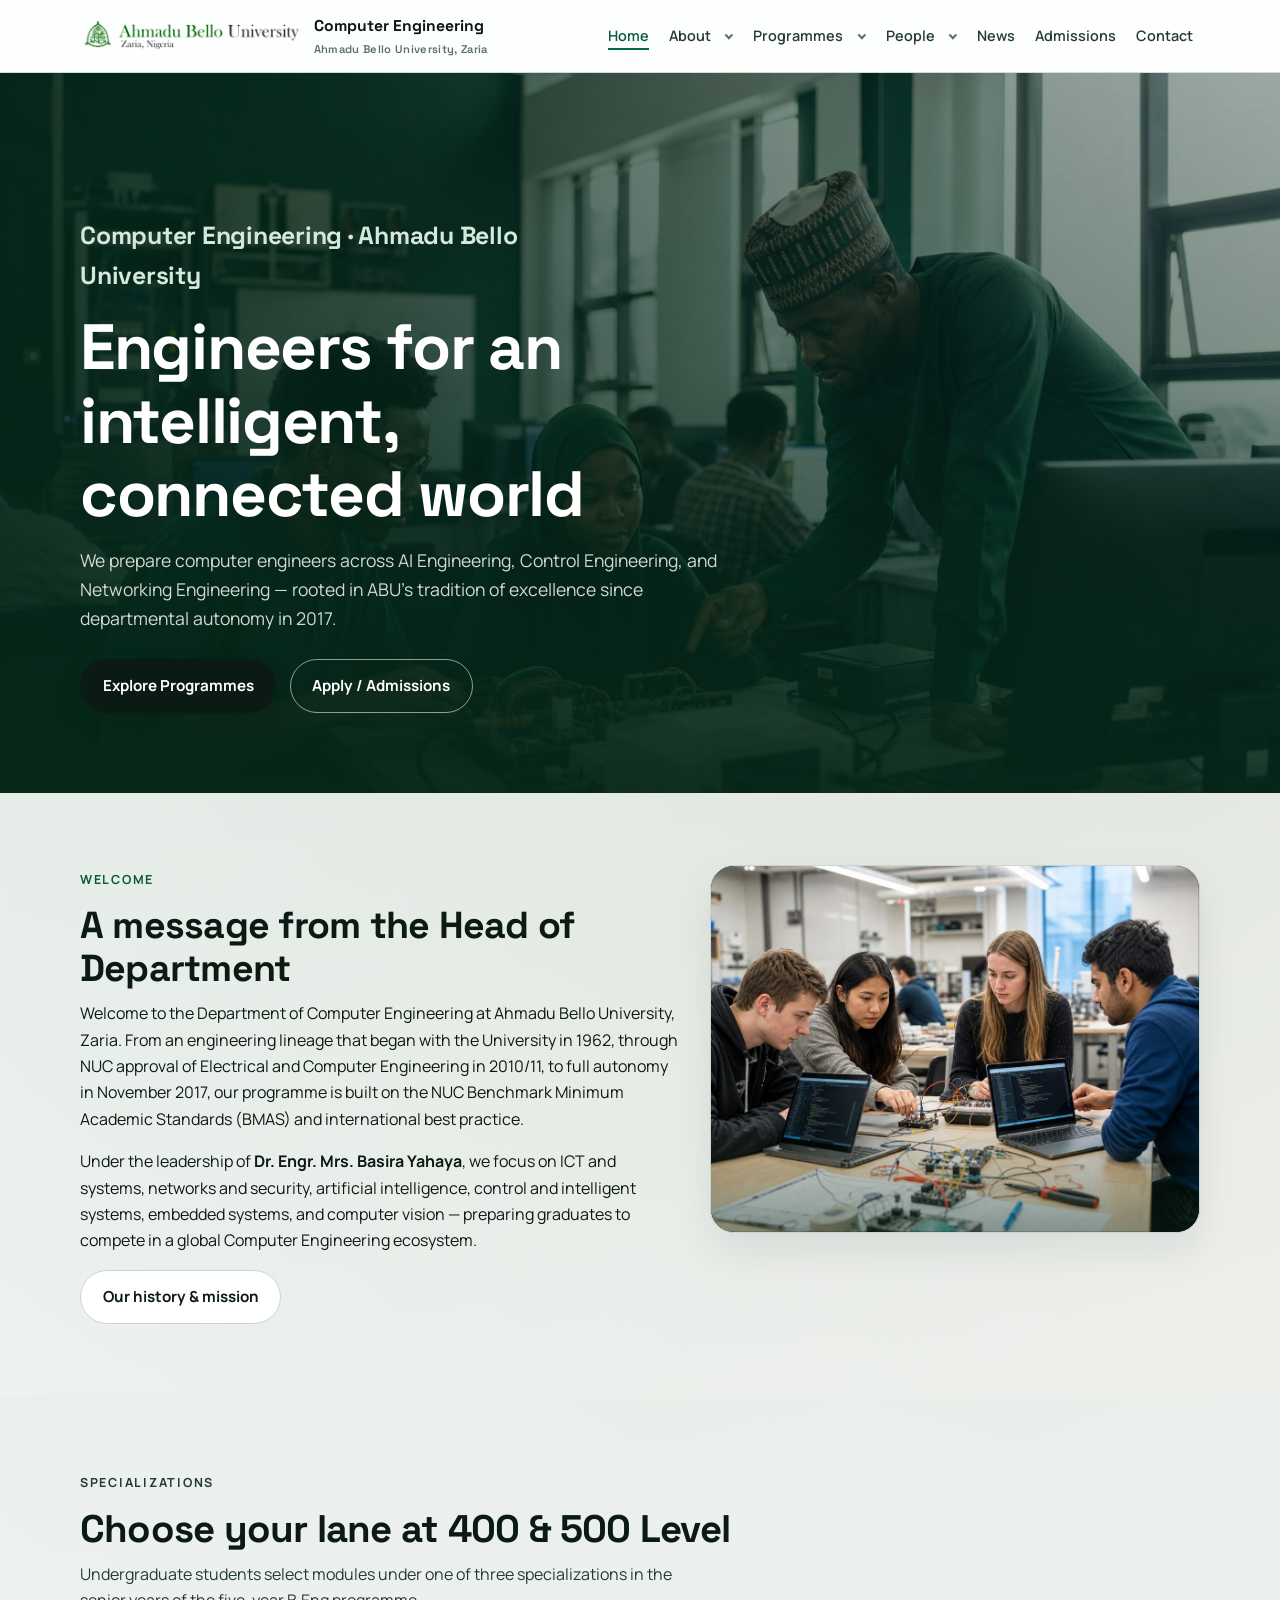
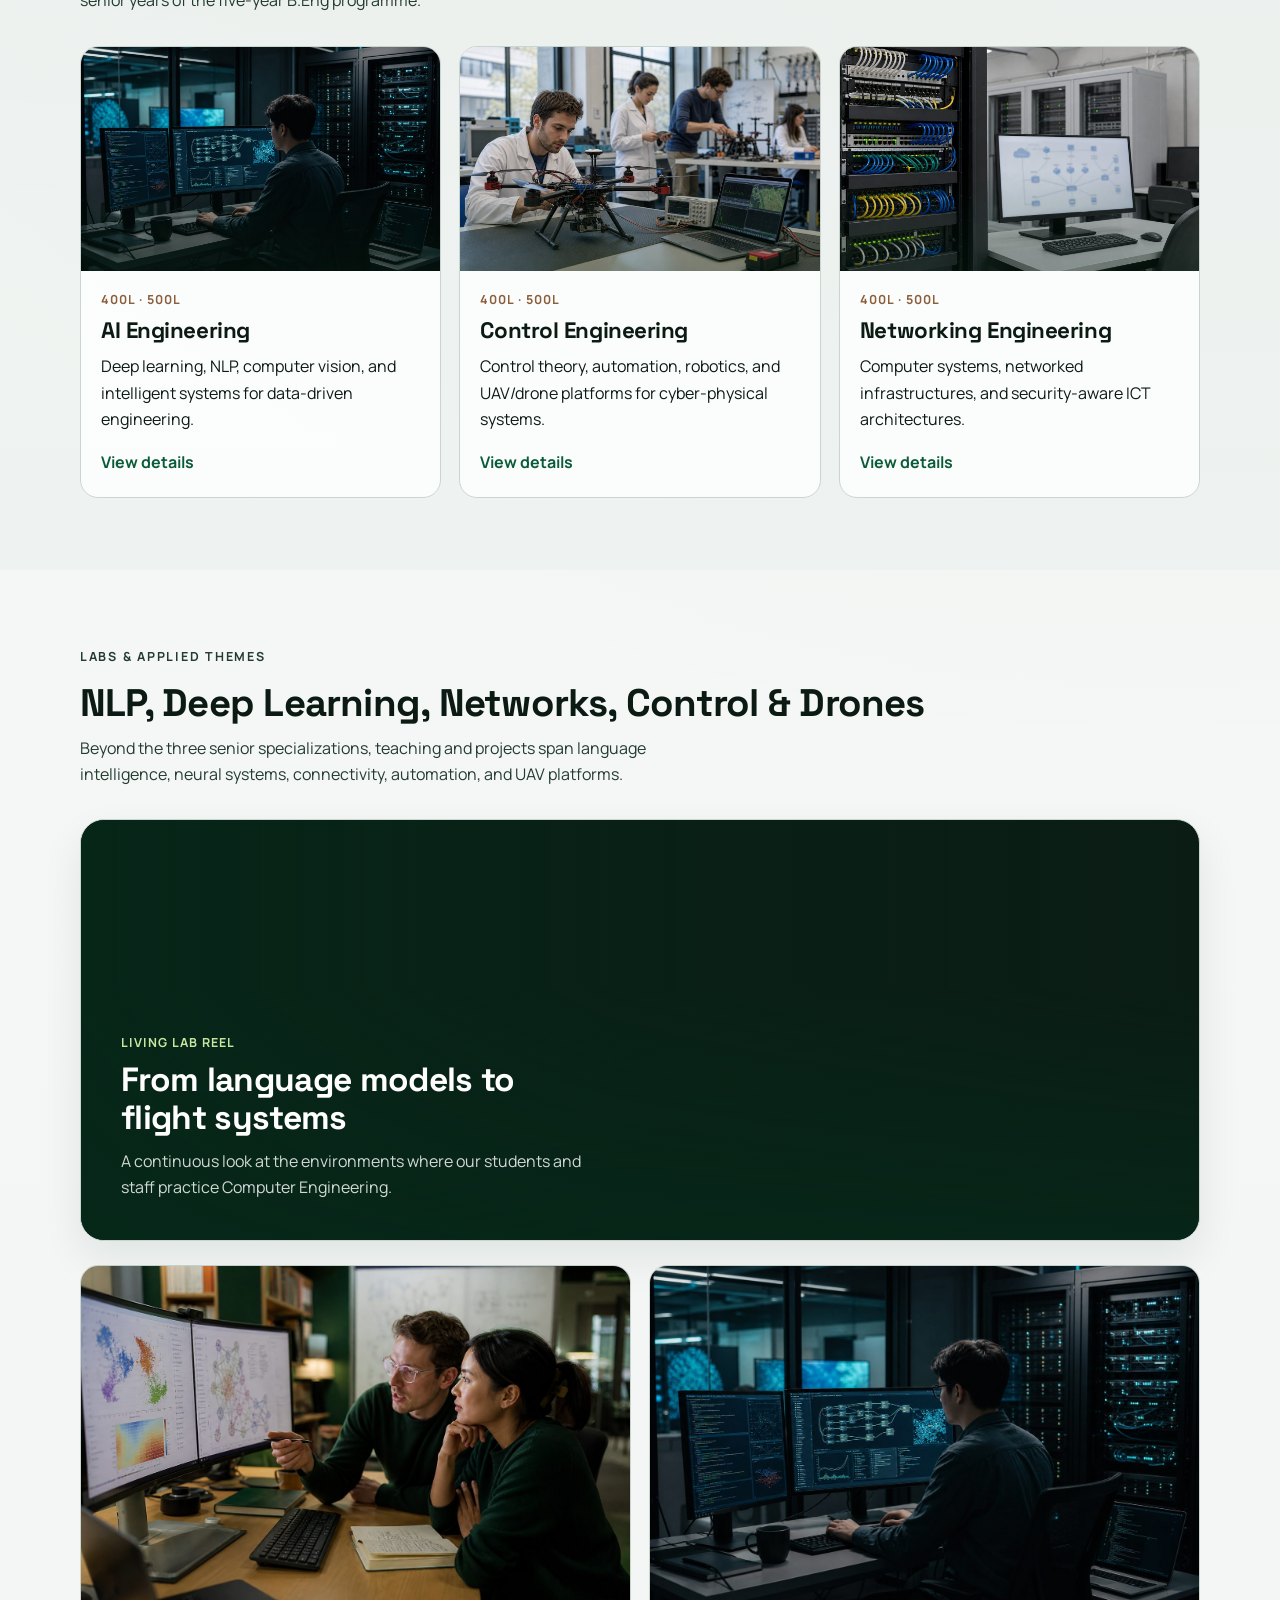
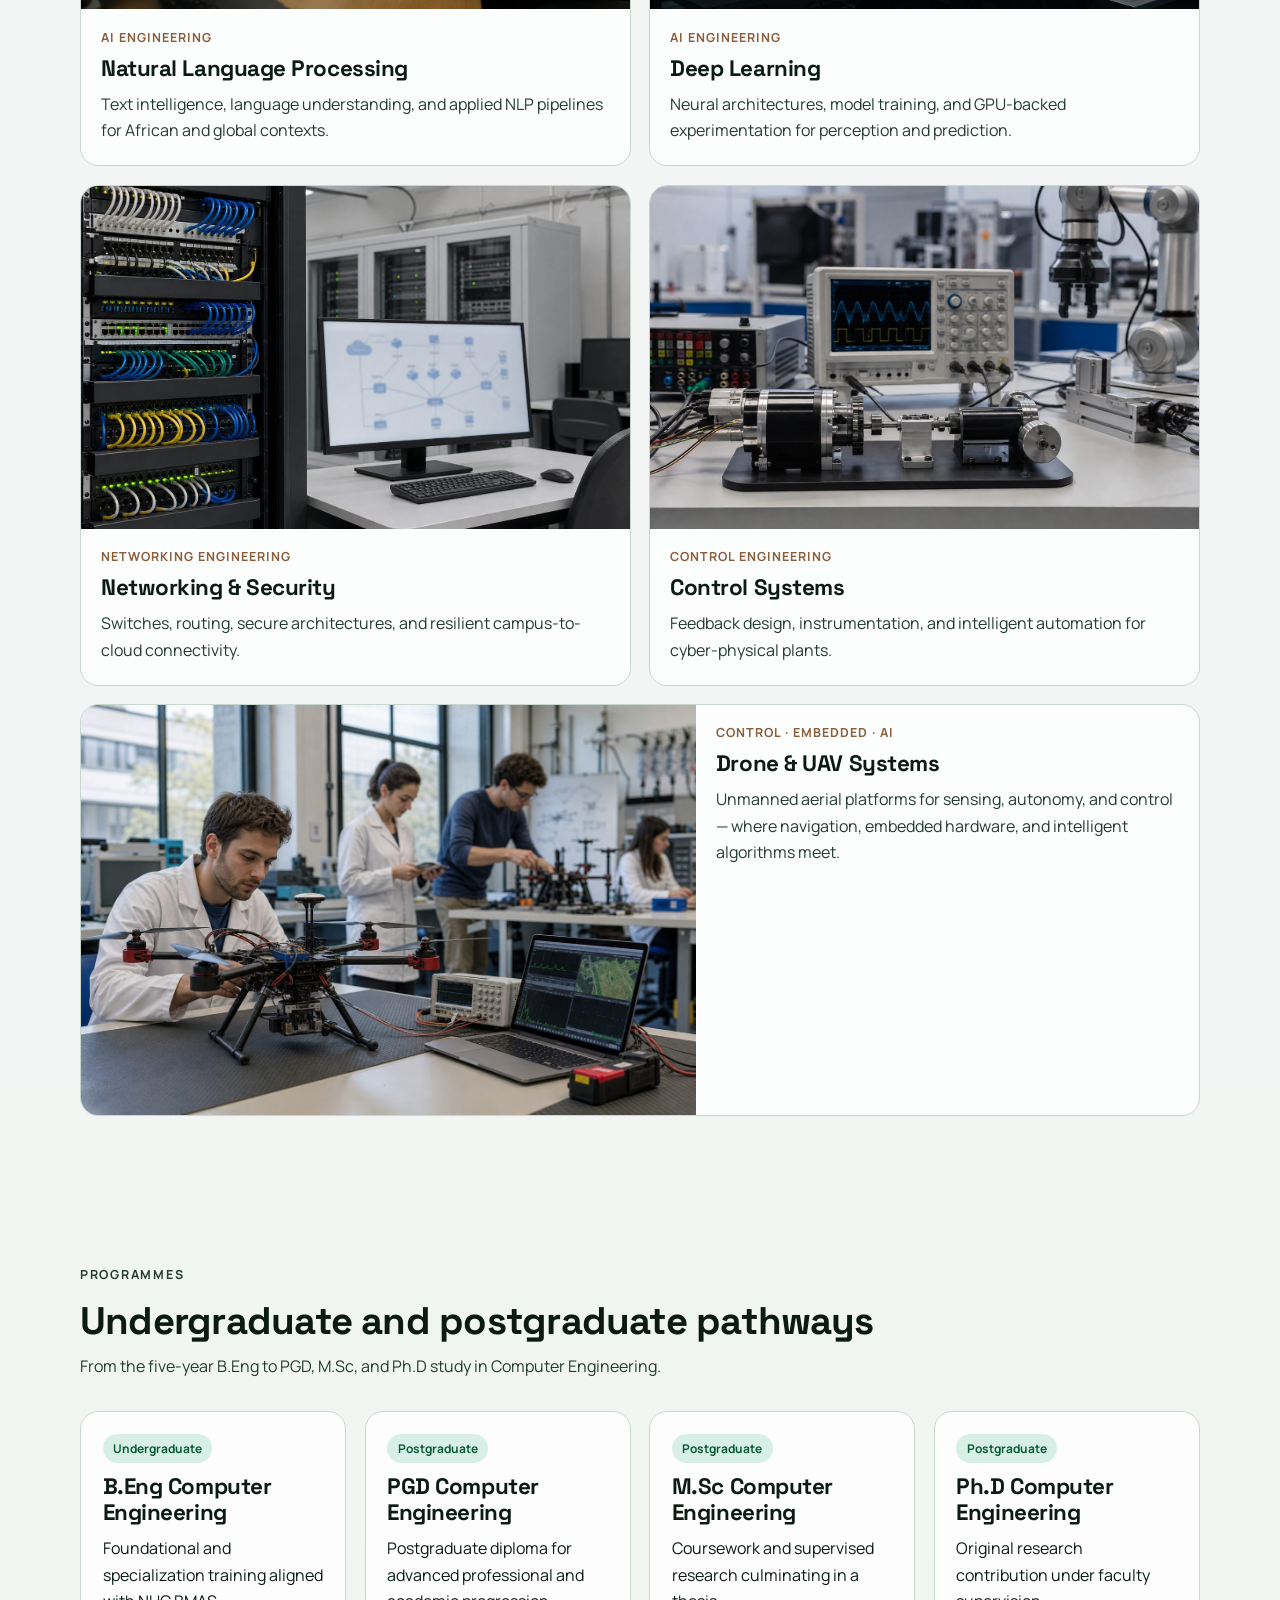
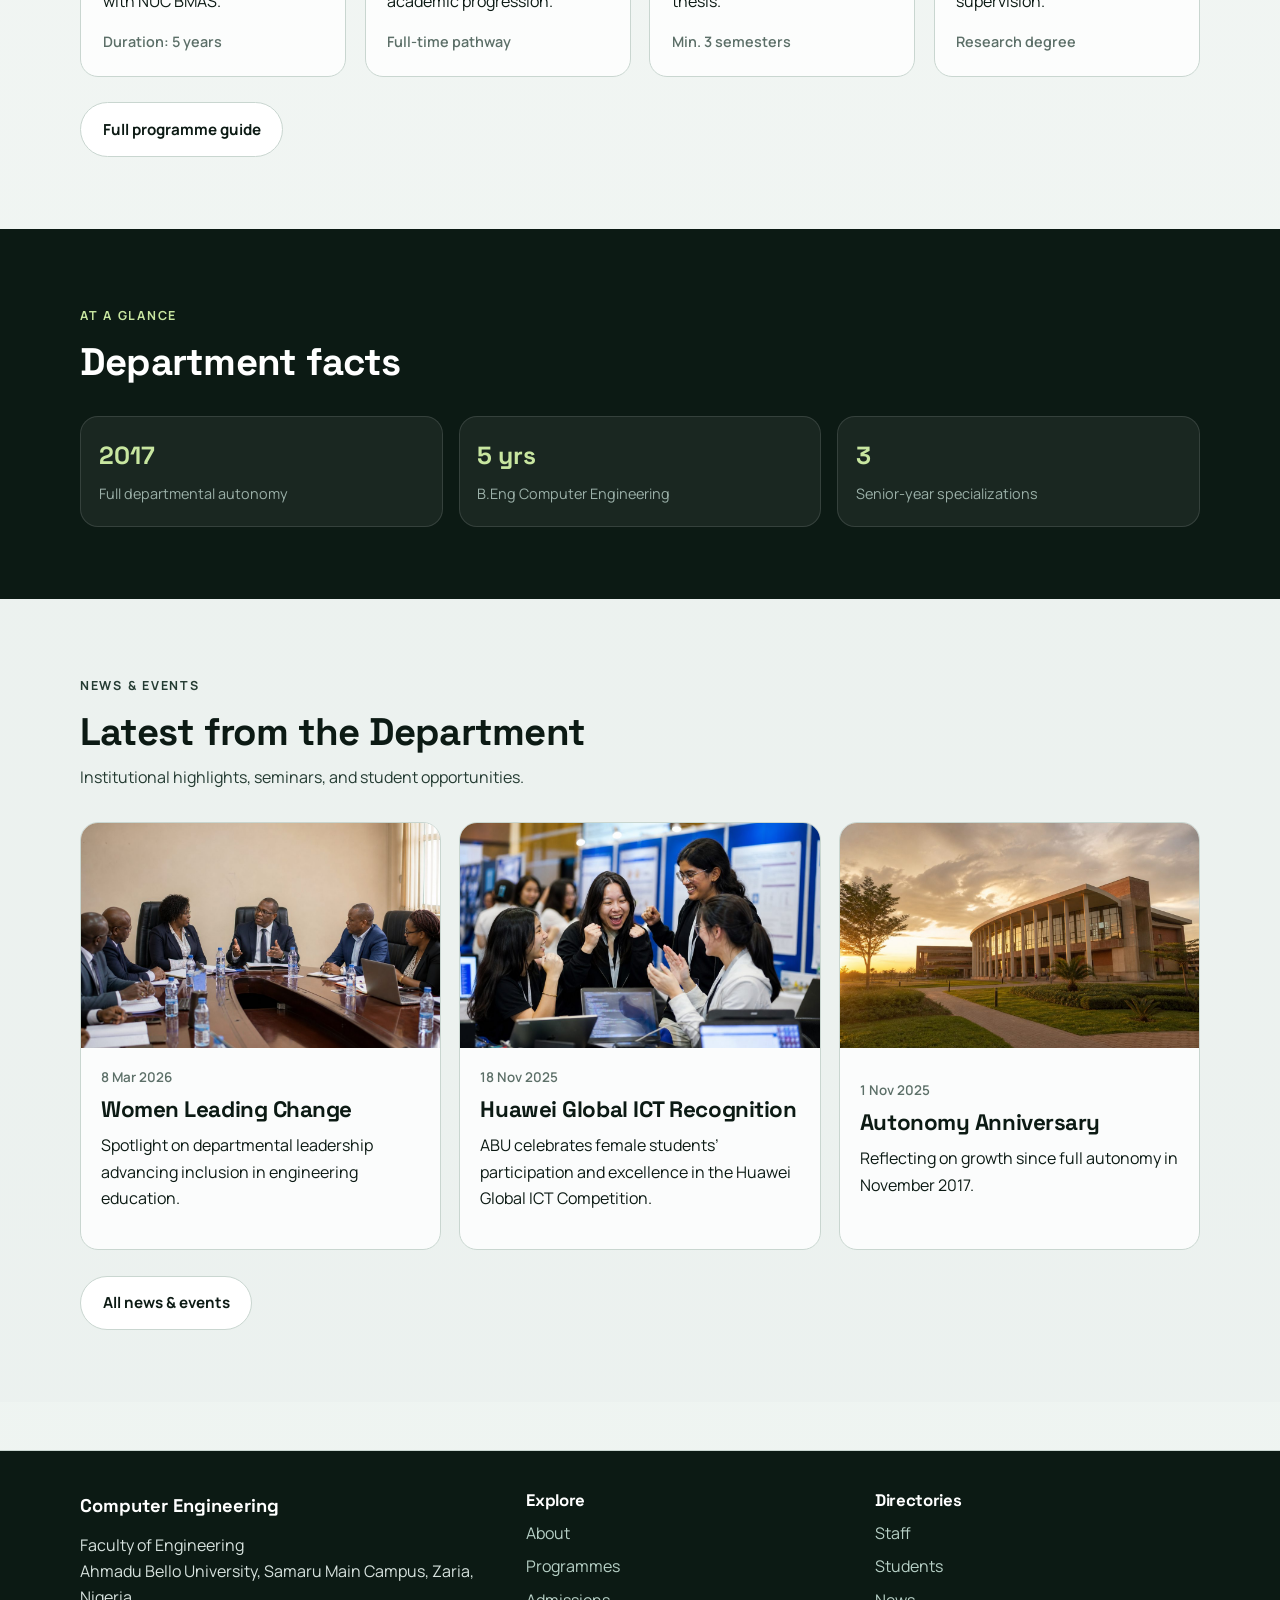
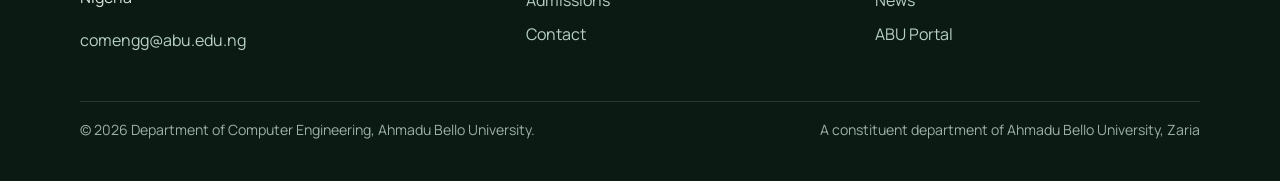
<file: index.html>
<!DOCTYPE html>
<html lang="en">
<head>
  <meta charset="UTF-8">
  <meta name="viewport" content="width=device-width, initial-scale=1">
  <meta name="description" content="Department of Computer Engineering, Ahmadu Bello University, Zaria — shaping engineers in AI, Control, and Networking.">
  <title>Home | Computer Engineering | Ahmadu Bello University</title>
  <link rel="preconnect" href="https://fonts.googleapis.com">
  <link rel="preconnect" href="https://fonts.gstatic.com" crossorigin>
  <link href="https://fonts.googleapis.com/css2?family=Manrope:wght@400;500;600;700;800&family=Space+Grotesk:wght@500;600;700&display=swap" rel="stylesheet">
  <link rel="stylesheet" href="assets/css/styles.css">
  <script type="application/ld+json">
  {
    "@context": "https://schema.org",
    "@type": "CollegeOrUniversity",
    "name": "Ahmadu Bello University",
    "url": "https://abu.edu.ng",
    "department": {
      "@type": "EducationalOrganization",
      "name": "Department of Computer Engineering",
      "email": "comengg@abu.edu.ng",
      "address": {
        "@type": "PostalAddress",
        "streetAddress": "Samaru Main Campus",
        "addressLocality": "Zaria",
        "addressCountry": "NG"
      },
      "parentOrganization": {
        "@type": "CollegeOrUniversity",
        "name": "Ahmadu Bello University, Zaria"
      }
    }
  }
  </script>
</head>
<body>
  <a class="skip-link" href="#main">Skip to content</a>
  <header class="site-header">
    <div class="container nav-bar">
      <a class="brand" href="index.html">
        <img class="brand-logo" src="assets/images/abu-logo.png" alt="Ahmadu Bello University" width="180" height="24">
        <div>
          Computer Engineering
          <span>Ahmadu Bello University, Zaria</span>
        </div>
      </a>
      <input class="nav-toggle" type="checkbox" id="nav-toggle" aria-label="Toggle navigation">
      <label class="nav-toggle-label" for="nav-toggle"><span></span></label>
      <nav class="site-nav" aria-label="Primary">
        <ul>
          <li><a href="index.html" aria-current="page">Home</a></li>
          <li class="has-dropdown">
            <input class="dd-check" type="checkbox" id="dd-about" aria-hidden="true">
            <div class="dd-head">
              <a href="about.html">About</a>
              <label class="dd-toggle" for="dd-about" aria-label="About submenu"></label>
            </div>
            <ul class="dd-menu">
              <li><a href="about.html#about-department">About the Department</a></li>
              <li><a href="about.html#mission">Mission &amp; Vision</a></li>
            </ul>
          </li>
          <li class="has-dropdown">
            <input class="dd-check" type="checkbox" id="dd-programmes" aria-hidden="true">
            <div class="dd-head">
              <a href="programmes.html">Programmes</a>
              <label class="dd-toggle" for="dd-programmes" aria-label="Programmes submenu"></label>
            </div>
            <ul class="dd-menu">
              <li><a href="programmes.html#undergraduate">Undergraduate</a></li>
              <li><a href="programmes.html#postgraduate">Postgraduate</a></li>
              <li><a href="programmes.html#specializations">Specializations</a></li>
            </ul>
          </li>
          <li class="has-dropdown">
            <input class="dd-check" type="checkbox" id="dd-people" aria-hidden="true">
            <div class="dd-head">
              <a href="staff.html">People</a>
              <label class="dd-toggle" for="dd-people" aria-label="People submenu"></label>
            </div>
            <ul class="dd-menu">
              <li><a href="staff.html">Staff Directory</a></li>
              <li><a href="students.html">Student Directory</a></li>
            </ul>
          </li>
          <li><a href="news.html">News</a></li>
          <li><a href="admissions.html">Admissions</a></li>
          <li><a href="contact.html">Contact</a></li>
        </ul>
      </nav>
    </div>
  </header>

  <main id="main">
    <section class="hero" aria-label="Department introduction">
      <div class="hero-media" aria-hidden="true">
        <img src="assets/images/hero.jpg" alt="">
      </div>
      <div class="container hero-content">
        <p class="hero-brand">Computer Engineering · Ahmadu Bello University</p>
        <h1>Engineers for an intelligent, connected world</h1>
        <p class="support">We prepare computer engineers across AI Engineering, Control Engineering, and Networking Engineering — rooted in ABU’s tradition of excellence since departmental autonomy in 2017.</p>
        <div class="btn-row">
          <a class="btn btn-primary" href="programmes.html">Explore Programmes</a>
          <a class="btn btn-secondary" href="admissions.html">Apply / Admissions</a>
        </div>
      </div>
    </section>

    <section class="section section-paper">
      <div class="container split">
        <div>
          <p class="eyebrow">Welcome</p>
          <h2>A message from the Head of Department</h2>
          <p>Welcome to the Department of Computer Engineering at Ahmadu Bello University, Zaria. From an engineering lineage that began with the University in 1962, through NUC approval of Electrical and Computer Engineering in 2010/11, to full autonomy in November 2017, our programme is built on the NUC Benchmark Minimum Academic Standards (BMAS) and international best practice.</p>
          <p>Under the leadership of <strong>Dr. Engr. Mrs. Basira Yahaya</strong>, we focus on ICT and systems, networks and security, artificial intelligence, control and intelligent systems, embedded systems, and computer vision — preparing graduates to compete in a global Computer Engineering ecosystem.</p>
          <a class="btn btn-ghost" href="about.html">Our history &amp; mission</a>
        </div>
        <div class="split-media">
          <img src="assets/images/prog-ug.jpg" alt="Academic programme visual">
        </div>
      </div>
    </section>

    <section class="section section-soft">
      <div class="container">
        <div class="section-head">
          <p class="eyebrow">Specializations</p>
          <h2>Choose your lane at 400 &amp; 500 Level</h2>
          <p>Undergraduate students select modules under one of three specializations in the senior years of the five-year B.Eng programme.</p>
        </div>
        <div class="lanes">
          <article class="lane">
            <div class="lane-visual"><img src="assets/images/focus-deep-learning.jpg" alt=""></div>
            <div class="lane-body">
              <p class="lane-meta">400L · 500L</p>
              <h3>AI Engineering</h3>
              <p>Deep learning, NLP, computer vision, and intelligent systems for data-driven engineering.</p>
              <a href="#modal-ai">View details</a>
            </div>
          </article>
          <article class="lane">
            <div class="lane-visual"><img src="assets/images/focus-drone.jpg" alt=""></div>
            <div class="lane-body">
              <p class="lane-meta">400L · 500L</p>
              <h3>Control Engineering</h3>
              <p>Control theory, automation, robotics, and UAV/drone platforms for cyber-physical systems.</p>
              <a href="#modal-control">View details</a>
            </div>
          </article>
          <article class="lane">
            <div class="lane-visual"><img src="assets/images/focus-networking.jpg" alt=""></div>
            <div class="lane-body">
              <p class="lane-meta">400L · 500L</p>
              <h3>Networking Engineering</h3>
              <p>Computer systems, networked infrastructures, and security-aware ICT architectures.</p>
              <a href="#modal-networking">View details</a>
            </div>
          </article>
        </div>
      </div>
    </section>

    <section class="section section-paper" id="labs-focus">
      <div class="container">
        <div class="section-head">
          <p class="eyebrow">Labs &amp; applied themes</p>
          <h2>NLP, Deep Learning, Networks, Control &amp; Drones</h2>
          <p>Beyond the three senior specializations, teaching and projects span language intelligence, neural systems, connectivity, automation, and UAV platforms.</p>
        </div>

        <div class="focus-showcase">
          <div class="focus-reel" aria-label="Animated lab showcase">
            <div class="focus-reel-slides">
              <img src="assets/images/focus-nlp.jpg" alt="Natural Language Processing lab">
              <img src="assets/images/focus-deep-learning.jpg" alt="Deep Learning workstation">
              <img src="assets/images/focus-networking.jpg" alt="Networking engineering lab">
              <img src="assets/images/focus-control.jpg" alt="Control engineering bench">
              <img src="assets/images/focus-drone.jpg" alt="Drone and UAV systems lab">
            </div>
            <div class="focus-reel-caption">
              <p class="lane-meta">Living lab reel</p>
              <h3>From language models to flight systems</h3>
              <p>A continuous look at the environments where our students and staff practice Computer Engineering.</p>
            </div>
          </div>

          <div class="focus-grid">
            <article class="focus-card">
              <div class="focus-card-media"><img src="assets/images/focus-nlp.jpg" alt=""></div>
              <div class="focus-card-body">
                <p class="lane-meta">AI Engineering</p>
                <h3>Natural Language Processing</h3>
                <p>Text intelligence, language understanding, and applied NLP pipelines for African and global contexts.</p>
              </div>
            </article>
            <article class="focus-card">
              <div class="focus-card-media"><img src="assets/images/focus-deep-learning.jpg" alt=""></div>
              <div class="focus-card-body">
                <p class="lane-meta">AI Engineering</p>
                <h3>Deep Learning</h3>
                <p>Neural architectures, model training, and GPU-backed experimentation for perception and prediction.</p>
              </div>
            </article>
            <article class="focus-card">
              <div class="focus-card-media"><img src="assets/images/focus-networking.jpg" alt=""></div>
              <div class="focus-card-body">
                <p class="lane-meta">Networking Engineering</p>
                <h3>Networking &amp; Security</h3>
                <p>Switches, routing, secure architectures, and resilient campus-to-cloud connectivity.</p>
              </div>
            </article>
            <article class="focus-card">
              <div class="focus-card-media"><img src="assets/images/focus-control.jpg" alt=""></div>
              <div class="focus-card-body">
                <p class="lane-meta">Control Engineering</p>
                <h3>Control Systems</h3>
                <p>Feedback design, instrumentation, and intelligent automation for cyber-physical plants.</p>
              </div>
            </article>
            <article class="focus-card focus-card-wide">
              <div class="focus-card-media"><img src="assets/images/focus-drone.jpg" alt=""></div>
              <div class="focus-card-body">
                <p class="lane-meta">Control · Embedded · AI</p>
                <h3>Drone &amp; UAV Systems</h3>
                <p>Unmanned aerial platforms for sensing, autonomy, and control — where navigation, embedded hardware, and intelligent algorithms meet.</p>
              </div>
            </article>
          </div>
        </div>
      </div>
    </section>

    <section class="section section-paper">
      <div class="container">
        <div class="section-head">
          <p class="eyebrow">Programmes</p>
          <h2>Undergraduate and postgraduate pathways</h2>
          <p>From the five-year B.Eng to PGD, M.Sc, and Ph.D study in Computer Engineering.</p>
        </div>
        <div class="prog-grid four">
          <article class="prog-card">
            <span class="tag">Undergraduate</span>
            <h3>B.Eng Computer Engineering</h3>
            <p>Foundational and specialization training aligned with NUC BMAS.</p>
            <p class="duration">Duration: 5 years</p>
          </article>
          <article class="prog-card">
            <span class="tag">Postgraduate</span>
            <h3>PGD Computer Engineering</h3>
            <p>Postgraduate diploma for advanced professional and academic progression.</p>
            <p class="duration">Full-time pathway</p>
          </article>
          <article class="prog-card">
            <span class="tag">Postgraduate</span>
            <h3>M.Sc Computer Engineering</h3>
            <p>Coursework and supervised research culminating in a thesis.</p>
            <p class="duration">Min. 3 semesters</p>
          </article>
          <article class="prog-card">
            <span class="tag">Postgraduate</span>
            <h3>Ph.D Computer Engineering</h3>
            <p>Original research contribution under faculty supervision.</p>
            <p class="duration">Research degree</p>
          </article>
        </div>
        <div class="btn-row">
          <a class="btn btn-ghost" href="programmes.html">Full programme guide</a>
        </div>
      </div>
    </section>

    <section class="section section-ink">
      <div class="container">
        <div class="section-head">
          <p class="eyebrow">At a glance</p>
          <h2>Department facts</h2>
        </div>
        <div class="stats">
          <div class="stat"><strong>2017</strong><span>Full departmental autonomy</span></div>
          <div class="stat"><strong>5 yrs</strong><span>B.Eng Computer Engineering</span></div>
          <div class="stat"><strong>3</strong><span>Senior-year specializations</span></div>
        </div>
      </div>
    </section>

    <section class="section section-soft">
      <div class="container">
        <div class="section-head">
          <p class="eyebrow">News &amp; Events</p>
          <h2>Latest from the Department</h2>
          <p>Institutional highlights, seminars, and student opportunities.</p>
        </div>
        <div class="news-strip">
          <a class="news-item" href="news.html#news-001">
            <div class="news-item-media"><img src="assets/images/news-leadership.jpg" alt=""></div>
            <div class="news-item-body">
              <time datetime="2026-03-08">8 Mar 2026</time>
              <h3>Women Leading Change</h3>
              <p>Spotlight on departmental leadership advancing inclusion in engineering education.</p>
            </div>
          </a>
          <a class="news-item" href="news.html#news-002">
            <div class="news-item-media"><img src="assets/images/news-huawei.jpg" alt=""></div>
            <div class="news-item-body">
              <time datetime="2025-11-18">18 Nov 2025</time>
              <h3>Huawei Global ICT Recognition</h3>
              <p>ABU celebrates female students’ participation and excellence in the Huawei Global ICT Competition.</p>
            </div>
          </a>
          <a class="news-item" href="news.html#news-003">
            <div class="news-item-media"><img src="assets/images/news-autonomy.jpg" alt=""></div>
            <div class="news-item-body">
              <time datetime="2025-11-01">1 Nov 2025</time>
              <h3>Autonomy Anniversary</h3>
              <p>Reflecting on growth since full autonomy in November 2017.</p>
            </div>
          </a>
        </div>
        <div class="btn-row">
          <a class="btn btn-ghost" href="news.html">All news &amp; events</a>
        </div>
      </div>
    </section>
  </main>

  <!-- CSS-only specialization modals -->
  <div class="modal" id="modal-ai" role="dialog" aria-labelledby="modal-ai-title">
    <a class="modal-overlay" href="#close" aria-label="Close dialog"></a>
    <div class="modal-panel">
      <a class="modal-close" href="#close" aria-label="Close">×</a>
      <div class="modal-visual"><img src="assets/images/focus-deep-learning.jpg" alt=""></div>
      <p class="lane-meta">Specialization</p>
      <h2 id="modal-ai-title">AI Engineering</h2>
      <p>Covers artificial intelligence with strong pathways in <strong>Deep Learning</strong>, <strong>Natural Language Processing</strong>, computer vision, and intelligent systems. Graduates design and evaluate AI-enabled solutions for industry, research, and public-sector use.</p>
      <p class="muted">Available for selection at 400 Level and 500 Level.</p>
      <div class="modal-actions">
        <a class="btn btn-primary" href="programmes.html#ai-engineering">Full programme details</a>
        <a class="btn btn-ghost" href="#close">Close</a>
      </div>
    </div>
  </div>

  <div class="modal" id="modal-control" role="dialog" aria-labelledby="modal-control-title">
    <a class="modal-overlay" href="#close" aria-label="Close dialog"></a>
    <div class="modal-panel">
      <a class="modal-close" href="#close" aria-label="Close">×</a>
      <div class="modal-visual"><img src="assets/images/focus-drone.jpg" alt=""></div>
      <p class="lane-meta">Specialization</p>
      <h2 id="modal-control-title">Control Engineering</h2>
      <p>Covers control theory, intelligent systems, automation, robotics, embedded control, and <strong>drone / UAV platforms</strong>. Students model, analyse, and design feedback systems for cyber-physical and autonomous applications.</p>
      <p class="muted">Available for selection at 400 Level and 500 Level.</p>
      <div class="modal-actions">
        <a class="btn btn-primary" href="programmes.html#control-engineering">Full programme details</a>
        <a class="btn btn-ghost" href="#close">Close</a>
      </div>
    </div>
  </div>

  <div class="modal" id="modal-networking" role="dialog" aria-labelledby="modal-networking-title">
    <a class="modal-overlay" href="#close" aria-label="Close dialog"></a>
    <div class="modal-panel">
      <a class="modal-close" href="#close" aria-label="Close">×</a>
      <div class="modal-visual"><img src="assets/images/focus-networking.jpg" alt=""></div>
      <p class="lane-meta">Specialization</p>
      <h2 id="modal-networking-title">Networking Engineering</h2>
      <p>Emphasises computer systems, networked infrastructures, <strong>network security</strong>, and scalable ICT architectures — from campus switching fabrics to secure digital services.</p>
      <p class="muted">Available for selection at 400 Level and 500 Level.</p>
      <div class="modal-actions">
        <a class="btn btn-primary" href="programmes.html#networking-engineering">Full programme details</a>
        <a class="btn btn-ghost" href="#close">Close</a>
      </div>
    </div>
  </div>

  <footer class="site-footer">
    <div class="container footer-grid">
      <div>
        <p class="footer-brand">Computer Engineering</p>
        <p>Faculty of Engineering<br>Ahmadu Bello University, Samaru Main Campus, Zaria, Nigeria</p>
        <p><a href="mailto:comengg@abu.edu.ng">comengg@abu.edu.ng</a></p>
      </div>
      <div>
        <h3>Explore</h3>
        <ul class="footer-links">
          <li><a href="about.html">About</a></li>
          <li><a href="programmes.html">Programmes</a></li>
          <li><a href="admissions.html">Admissions</a></li>
          <li><a href="contact.html">Contact</a></li>
        </ul>
      </div>
      <div>
        <h3>Directories</h3>
        <ul class="footer-links">
          <li><a href="staff.html">Staff</a></li>
          <li><a href="students.html">Students</a></li>
          <li><a href="news.html">News</a></li>
          <li><a href="https://abu.edu.ng" rel="noopener">ABU Portal</a></li>
        </ul>
      </div>
    </div>
    <div class="container footer-bottom">
      <p>&copy; 2026 Department of Computer Engineering, Ahmadu Bello University.</p>
      <p class="abu-credit">A constituent department of Ahmadu Bello University, Zaria</p>
    </div>
  </footer>
</body>
</html>
</file>
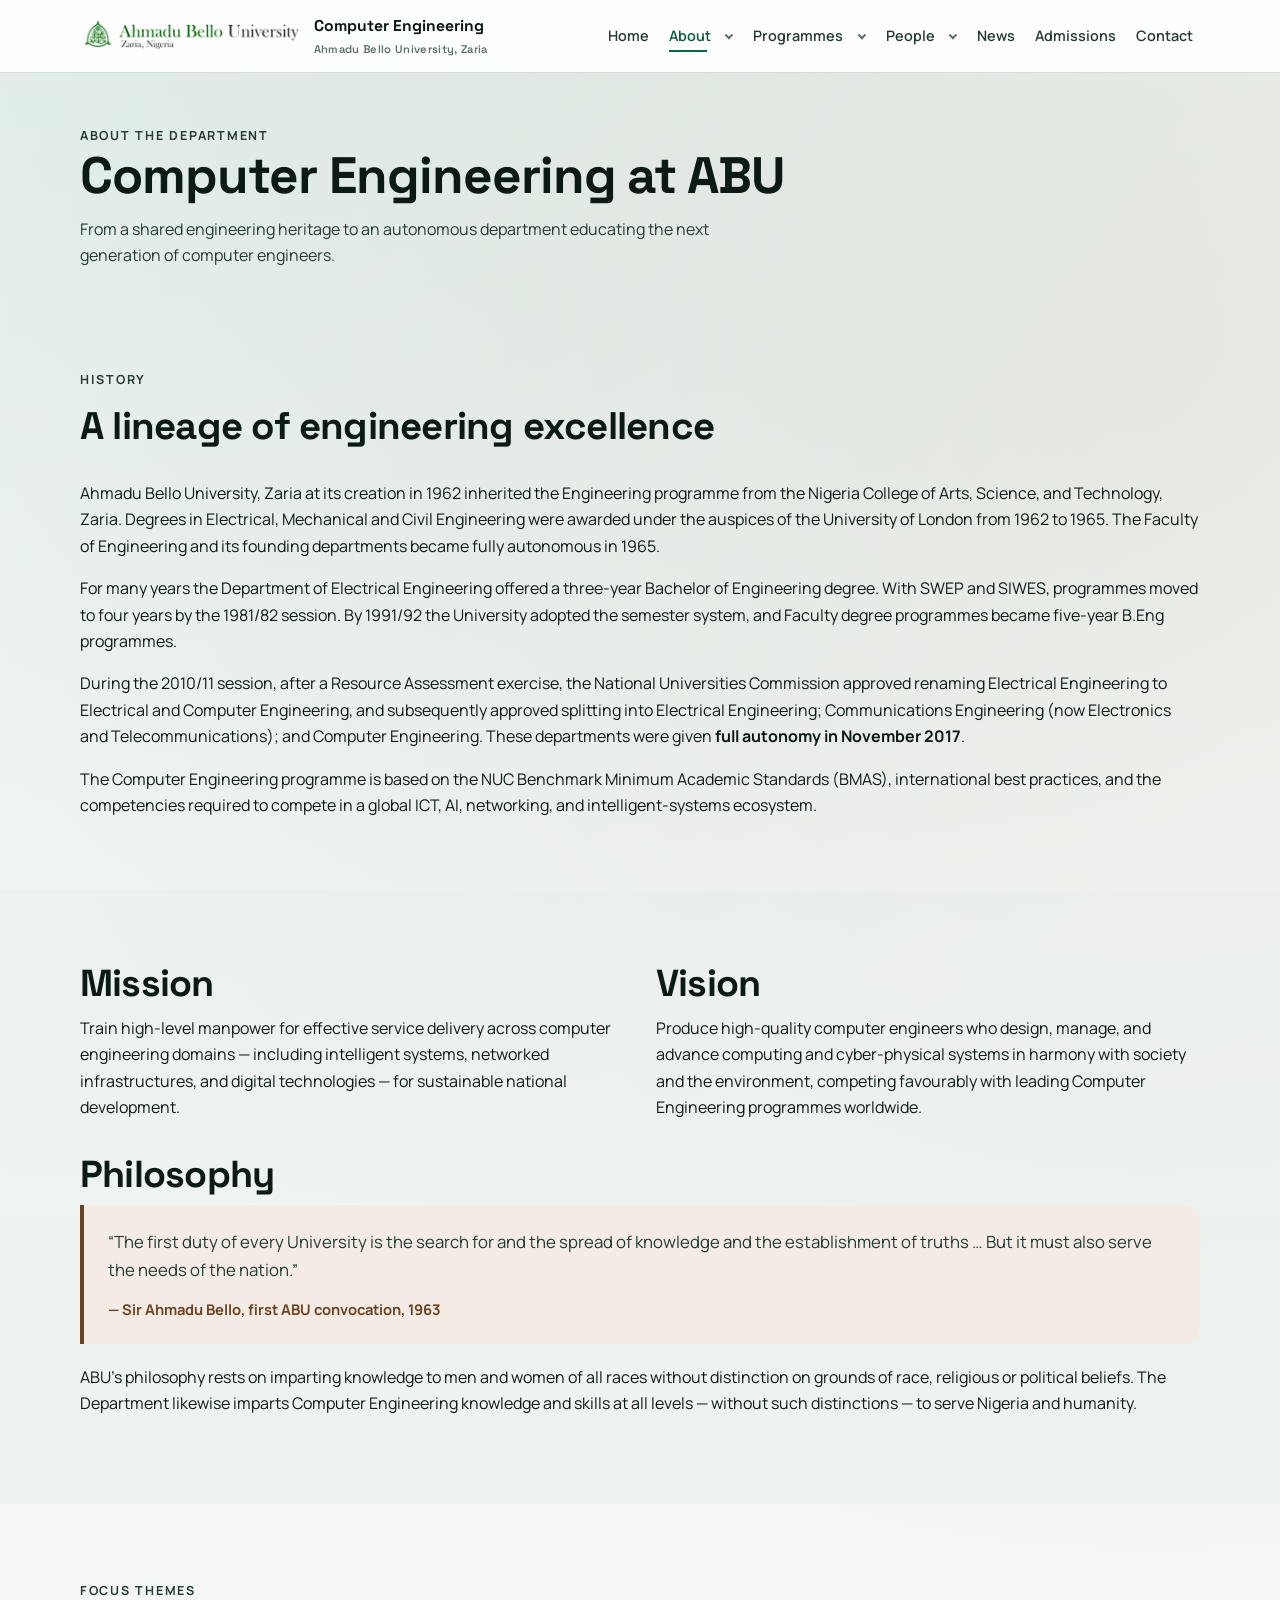
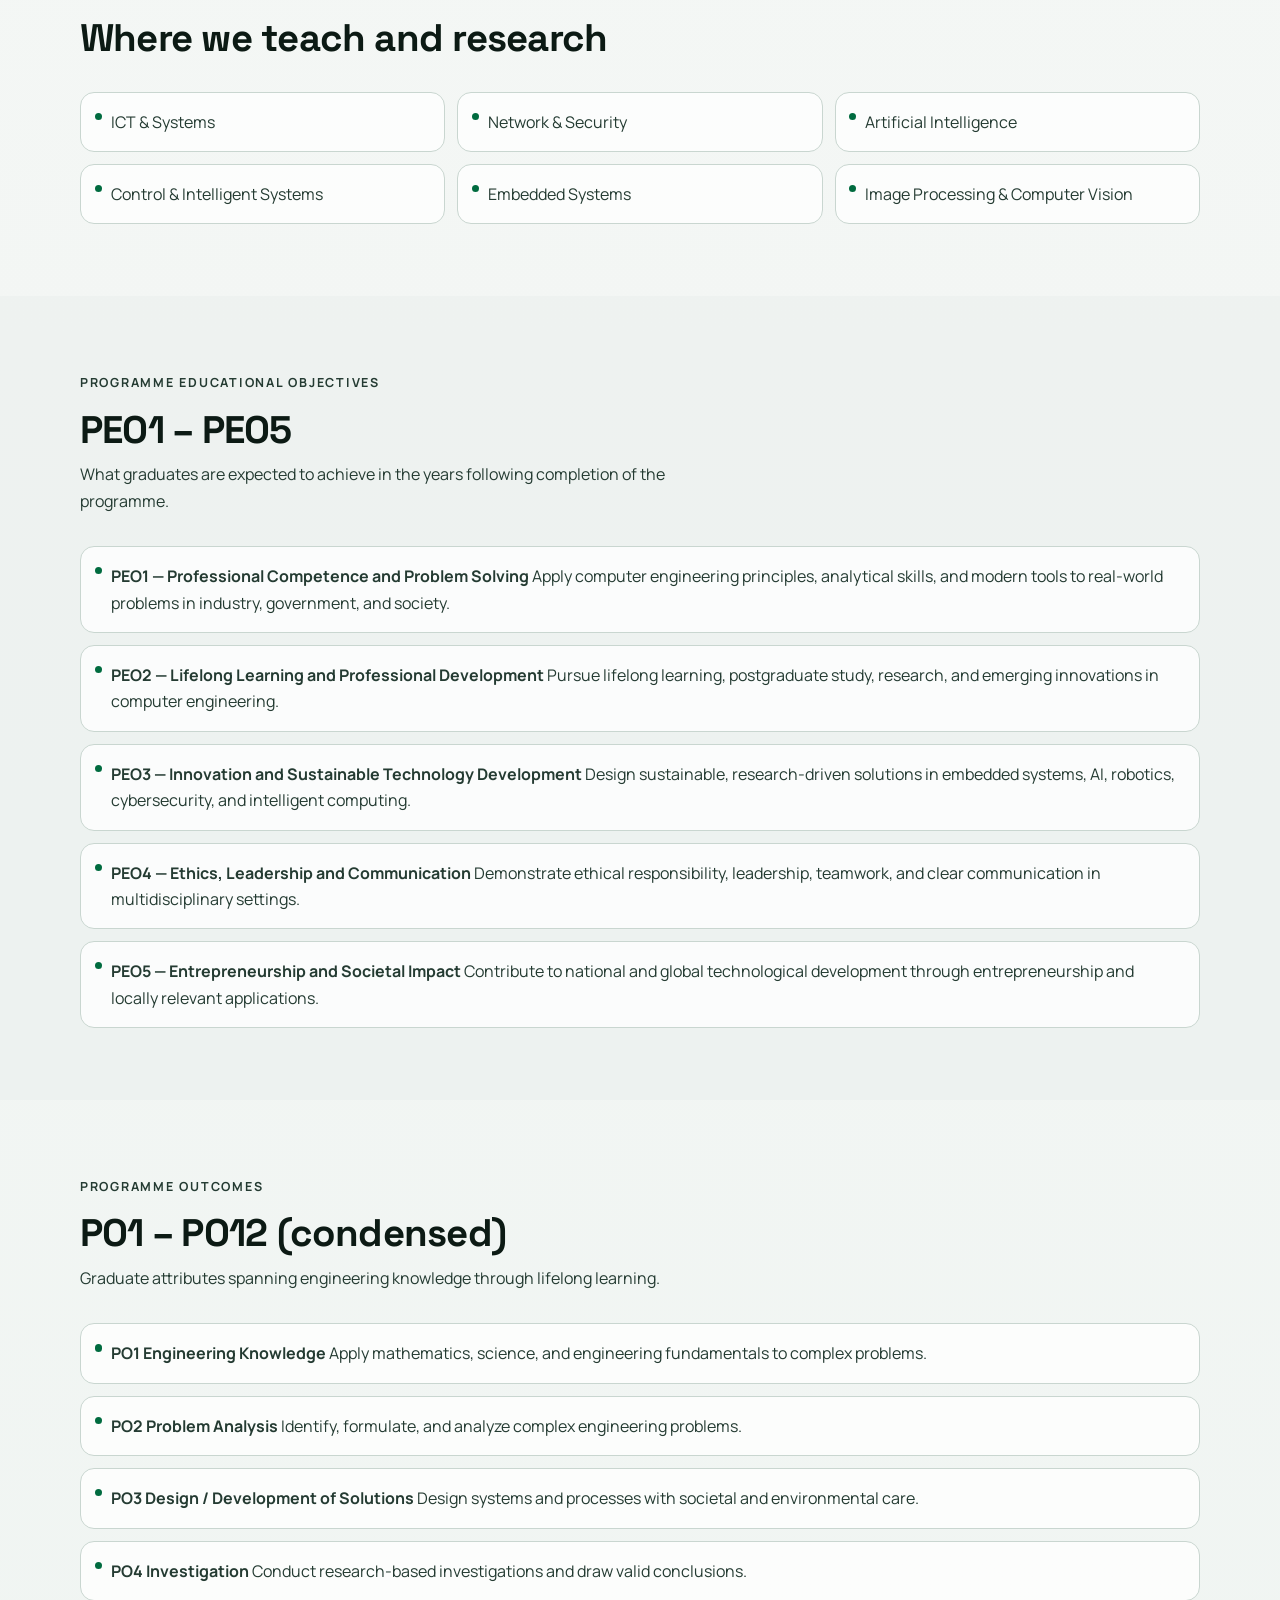
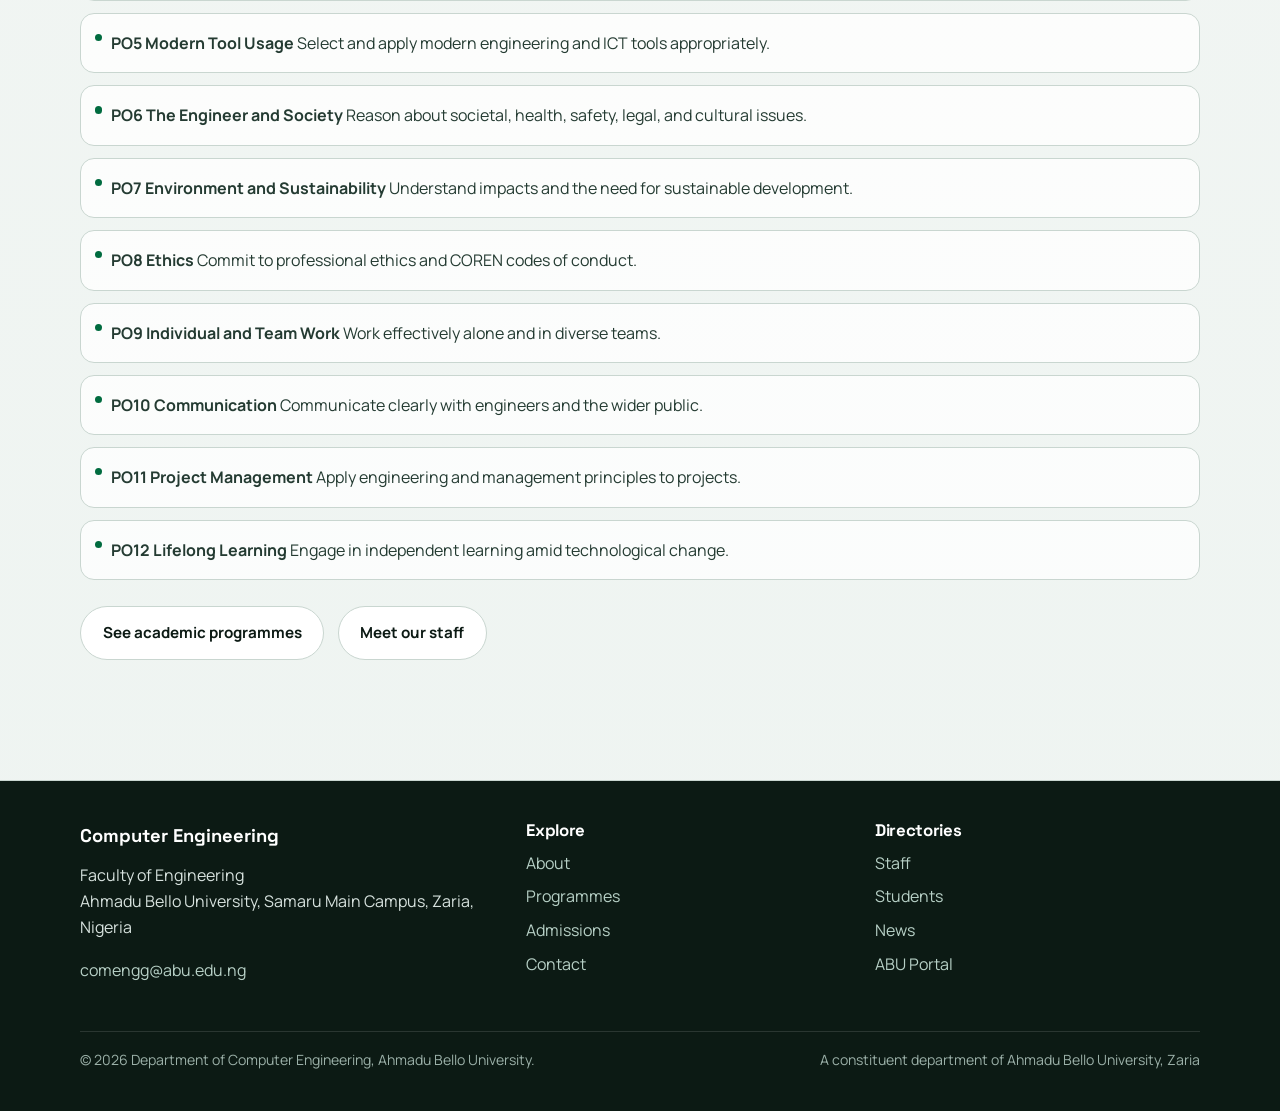
<file: about.html>
<!DOCTYPE html>
<html lang="en">
<head>
  <meta charset="UTF-8">
  <meta name="viewport" content="width=device-width, initial-scale=1">
  <meta name="description" content="History, mission, vision, philosophy, PEOs and programme focus of the Department of Computer Engineering, ABU Zaria.">
  <title>About | Computer Engineering | Ahmadu Bello University</title>
  <link rel="preconnect" href="https://fonts.googleapis.com">
  <link rel="preconnect" href="https://fonts.gstatic.com" crossorigin>
  <link href="https://fonts.googleapis.com/css2?family=Manrope:wght@400;500;600;700;800&family=Space+Grotesk:wght@500;600;700&display=swap" rel="stylesheet">
  <link rel="stylesheet" href="assets/css/styles.css">
  <script type="application/ld+json">
  {
    "@context": "https://schema.org",
    "@type": "AboutPage",
    "name": "About the Department of Computer Engineering",
    "isPartOf": {
      "@type": "EducationalOrganization",
      "name": "Department of Computer Engineering, Ahmadu Bello University, Zaria",
      "email": "comengg@abu.edu.ng"
    },
    "about": {
      "@type": "EducationalOrganization",
      "name": "Department of Computer Engineering",
      "foundingDate": "2017-11",
      "parentOrganization": {
        "@type": "CollegeOrUniversity",
        "name": "Ahmadu Bello University"
      }
    }
  }
  </script>
</head>
<body>
  <a class="skip-link" href="#main">Skip to content</a>
  <header class="site-header">
    <div class="container nav-bar">
      <a class="brand" href="index.html">
        <img class="brand-logo" src="assets/images/abu-logo.png" alt="Ahmadu Bello University" width="180" height="24">
        <div>
          Computer Engineering
          <span>Ahmadu Bello University, Zaria</span>
        </div>
      </a>
      <input class="nav-toggle" type="checkbox" id="nav-toggle" aria-label="Toggle navigation">
      <label class="nav-toggle-label" for="nav-toggle"><span></span></label>
      <nav class="site-nav" aria-label="Primary">
        <ul>
          <li><a href="index.html">Home</a></li>
          <li class="has-dropdown">
            <input class="dd-check" type="checkbox" id="dd-about" aria-hidden="true">
            <div class="dd-head">
              <a href="about.html" aria-current="page">About</a>
              <label class="dd-toggle" for="dd-about" aria-label="About submenu"></label>
            </div>
            <ul class="dd-menu">
              <li><a href="about.html#about-department">About the Department</a></li>
              <li><a href="about.html#mission">Mission &amp; Vision</a></li>
            </ul>
          </li>
          <li class="has-dropdown">
            <input class="dd-check" type="checkbox" id="dd-programmes" aria-hidden="true">
            <div class="dd-head">
              <a href="programmes.html">Programmes</a>
              <label class="dd-toggle" for="dd-programmes" aria-label="Programmes submenu"></label>
            </div>
            <ul class="dd-menu">
              <li><a href="programmes.html#undergraduate">Undergraduate</a></li>
              <li><a href="programmes.html#postgraduate">Postgraduate</a></li>
              <li><a href="programmes.html#specializations">Specializations</a></li>
            </ul>
          </li>
          <li class="has-dropdown">
            <input class="dd-check" type="checkbox" id="dd-people" aria-hidden="true">
            <div class="dd-head">
              <a href="staff.html">People</a>
              <label class="dd-toggle" for="dd-people" aria-label="People submenu"></label>
            </div>
            <ul class="dd-menu">
              <li><a href="staff.html">Staff Directory</a></li>
              <li><a href="students.html">Student Directory</a></li>
            </ul>
          </li>
          <li><a href="news.html">News</a></li>
          <li><a href="admissions.html">Admissions</a></li>
          <li><a href="contact.html">Contact</a></li>
        </ul>
      </nav>
    </div>
  </header>

  <main id="main">
    <header class="page-hero">
      <div class="container">
        <p class="eyebrow">About the Department</p>
        <h1>Computer Engineering at ABU</h1>
        <p>From a shared engineering heritage to an autonomous department educating the next generation of computer engineers.</p>
      </div>
    </header>

    <section class="section section-paper" id="about-department">
      <div class="container">
        <div class="section-head">
          <p class="eyebrow">History</p>
          <h2>A lineage of engineering excellence</h2>
        </div>
        <div class="prose-block">
          <p>Ahmadu Bello University, Zaria at its creation in 1962 inherited the Engineering programme from the Nigeria College of Arts, Science, and Technology, Zaria. Degrees in Electrical, Mechanical and Civil Engineering were awarded under the auspices of the University of London from 1962 to 1965. The Faculty of Engineering and its founding departments became fully autonomous in 1965.</p>
          <p>For many years the Department of Electrical Engineering offered a three-year Bachelor of Engineering degree. With SWEP and SIWES, programmes moved to four years by the 1981/82 session. By 1991/92 the University adopted the semester system, and Faculty degree programmes became five-year B.Eng programmes.</p>
          <p>During the 2010/11 session, after a Resource Assessment exercise, the National Universities Commission approved renaming Electrical Engineering to Electrical and Computer Engineering, and subsequently approved splitting into Electrical Engineering; Communications Engineering (now Electronics and Telecommunications); and Computer Engineering. These departments were given <strong>full autonomy in November 2017</strong>.</p>
          <p>The Computer Engineering programme is based on the NUC Benchmark Minimum Academic Standards (BMAS), international best practices, and the competencies required to compete in a global ICT, AI, networking, and intelligent-systems ecosystem.</p>
        </div>
      </div>
    </section>

    <section class="section section-soft" id="mission">
      <div class="container two-col">
        <article class="prose-block">
          <h2>Mission</h2>
          <p>Train high-level manpower for effective service delivery across computer engineering domains — including intelligent systems, networked infrastructures, and digital technologies — for sustainable national development.</p>
        </article>
        <article class="prose-block">
          <h2>Vision</h2>
          <p>Produce high-quality computer engineers who design, manage, and advance computing and cyber-physical systems in harmony with society and the environment, competing favourably with leading Computer Engineering programmes worldwide.</p>
        </article>
      </div>
      <div class="container container--follow">
        <h2>Philosophy</h2>
        <blockquote class="quote">
          “The first duty of every University is the search for and the spread of knowledge and the establishment of truths … But it must also serve the needs of the nation.”
          <cite>— Sir Ahmadu Bello, first ABU convocation, 1963</cite>
        </blockquote>
        <p class="prose-gap">ABU’s philosophy rests on imparting knowledge to men and women of all races without distinction on grounds of race, religious or political beliefs. The Department likewise imparts Computer Engineering knowledge and skills at all levels — without such distinctions — to serve Nigeria and humanity.</p>
      </div>
    </section>

    <section class="section section-paper">
      <div class="container">
        <div class="section-head">
          <p class="eyebrow">Focus themes</p>
          <h2>Where we teach and research</h2>
        </div>
        <ul class="theme-list">
          <li>ICT &amp; Systems</li>
          <li>Network &amp; Security</li>
          <li>Artificial Intelligence</li>
          <li>Control &amp; Intelligent Systems</li>
          <li>Embedded Systems</li>
          <li>Image Processing &amp; Computer Vision</li>
        </ul>
      </div>
    </section>

    <section class="section section-soft">
      <div class="container">
        <div class="section-head">
          <p class="eyebrow">Programme Educational Objectives</p>
          <h2>PEO1 – PEO5</h2>
          <p>What graduates are expected to achieve in the years following completion of the programme.</p>
        </div>
        <ul class="peo-list">
          <li><strong>PEO1 — Professional Competence and Problem Solving</strong> Apply computer engineering principles, analytical skills, and modern tools to real-world problems in industry, government, and society.</li>
          <li><strong>PEO2 — Lifelong Learning and Professional Development</strong> Pursue lifelong learning, postgraduate study, research, and emerging innovations in computer engineering.</li>
          <li><strong>PEO3 — Innovation and Sustainable Technology Development</strong> Design sustainable, research-driven solutions in embedded systems, AI, robotics, cybersecurity, and intelligent computing.</li>
          <li><strong>PEO4 — Ethics, Leadership and Communication</strong> Demonstrate ethical responsibility, leadership, teamwork, and clear communication in multidisciplinary settings.</li>
          <li><strong>PEO5 — Entrepreneurship and Societal Impact</strong> Contribute to national and global technological development through entrepreneurship and locally relevant applications.</li>
        </ul>
      </div>
    </section>

    <section class="section section-paper">
      <div class="container">
        <div class="section-head">
          <p class="eyebrow">Programme Outcomes</p>
          <h2>PO1 – PO12 (condensed)</h2>
          <p>Graduate attributes spanning engineering knowledge through lifelong learning.</p>
        </div>
        <ul class="outcome-list">
          <li><strong>PO1 Engineering Knowledge</strong> Apply mathematics, science, and engineering fundamentals to complex problems.</li>
          <li><strong>PO2 Problem Analysis</strong> Identify, formulate, and analyze complex engineering problems.</li>
          <li><strong>PO3 Design / Development of Solutions</strong> Design systems and processes with societal and environmental care.</li>
          <li><strong>PO4 Investigation</strong> Conduct research-based investigations and draw valid conclusions.</li>
          <li><strong>PO5 Modern Tool Usage</strong> Select and apply modern engineering and ICT tools appropriately.</li>
          <li><strong>PO6 The Engineer and Society</strong> Reason about societal, health, safety, legal, and cultural issues.</li>
          <li><strong>PO7 Environment and Sustainability</strong> Understand impacts and the need for sustainable development.</li>
          <li><strong>PO8 Ethics</strong> Commit to professional ethics and COREN codes of conduct.</li>
          <li><strong>PO9 Individual and Team Work</strong> Work effectively alone and in diverse teams.</li>
          <li><strong>PO10 Communication</strong> Communicate clearly with engineers and the wider public.</li>
          <li><strong>PO11 Project Management</strong> Apply engineering and management principles to projects.</li>
          <li><strong>PO12 Lifelong Learning</strong> Engage in independent learning amid technological change.</li>
        </ul>
        <div class="btn-row">
          <a class="btn btn-ghost" href="programmes.html">See academic programmes</a>
          <a class="btn btn-ghost" href="staff.html">Meet our staff</a>
        </div>
      </div>
    </section>
  </main>

  <footer class="site-footer">
    <div class="container footer-grid">
      <div>
        <p class="footer-brand">Computer Engineering</p>
        <p>Faculty of Engineering<br>Ahmadu Bello University, Samaru Main Campus, Zaria, Nigeria</p>
        <p><a href="mailto:comengg@abu.edu.ng">comengg@abu.edu.ng</a></p>
      </div>
      <div>
        <h3>Explore</h3>
        <ul class="footer-links">
          <li><a href="about.html">About</a></li>
          <li><a href="programmes.html">Programmes</a></li>
          <li><a href="admissions.html">Admissions</a></li>
          <li><a href="contact.html">Contact</a></li>
        </ul>
      </div>
      <div>
        <h3>Directories</h3>
        <ul class="footer-links">
          <li><a href="staff.html">Staff</a></li>
          <li><a href="students.html">Students</a></li>
          <li><a href="news.html">News</a></li>
          <li><a href="https://abu.edu.ng" rel="noopener">ABU Portal</a></li>
        </ul>
      </div>
    </div>
    <div class="container footer-bottom">
      <p>&copy; 2026 Department of Computer Engineering, Ahmadu Bello University.</p>
      <p class="abu-credit">A constituent department of Ahmadu Bello University, Zaria</p>
    </div>
  </footer>
</body>
</html>
</file>
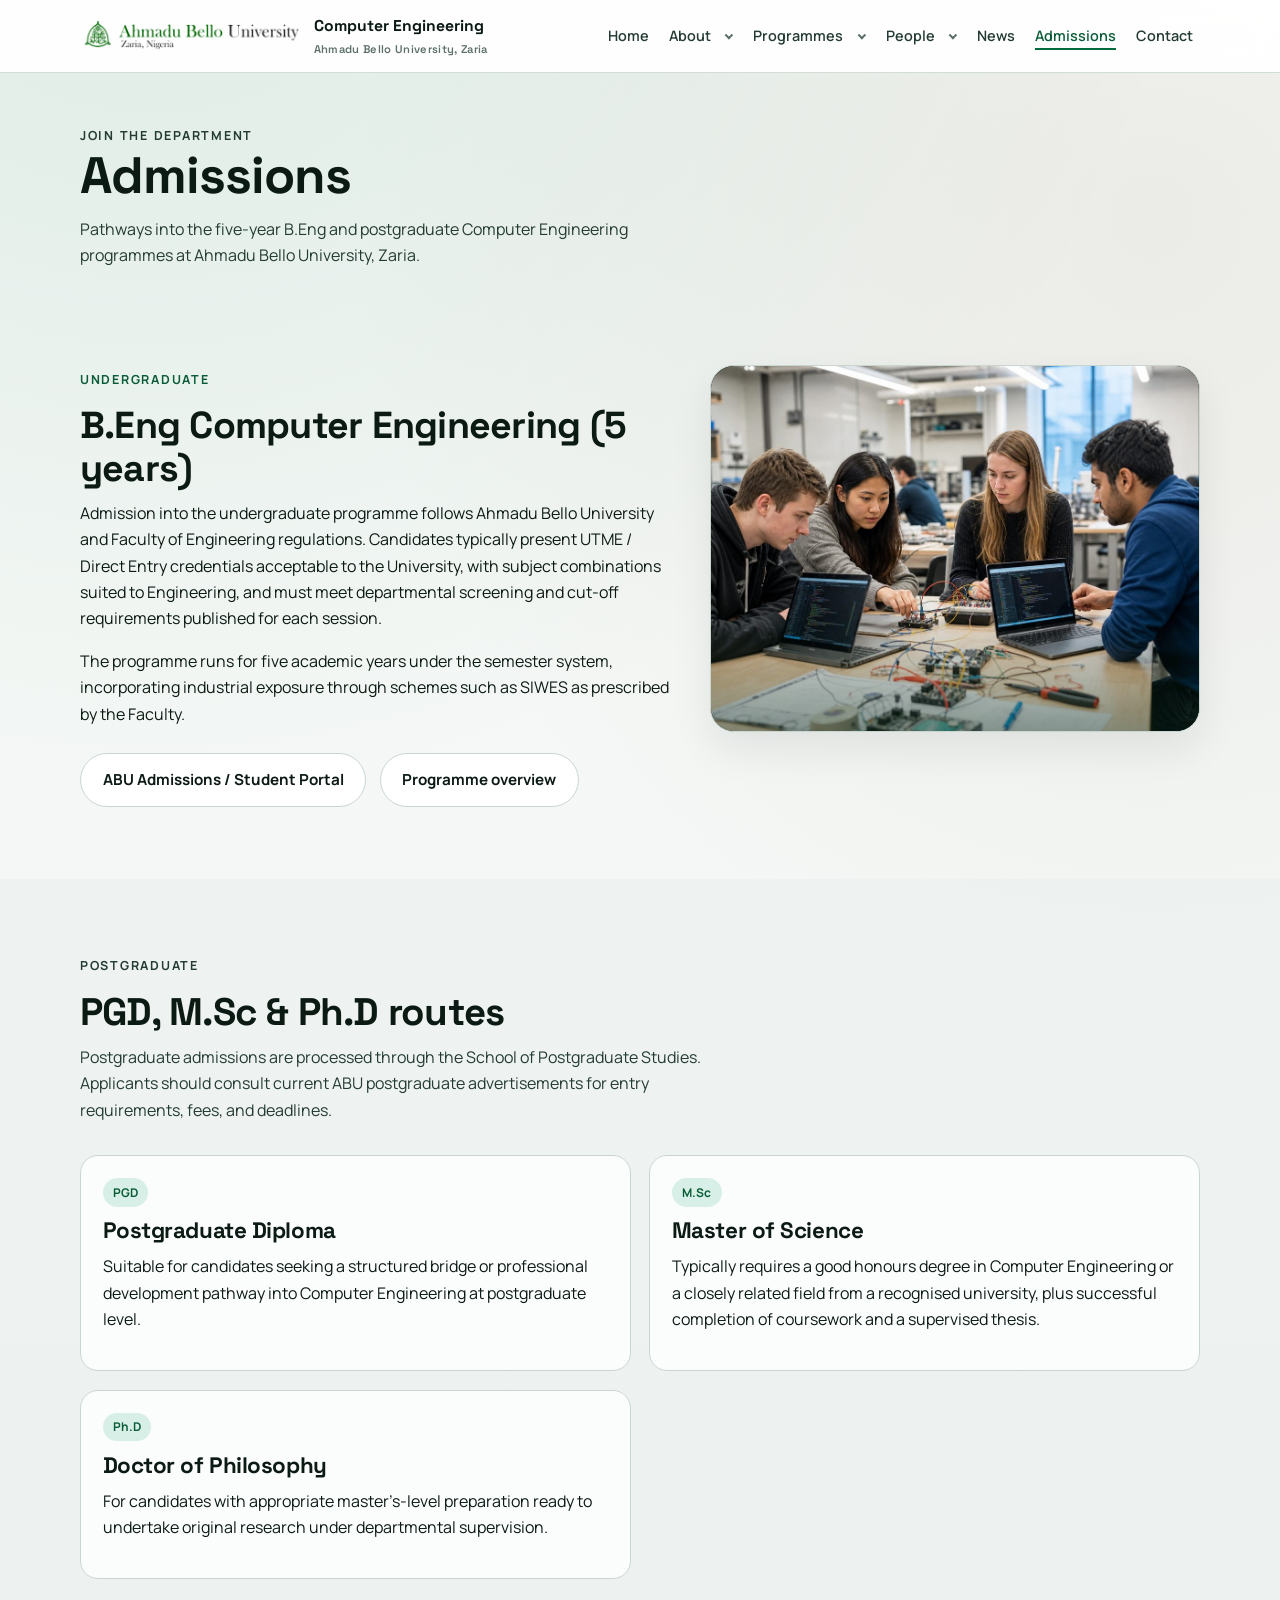
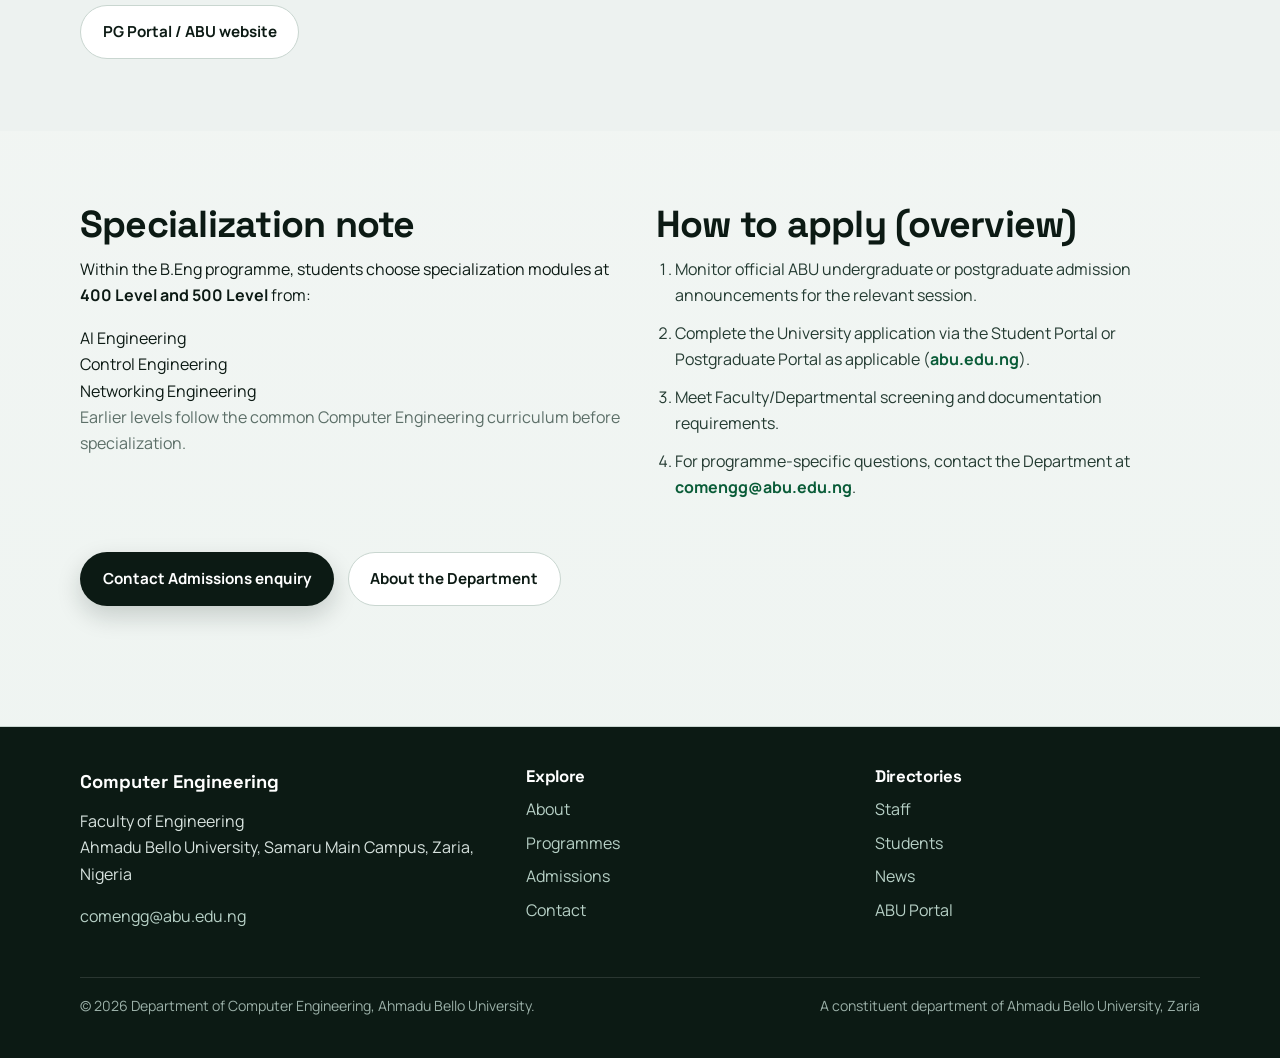
<file: admissions.html>
<!DOCTYPE html>
<html lang="en">
<head>
  <meta charset="UTF-8">
  <meta name="viewport" content="width=device-width, initial-scale=1">
  <meta name="description" content="Undergraduate and postgraduate admissions information for Computer Engineering at Ahmadu Bello University, Zaria.">
  <title>Admissions | Computer Engineering | Ahmadu Bello University</title>
  <link rel="preconnect" href="https://fonts.googleapis.com">
  <link rel="preconnect" href="https://fonts.gstatic.com" crossorigin>
  <link href="https://fonts.googleapis.com/css2?family=Manrope:wght@400;500;600;700;800&family=Space+Grotesk:wght@500;600;700&display=swap" rel="stylesheet">
  <link rel="stylesheet" href="assets/css/styles.css">
  <script type="application/ld+json">
  {
    "@context": "https://schema.org",
    "@type": "WebPage",
    "name": "Admissions — Computer Engineering, ABU",
    "description": "Pathways into B.Eng, PGD, M.Sc and Ph.D Computer Engineering at Ahmadu Bello University, Zaria.",
    "provider": {
      "@type": "CollegeOrUniversity",
      "name": "Ahmadu Bello University",
      "url": "https://abu.edu.ng"
    }
  }
  </script>
</head>
<body>
  <a class="skip-link" href="#main">Skip to content</a>
  <header class="site-header">
    <div class="container nav-bar">
      <a class="brand" href="index.html">
        <img class="brand-logo" src="assets/images/abu-logo.png" alt="Ahmadu Bello University" width="180" height="24">
        <div>
          Computer Engineering
          <span>Ahmadu Bello University, Zaria</span>
        </div>
      </a>
      <input class="nav-toggle" type="checkbox" id="nav-toggle" aria-label="Toggle navigation">
      <label class="nav-toggle-label" for="nav-toggle"><span></span></label>
      <nav class="site-nav" aria-label="Primary">
        <ul>
          <li><a href="index.html">Home</a></li>
          <li class="has-dropdown">
            <input class="dd-check" type="checkbox" id="dd-about" aria-hidden="true">
            <div class="dd-head">
              <a href="about.html">About</a>
              <label class="dd-toggle" for="dd-about" aria-label="About submenu"></label>
            </div>
            <ul class="dd-menu">
              <li><a href="about.html#about-department">About the Department</a></li>
              <li><a href="about.html#mission">Mission &amp; Vision</a></li>
            </ul>
          </li>
          <li class="has-dropdown">
            <input class="dd-check" type="checkbox" id="dd-programmes" aria-hidden="true">
            <div class="dd-head">
              <a href="programmes.html">Programmes</a>
              <label class="dd-toggle" for="dd-programmes" aria-label="Programmes submenu"></label>
            </div>
            <ul class="dd-menu">
              <li><a href="programmes.html#undergraduate">Undergraduate</a></li>
              <li><a href="programmes.html#postgraduate">Postgraduate</a></li>
              <li><a href="programmes.html#specializations">Specializations</a></li>
            </ul>
          </li>
          <li class="has-dropdown">
            <input class="dd-check" type="checkbox" id="dd-people" aria-hidden="true">
            <div class="dd-head">
              <a href="staff.html">People</a>
              <label class="dd-toggle" for="dd-people" aria-label="People submenu"></label>
            </div>
            <ul class="dd-menu">
              <li><a href="staff.html">Staff Directory</a></li>
              <li><a href="students.html">Student Directory</a></li>
            </ul>
          </li>
          <li><a href="news.html">News</a></li>
          <li><a href="admissions.html" aria-current="page">Admissions</a></li>
          <li><a href="contact.html">Contact</a></li>
        </ul>
      </nav>
    </div>
  </header>

  <main id="main">
    <header class="page-hero">
      <div class="container">
        <p class="eyebrow">Join the Department</p>
        <h1>Admissions</h1>
        <p>Pathways into the five-year B.Eng and postgraduate Computer Engineering programmes at Ahmadu Bello University, Zaria.</p>
      </div>
    </header>

    <section class="section section-paper">
      <div class="container split">
        <div>
          <p class="eyebrow">Undergraduate</p>
          <h2>B.Eng Computer Engineering (5 years)</h2>
          <p>Admission into the undergraduate programme follows Ahmadu Bello University and Faculty of Engineering regulations. Candidates typically present UTME / Direct Entry credentials acceptable to the University, with subject combinations suited to Engineering, and must meet departmental screening and cut-off requirements published for each session.</p>
          <p>The programme runs for five academic years under the semester system, incorporating industrial exposure through schemes such as SIWES as prescribed by the Faculty.</p>
          <div class="btn-row">
            <a class="btn btn-ghost" href="https://abu.edu.ng" rel="noopener">ABU Admissions / Student Portal</a>
            <a class="btn btn-ghost" href="programmes.html#beng">Programme overview</a>
          </div>
        </div>
        <div class="split-media">
          <img src="assets/images/prog-ug.jpg" alt="">
        </div>
      </div>
    </section>

    <section class="section section-soft">
      <div class="container">
        <div class="section-head">
          <p class="eyebrow">Postgraduate</p>
          <h2>PGD, M.Sc &amp; Ph.D routes</h2>
          <p>Postgraduate admissions are processed through the School of Postgraduate Studies. Applicants should consult current ABU postgraduate advertisements for entry requirements, fees, and deadlines.</p>
        </div>
        <div class="prog-grid">
          <article class="prog-card">
            <span class="tag">PGD</span>
            <h3>Postgraduate Diploma</h3>
            <p>Suitable for candidates seeking a structured bridge or professional development pathway into Computer Engineering at postgraduate level.</p>
          </article>
          <article class="prog-card">
            <span class="tag">M.Sc</span>
            <h3>Master of Science</h3>
            <p>Typically requires a good honours degree in Computer Engineering or a closely related field from a recognised university, plus successful completion of coursework and a supervised thesis.</p>
          </article>
          <article class="prog-card">
            <span class="tag">Ph.D</span>
            <h3>Doctor of Philosophy</h3>
            <p>For candidates with appropriate master’s-level preparation ready to undertake original research under departmental supervision.</p>
          </article>
        </div>
        <div class="btn-row">
          <a class="btn btn-ghost" href="https://abu.edu.ng" rel="noopener">PG Portal / ABU website</a>
        </div>
      </div>
    </section>

    <section class="section section-paper">
      <div class="container two-col">
        <div>
          <h2>Specialization note</h2>
          <p>Within the B.Eng programme, students choose specialization modules at <strong>400 Level and 500 Level</strong> from:</p>
          <ul>
            <li>AI Engineering</li>
            <li>Control Engineering</li>
            <li>Networking Engineering</li>
          </ul>
          <p class="muted">Earlier levels follow the common Computer Engineering curriculum before specialization.</p>
        </div>
        <div>
          <h2>How to apply (overview)</h2>
          <ol class="steps">
            <li>Monitor official ABU undergraduate or postgraduate admission announcements for the relevant session.</li>
            <li>Complete the University application via the Student Portal or Postgraduate Portal as applicable (<a href="https://abu.edu.ng" rel="noopener">abu.edu.ng</a>).</li>
            <li>Meet Faculty/Departmental screening and documentation requirements.</li>
            <li>For programme-specific questions, contact the Department at <a href="mailto:comengg@abu.edu.ng">comengg@abu.edu.ng</a>.</li>
          </ol>
        </div>
      </div>
      <div class="container container--follow">
        <div class="btn-row">
          <a class="btn btn-primary" href="contact.html">Contact Admissions enquiry</a>
          <a class="btn btn-ghost" href="about.html">About the Department</a>
        </div>
      </div>
    </section>
  </main>

  <footer class="site-footer">
    <div class="container footer-grid">
      <div>
        <p class="footer-brand">Computer Engineering</p>
        <p>Faculty of Engineering<br>Ahmadu Bello University, Samaru Main Campus, Zaria, Nigeria</p>
        <p><a href="mailto:comengg@abu.edu.ng">comengg@abu.edu.ng</a></p>
      </div>
      <div>
        <h3>Explore</h3>
        <ul class="footer-links">
          <li><a href="about.html">About</a></li>
          <li><a href="programmes.html">Programmes</a></li>
          <li><a href="admissions.html">Admissions</a></li>
          <li><a href="contact.html">Contact</a></li>
        </ul>
      </div>
      <div>
        <h3>Directories</h3>
        <ul class="footer-links">
          <li><a href="staff.html">Staff</a></li>
          <li><a href="students.html">Students</a></li>
          <li><a href="news.html">News</a></li>
          <li><a href="https://abu.edu.ng" rel="noopener">ABU Portal</a></li>
        </ul>
      </div>
    </div>
    <div class="container footer-bottom">
      <p>&copy; 2026 Department of Computer Engineering, Ahmadu Bello University.</p>
      <p class="abu-credit">A constituent department of Ahmadu Bello University, Zaria</p>
    </div>
  </footer>
</body>
</html>
</file>
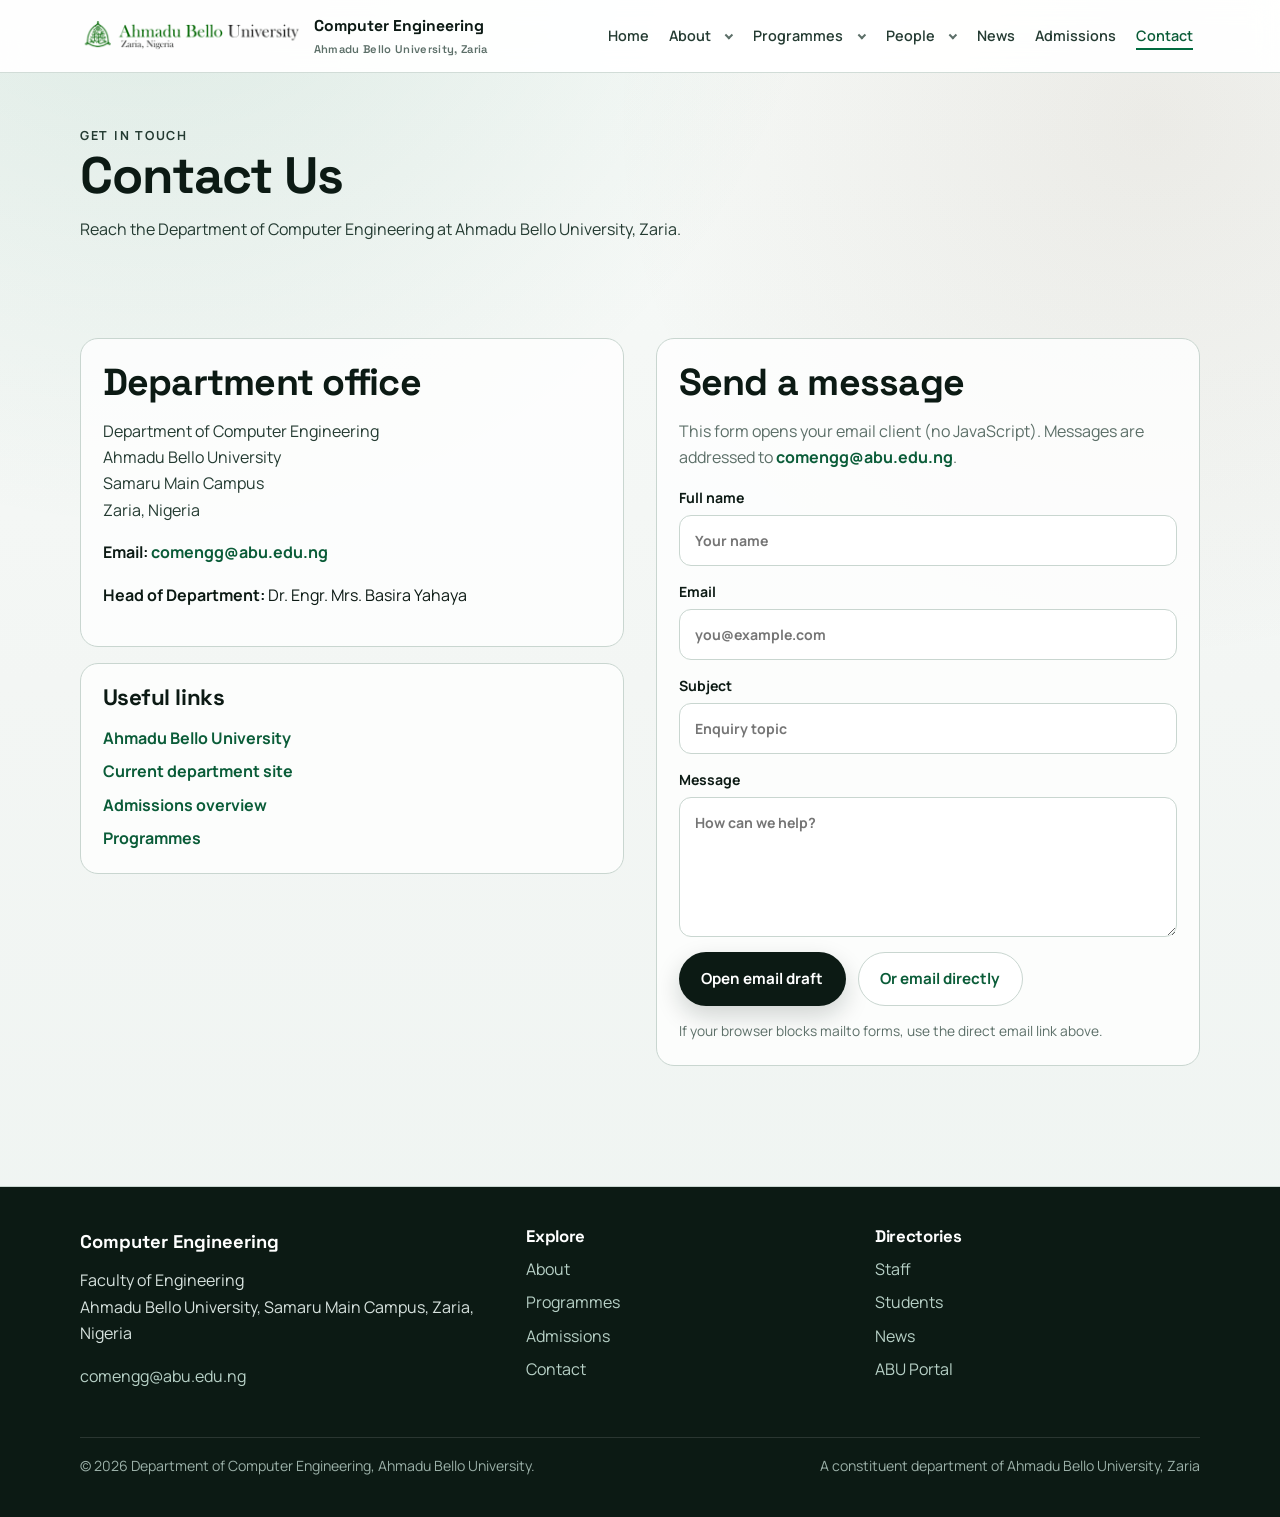
<file: contact.html>
<!DOCTYPE html>
<html lang="en">
<head>
  <meta charset="UTF-8">
  <meta name="viewport" content="width=device-width, initial-scale=1">
  <meta name="description" content="Contact the Department of Computer Engineering, Ahmadu Bello University, Zaria — comengg@abu.edu.ng.">
  <title>Contact | Computer Engineering | Ahmadu Bello University</title>
  <link rel="preconnect" href="https://fonts.googleapis.com">
  <link rel="preconnect" href="https://fonts.gstatic.com" crossorigin>
  <link href="https://fonts.googleapis.com/css2?family=Manrope:wght@400;500;600;700;800&family=Space+Grotesk:wght@500;600;700&display=swap" rel="stylesheet">
  <link rel="stylesheet" href="assets/css/styles.css">
  <script type="application/ld+json">
  {
    "@context": "https://schema.org",
    "@type": "ContactPage",
    "name": "Contact — Department of Computer Engineering, ABU",
    "mainEntity": {
      "@type": "EducationalOrganization",
      "name": "Department of Computer Engineering",
      "email": "comengg@abu.edu.ng",
      "address": {
        "@type": "PostalAddress",
        "streetAddress": "Samaru Main Campus",
        "addressLocality": "Zaria",
        "addressRegion": "Kaduna",
        "addressCountry": "NG"
      },
      "parentOrganization": {
        "@type": "CollegeOrUniversity",
        "name": "Ahmadu Bello University, Zaria",
        "url": "https://abu.edu.ng"
      }
    }
  }
  </script>
</head>
<body>
  <a class="skip-link" href="#main">Skip to content</a>
  <header class="site-header">
    <div class="container nav-bar">
      <a class="brand" href="index.html">
        <img class="brand-logo" src="assets/images/abu-logo.png" alt="Ahmadu Bello University" width="180" height="24">
        <div>
          Computer Engineering
          <span>Ahmadu Bello University, Zaria</span>
        </div>
      </a>
      <input class="nav-toggle" type="checkbox" id="nav-toggle" aria-label="Toggle navigation">
      <label class="nav-toggle-label" for="nav-toggle"><span></span></label>
      <nav class="site-nav" aria-label="Primary">
        <ul>
          <li><a href="index.html">Home</a></li>
          <li class="has-dropdown">
            <input class="dd-check" type="checkbox" id="dd-about" aria-hidden="true">
            <div class="dd-head">
              <a href="about.html">About</a>
              <label class="dd-toggle" for="dd-about" aria-label="About submenu"></label>
            </div>
            <ul class="dd-menu">
              <li><a href="about.html#about-department">About the Department</a></li>
              <li><a href="about.html#mission">Mission &amp; Vision</a></li>
            </ul>
          </li>
          <li class="has-dropdown">
            <input class="dd-check" type="checkbox" id="dd-programmes" aria-hidden="true">
            <div class="dd-head">
              <a href="programmes.html">Programmes</a>
              <label class="dd-toggle" for="dd-programmes" aria-label="Programmes submenu"></label>
            </div>
            <ul class="dd-menu">
              <li><a href="programmes.html#undergraduate">Undergraduate</a></li>
              <li><a href="programmes.html#postgraduate">Postgraduate</a></li>
              <li><a href="programmes.html#specializations">Specializations</a></li>
            </ul>
          </li>
          <li class="has-dropdown">
            <input class="dd-check" type="checkbox" id="dd-people" aria-hidden="true">
            <div class="dd-head">
              <a href="staff.html">People</a>
              <label class="dd-toggle" for="dd-people" aria-label="People submenu"></label>
            </div>
            <ul class="dd-menu">
              <li><a href="staff.html">Staff Directory</a></li>
              <li><a href="students.html">Student Directory</a></li>
            </ul>
          </li>
          <li><a href="news.html">News</a></li>
          <li><a href="admissions.html">Admissions</a></li>
          <li><a href="contact.html" aria-current="page">Contact</a></li>
        </ul>
      </nav>
    </div>
  </header>

  <main id="main">
    <header class="page-hero">
      <div class="container">
        <p class="eyebrow">Get in touch</p>
        <h1>Contact Us</h1>
        <p>Reach the Department of Computer Engineering at Ahmadu Bello University, Zaria.</p>
      </div>
    </header>

    <section class="section section-paper">
      <div class="container contact-grid">
        <div>
          <article class="contact-card">
            <h2>Department office</h2>
            <address>
              Department of Computer Engineering<br>
              Ahmadu Bello University<br>
              Samaru Main Campus<br>
              Zaria, Nigeria
            </address>
            <p><strong>Email:</strong> <a href="mailto:comengg@abu.edu.ng">comengg@abu.edu.ng</a></p>
            <p><strong>Head of Department:</strong> Dr. Engr. Mrs. Basira Yahaya</p>
          </article>
          <article class="contact-card contact-card--follow">
            <h3>Useful links</h3>
            <ul class="footer-links">
              <li><a href="https://abu.edu.ng" rel="noopener">Ahmadu Bello University</a></li>
              <li><a href="https://engineering.abu.edu.ng/department/compeng/public/" rel="noopener">Current department site</a></li>
              <li><a href="admissions.html">Admissions overview</a></li>
              <li><a href="programmes.html">Programmes</a></li>
            </ul>
          </article>
        </div>

        <div class="contact-card">
          <h2>Send a message</h2>
          <p class="muted">This form opens your email client (no JavaScript). Messages are addressed to <a href="mailto:comengg@abu.edu.ng">comengg@abu.edu.ng</a>.</p>
          <form class="form-grid" action="mailto:comengg@abu.edu.ng" method="post" enctype="text/plain">
            <label>
              Full name
              <input type="text" name="name" required placeholder="Your name" autocomplete="name">
            </label>
            <label>
              Email
              <input type="email" name="email" required placeholder="you@example.com" autocomplete="email">
            </label>
            <label>
              Subject
              <input type="text" name="subject" required placeholder="Enquiry topic">
            </label>
            <label>
              Message
              <textarea name="message" required placeholder="How can we help?"></textarea>
            </label>
            <div class="form-actions">
              <button class="btn btn-primary" type="submit">Open email draft</button>
              <a class="btn btn-ghost" href="mailto:comengg@abu.edu.ng">Or email directly</a>
            </div>
            <p class="form-note">If your browser blocks mailto forms, use the direct email link above.</p>
          </form>
        </div>
      </div>
    </section>
  </main>

  <footer class="site-footer">
    <div class="container footer-grid">
      <div>
        <p class="footer-brand">Computer Engineering</p>
        <p>Faculty of Engineering<br>Ahmadu Bello University, Samaru Main Campus, Zaria, Nigeria</p>
        <p><a href="mailto:comengg@abu.edu.ng">comengg@abu.edu.ng</a></p>
      </div>
      <div>
        <h3>Explore</h3>
        <ul class="footer-links">
          <li><a href="about.html">About</a></li>
          <li><a href="programmes.html">Programmes</a></li>
          <li><a href="admissions.html">Admissions</a></li>
          <li><a href="contact.html">Contact</a></li>
        </ul>
      </div>
      <div>
        <h3>Directories</h3>
        <ul class="footer-links">
          <li><a href="staff.html">Staff</a></li>
          <li><a href="students.html">Students</a></li>
          <li><a href="news.html">News</a></li>
          <li><a href="https://abu.edu.ng" rel="noopener">ABU Portal</a></li>
        </ul>
      </div>
    </div>
    <div class="container footer-bottom">
      <p>&copy; 2026 Department of Computer Engineering, Ahmadu Bello University.</p>
      <p class="abu-credit">A constituent department of Ahmadu Bello University, Zaria</p>
    </div>
  </footer>
</body>
</html>
</file>
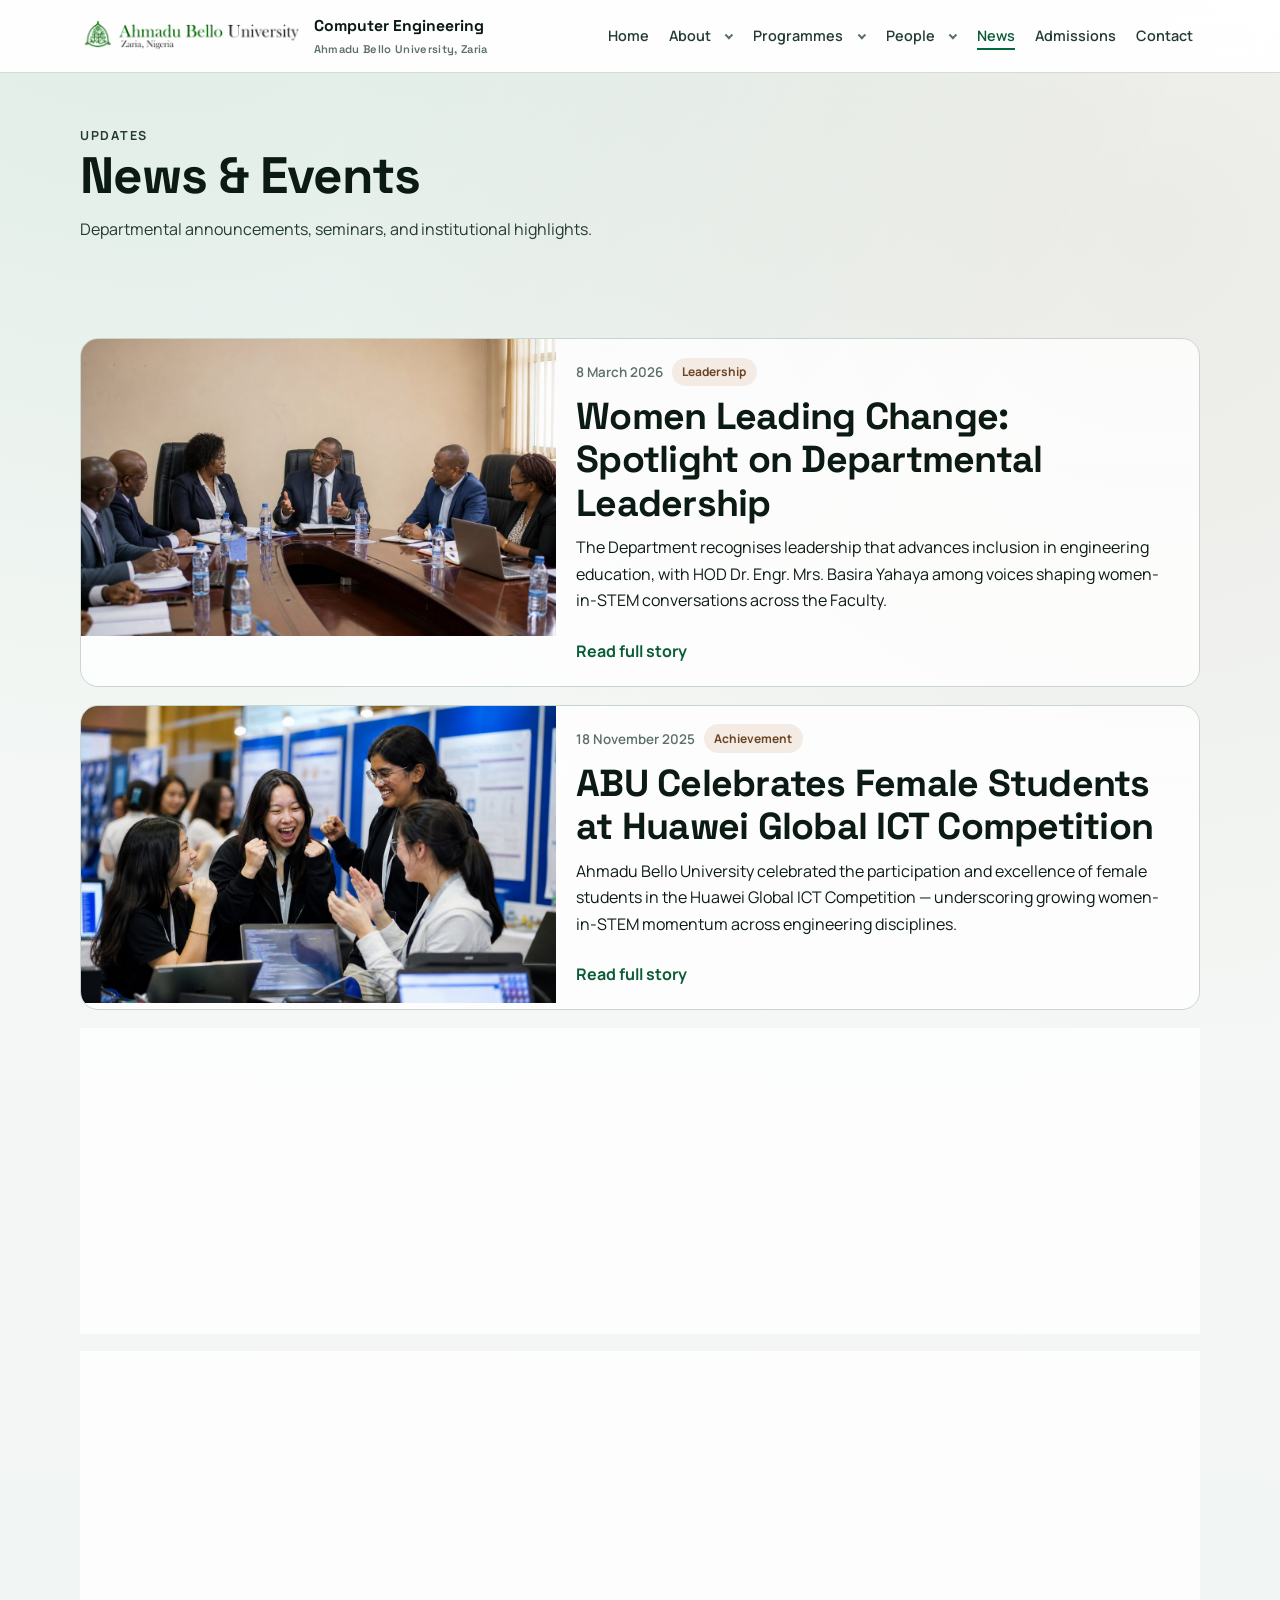
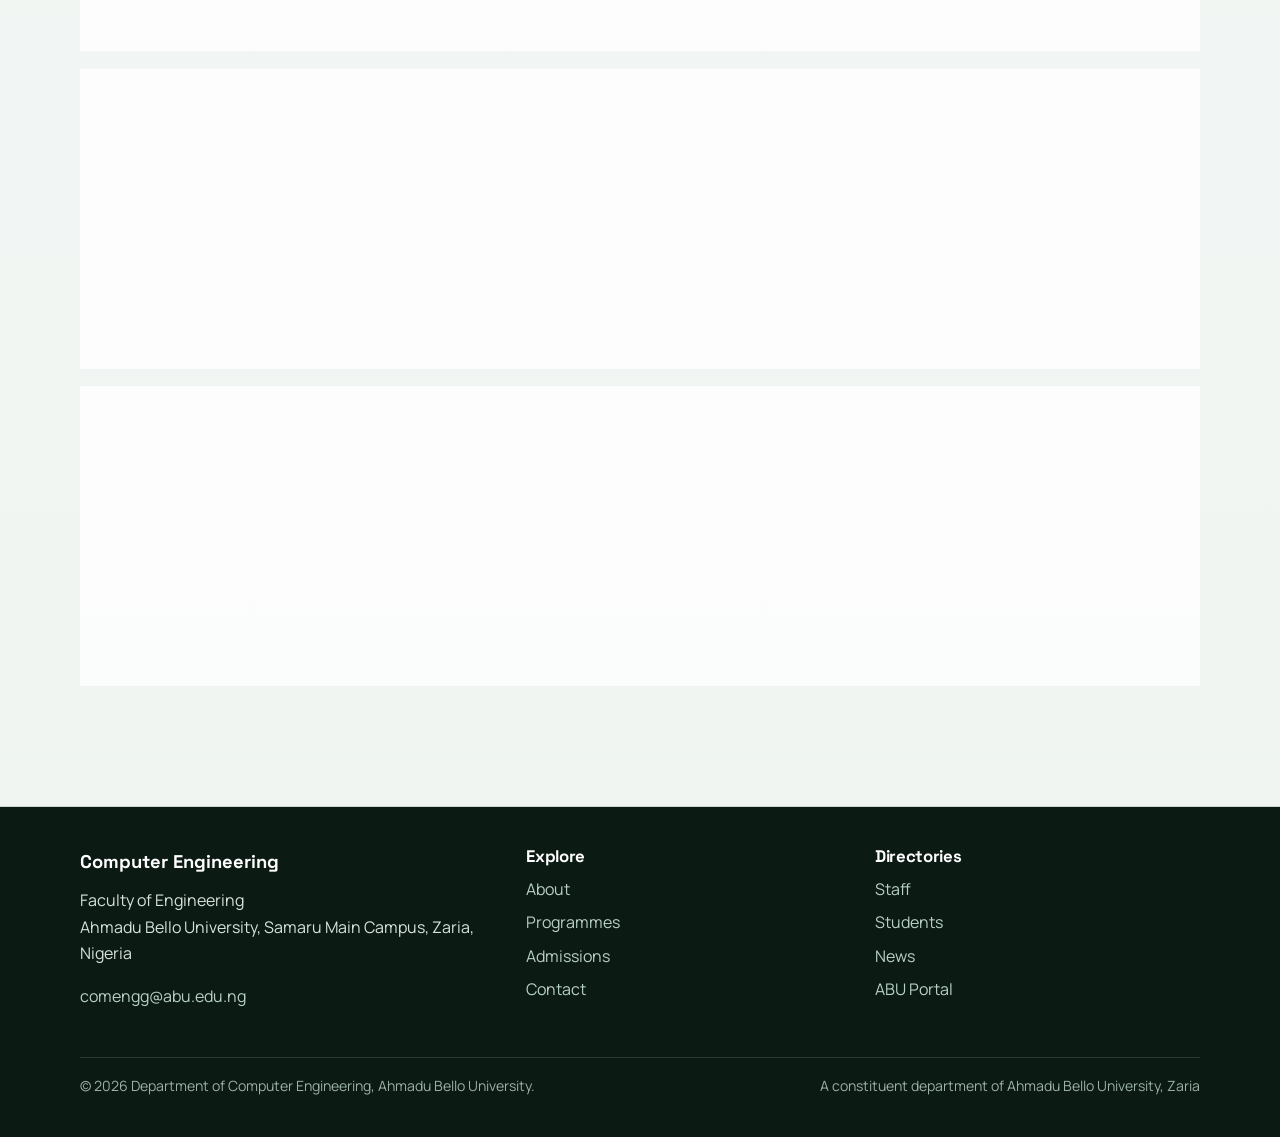
<file: news.html>
<!DOCTYPE html>
<html lang="en">
<head>
  <meta charset="UTF-8">
  <meta name="viewport" content="width=device-width, initial-scale=1">
  <meta name="description" content="News and events from the Department of Computer Engineering, Ahmadu Bello University, Zaria.">
  <title>News &amp; Events | Computer Engineering | Ahmadu Bello University</title>
  <link rel="preconnect" href="https://fonts.googleapis.com">
  <link rel="preconnect" href="https://fonts.gstatic.com" crossorigin>
  <link href="https://fonts.googleapis.com/css2?family=Manrope:wght@400;500;600;700;800&family=Space+Grotesk:wght@500;600;700&display=swap" rel="stylesheet">
  <link rel="stylesheet" href="assets/css/styles.css">
  <script type="application/ld+json">
  {
    "@context": "https://schema.org",
    "@type": "CollectionPage",
    "name": "News and Events — Computer Engineering, ABU",
    "mainEntity": {
      "@type": "ItemList",
      "itemListElement": [
        {
          "@type": "ListItem",
          "position": 1,
          "item": {
            "@type": "NewsArticle",
            "headline": "Women Leading Change: Spotlight on Departmental Leadership",
            "datePublished": "2026-03-08"
          }
        },
        {
          "@type": "ListItem",
          "position": 2,
          "item": {
            "@type": "NewsArticle",
            "headline": "ABU Celebrates Female Students at Huawei Global ICT Competition",
            "datePublished": "2025-11-18"
          }
        },
        {
          "@type": "ListItem",
          "position": 3,
          "item": {
            "@type": "NewsArticle",
            "headline": "Department Marks Autonomy Anniversary",
            "datePublished": "2025-11-01"
          }
        }
      ]
    }
  }
  </script>
</head>
<body>
  <a class="skip-link" href="#main">Skip to content</a>
  <header class="site-header">
    <div class="container nav-bar">
      <a class="brand" href="index.html">
        <img class="brand-logo" src="assets/images/abu-logo.png" alt="Ahmadu Bello University" width="180" height="24">
        <div>
          Computer Engineering
          <span>Ahmadu Bello University, Zaria</span>
        </div>
      </a>
      <input class="nav-toggle" type="checkbox" id="nav-toggle" aria-label="Toggle navigation">
      <label class="nav-toggle-label" for="nav-toggle"><span></span></label>
      <nav class="site-nav" aria-label="Primary">
        <ul>
          <li><a href="index.html">Home</a></li>
          <li class="has-dropdown">
            <input class="dd-check" type="checkbox" id="dd-about" aria-hidden="true">
            <div class="dd-head">
              <a href="about.html">About</a>
              <label class="dd-toggle" for="dd-about" aria-label="About submenu"></label>
            </div>
            <ul class="dd-menu">
              <li><a href="about.html#about-department">About the Department</a></li>
              <li><a href="about.html#mission">Mission &amp; Vision</a></li>
            </ul>
          </li>
          <li class="has-dropdown">
            <input class="dd-check" type="checkbox" id="dd-programmes" aria-hidden="true">
            <div class="dd-head">
              <a href="programmes.html">Programmes</a>
              <label class="dd-toggle" for="dd-programmes" aria-label="Programmes submenu"></label>
            </div>
            <ul class="dd-menu">
              <li><a href="programmes.html#undergraduate">Undergraduate</a></li>
              <li><a href="programmes.html#postgraduate">Postgraduate</a></li>
              <li><a href="programmes.html#specializations">Specializations</a></li>
            </ul>
          </li>
          <li class="has-dropdown">
            <input class="dd-check" type="checkbox" id="dd-people" aria-hidden="true">
            <div class="dd-head">
              <a href="staff.html">People</a>
              <label class="dd-toggle" for="dd-people" aria-label="People submenu"></label>
            </div>
            <ul class="dd-menu">
              <li><a href="staff.html">Staff Directory</a></li>
              <li><a href="students.html">Student Directory</a></li>
            </ul>
          </li>
          <li><a href="news.html" aria-current="page">News</a></li>
          <li><a href="admissions.html">Admissions</a></li>
          <li><a href="contact.html">Contact</a></li>
        </ul>
      </nav>
    </div>
  </header>

  <main id="main">
    <header class="page-hero">
      <div class="container">
        <p class="eyebrow">Updates</p>
        <h1>News &amp; Events</h1>
        <p>Departmental announcements, seminars, and institutional highlights.</p>
      </div>
    </header>

    <section class="section section-paper">
      <div class="container">
        <div class="article-list">
          <article class="article-card" id="news-001">
            <div class="article-card-media"><img src="assets/images/news-leadership.jpg" alt=""></div>
            <div class="article-card-body">
              <div class="article-meta">
                <time datetime="2026-03-08">8 March 2026</time>
                <span class="pill">Leadership</span>
              </div>
              <h2>Women Leading Change: Spotlight on Departmental Leadership</h2>
              <p>The Department recognises leadership that advances inclusion in engineering education, with HOD Dr. Engr. Mrs. Basira Yahaya among voices shaping women-in-STEM conversations across the Faculty.</p>
              <a class="modal-open" href="#modal-news-001">Read full story</a>
            </div>
          </article>

          <article class="article-card" id="news-002">
            <div class="article-card-media"><img src="assets/images/news-huawei.jpg" alt=""></div>
            <div class="article-card-body">
              <div class="article-meta">
                <time datetime="2025-11-18">18 November 2025</time>
                <span class="pill">Achievement</span>
              </div>
              <h2>ABU Celebrates Female Students at Huawei Global ICT Competition</h2>
              <p>Ahmadu Bello University celebrated the participation and excellence of female students in the Huawei Global ICT Competition — underscoring growing women-in-STEM momentum across engineering disciplines.</p>
              <a class="modal-open" href="#modal-news-002">Read full story</a>
            </div>
          </article>

          <article class="article-card" id="news-003">
            <div class="article-card-media"><img src="assets/images/news-autonomy.jpg" alt=""></div>
            <div class="article-card-body">
              <div class="article-meta">
                <time datetime="2025-11-01">1 November 2025</time>
                <span class="pill">Anniversary</span>
              </div>
              <h2>Department Marks Autonomy Anniversary</h2>
              <p>Computer Engineering reflects on full departmental autonomy granted in November 2017 and continued growth in teaching, research, and industry-aligned specializations.</p>
              <a class="modal-open" href="#modal-news-003">Read full story</a>
            </div>
          </article>

          <article class="article-card" id="news-004">
            <div class="article-card-media"><img src="assets/images/news-siwes.jpg" alt=""></div>
            <div class="article-card-body">
              <div class="article-meta">
                <time datetime="2026-01-20">20 January 2026</time>
                <span class="pill">Students</span>
              </div>
              <h2>SIWES Briefing for Undergraduate Cohorts</h2>
              <p>Undergraduate students receive guidance on industrial training expectations, documentation, and safety as they prepare for SIWES placements.</p>
            </div>
          </article>

          <article class="article-card" id="news-005">
            <div class="article-card-media"><img src="assets/images/news-seminar.jpg" alt=""></div>
            <div class="article-card-body">
              <div class="article-meta">
                <time datetime="2026-02-12">12 February 2026</time>
                <span class="pill">Research</span>
              </div>
              <h2>Research Seminar Series: Intelligent Systems &amp; Networks</h2>
              <p>Faculty and postgraduate researchers present ongoing work spanning AI engineering, control systems, and networked infrastructures.</p>
            </div>
          </article>

          <article class="article-card" id="news-006">
            <div class="article-card-media"><img src="assets/images/news-admissions.jpg" alt=""></div>
            <div class="article-card-body">
              <div class="article-meta">
                <time datetime="2025-09-15">15 September 2025</time>
                <span class="pill">Admissions</span>
              </div>
              <h2>Undergraduate Admissions Window Reminder</h2>
              <p>Prospective candidates for the five-year B.Eng Computer Engineering programme are encouraged to follow official ABU admissions announcements and contact the Department for programme enquiries.</p>
            </div>
          </article>
        </div>
      </div>
    </section>
  </main>

  <div class="modal" id="modal-news-001" role="dialog" aria-labelledby="modal-news-001-title">
    <a class="modal-overlay" href="#close" aria-label="Close dialog"></a>
    <div class="modal-panel">
      <a class="modal-close" href="#close" aria-label="Close">×</a>
      <div class="modal-visual"><img src="assets/images/news-leadership.jpg" alt=""></div>
      <div class="article-meta">
        <time datetime="2026-03-08">8 March 2026</time>
        <span class="pill">Leadership</span>
      </div>
      <h2 id="modal-news-001-title">Women Leading Change: Spotlight on Departmental Leadership</h2>
      <p>The Department of Computer Engineering recognises leadership that advances inclusion in engineering education. Under Head of Department Dr. Engr. Mrs. Basira Yahaya, the Department continues to support women-in-STEM conversations across the Faculty of Engineering and to model professional excellence for undergraduate and postgraduate cohorts.</p>
      <p>This spotlight affirms the Department’s commitment to equitable participation in teaching, research, and professional formation.</p>
      <div class="modal-actions">
        <a class="btn btn-ghost" href="#close">Close</a>
      </div>
    </div>
  </div>

  <div class="modal" id="modal-news-002" role="dialog" aria-labelledby="modal-news-002-title">
    <a class="modal-overlay" href="#close" aria-label="Close dialog"></a>
    <div class="modal-panel">
      <a class="modal-close" href="#close" aria-label="Close">×</a>
      <div class="modal-visual"><img src="assets/images/news-huawei.jpg" alt=""></div>
      <div class="article-meta">
        <time datetime="2025-11-18">18 November 2025</time>
        <span class="pill">Achievement</span>
      </div>
      <h2 id="modal-news-002-title">ABU Celebrates Female Students at Huawei Global ICT Competition</h2>
      <p>Ahmadu Bello University celebrated the participation and excellence of female students in the Huawei Global ICT Competition. The recognition underscores growing women-in-STEM momentum across engineering disciplines and the value of competitive, industry-aligned ICT experiences for Computer Engineering students.</p>
      <p>The Department congratulates participants and encourages continued engagement with global technology challenges.</p>
      <div class="modal-actions">
        <a class="btn btn-ghost" href="#close">Close</a>
      </div>
    </div>
  </div>

  <div class="modal" id="modal-news-003" role="dialog" aria-labelledby="modal-news-003-title">
    <a class="modal-overlay" href="#close" aria-label="Close dialog"></a>
    <div class="modal-panel">
      <a class="modal-close" href="#close" aria-label="Close">×</a>
      <div class="modal-visual"><img src="assets/images/news-autonomy.jpg" alt=""></div>
      <div class="article-meta">
        <time datetime="2025-11-01">1 November 2025</time>
        <span class="pill">Anniversary</span>
      </div>
      <h2 id="modal-news-003-title">Department Marks Autonomy Anniversary</h2>
      <p>Computer Engineering reflects on full departmental autonomy granted in November 2017. Since then, the Department has strengthened teaching, research, and industry-aligned specializations in AI Engineering, Control Engineering, and Networking Engineering.</p>
      <p>The anniversary is a reminder of the Department’s roots in ABU’s engineering heritage and its ongoing mission to prepare graduates for a global computing ecosystem.</p>
      <div class="modal-actions">
        <a class="btn btn-ghost" href="#close">Close</a>
        <a class="btn btn-primary" href="about.html#about-department">Department history</a>
      </div>
    </div>
  </div>

  <footer class="site-footer">
    <div class="container footer-grid">
      <div>
        <p class="footer-brand">Computer Engineering</p>
        <p>Faculty of Engineering<br>Ahmadu Bello University, Samaru Main Campus, Zaria, Nigeria</p>
        <p><a href="mailto:comengg@abu.edu.ng">comengg@abu.edu.ng</a></p>
      </div>
      <div>
        <h3>Explore</h3>
        <ul class="footer-links">
          <li><a href="about.html">About</a></li>
          <li><a href="programmes.html">Programmes</a></li>
          <li><a href="admissions.html">Admissions</a></li>
          <li><a href="contact.html">Contact</a></li>
        </ul>
      </div>
      <div>
        <h3>Directories</h3>
        <ul class="footer-links">
          <li><a href="staff.html">Staff</a></li>
          <li><a href="students.html">Students</a></li>
          <li><a href="news.html">News</a></li>
          <li><a href="https://abu.edu.ng" rel="noopener">ABU Portal</a></li>
        </ul>
      </div>
    </div>
    <div class="container footer-bottom">
      <p>&copy; 2026 Department of Computer Engineering, Ahmadu Bello University.</p>
      <p class="abu-credit">A constituent department of Ahmadu Bello University, Zaria</p>
    </div>
  </footer>
</body>
</html>
</file>
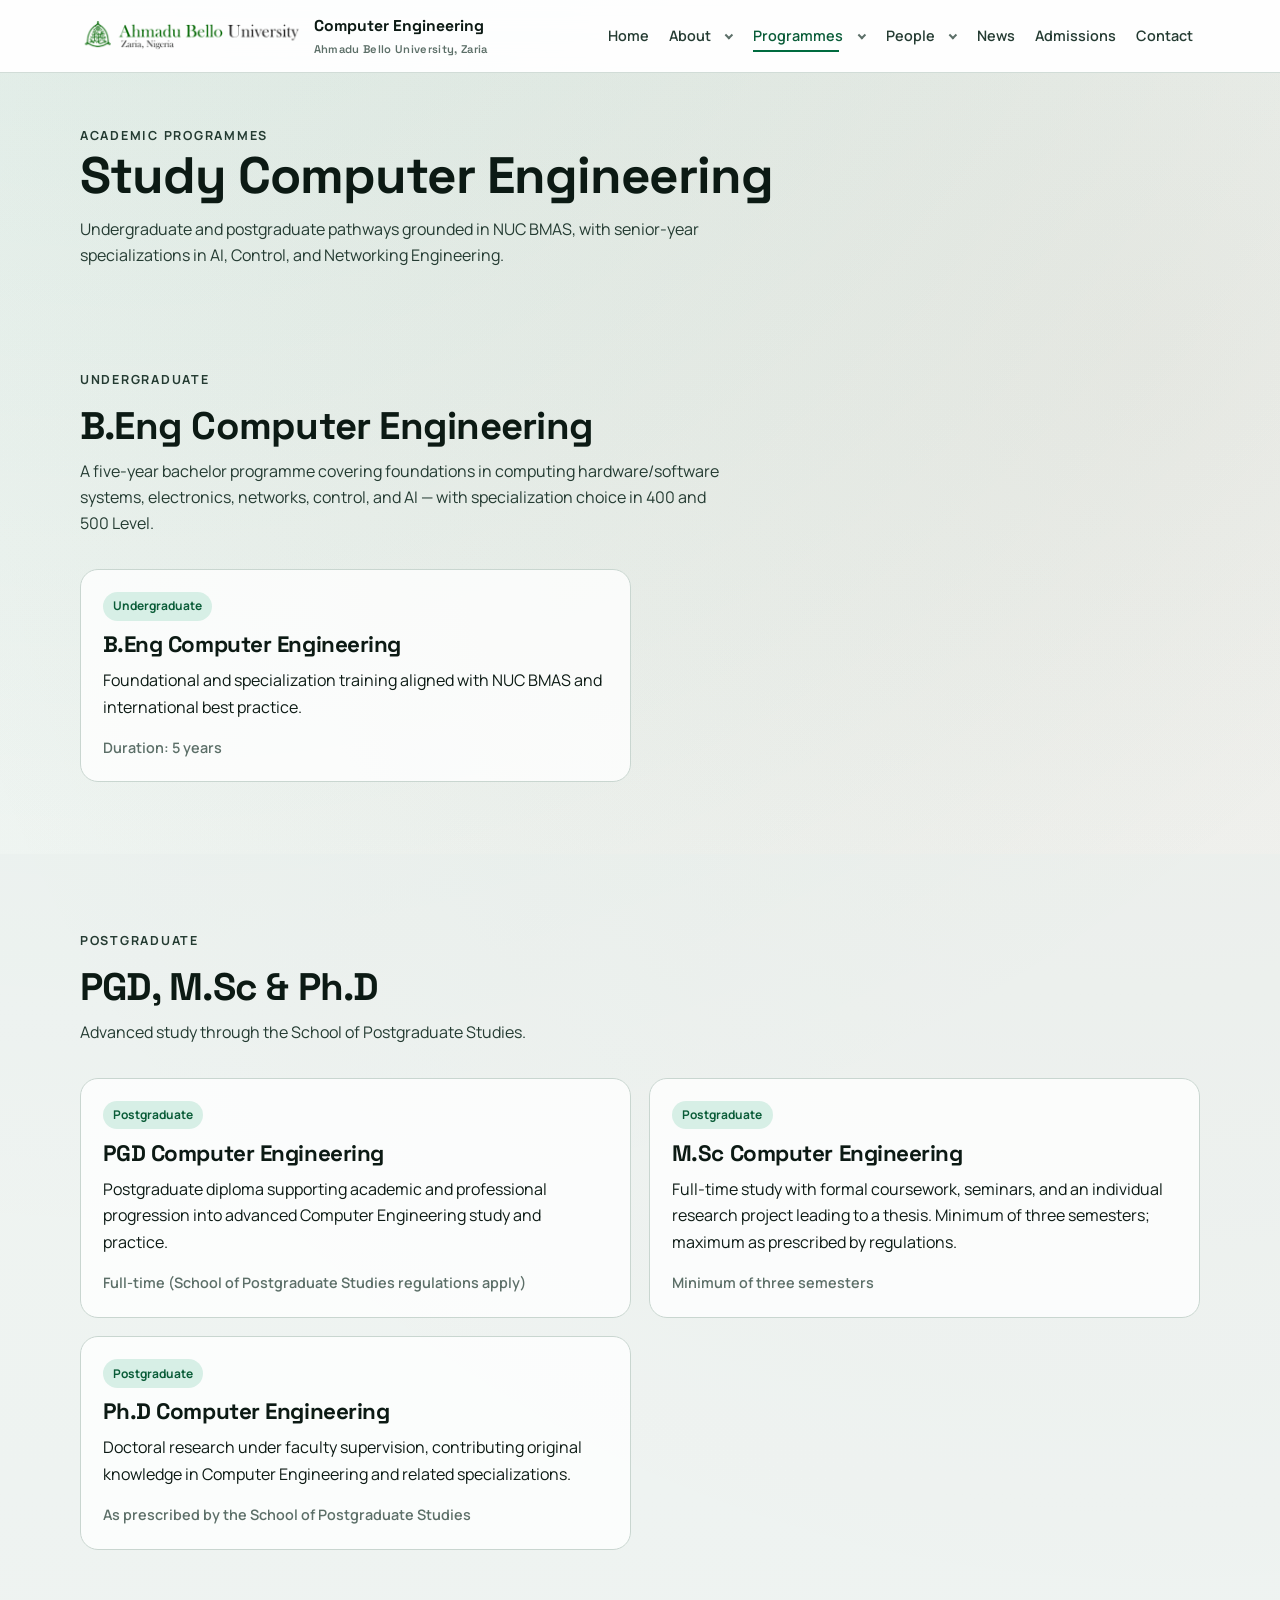
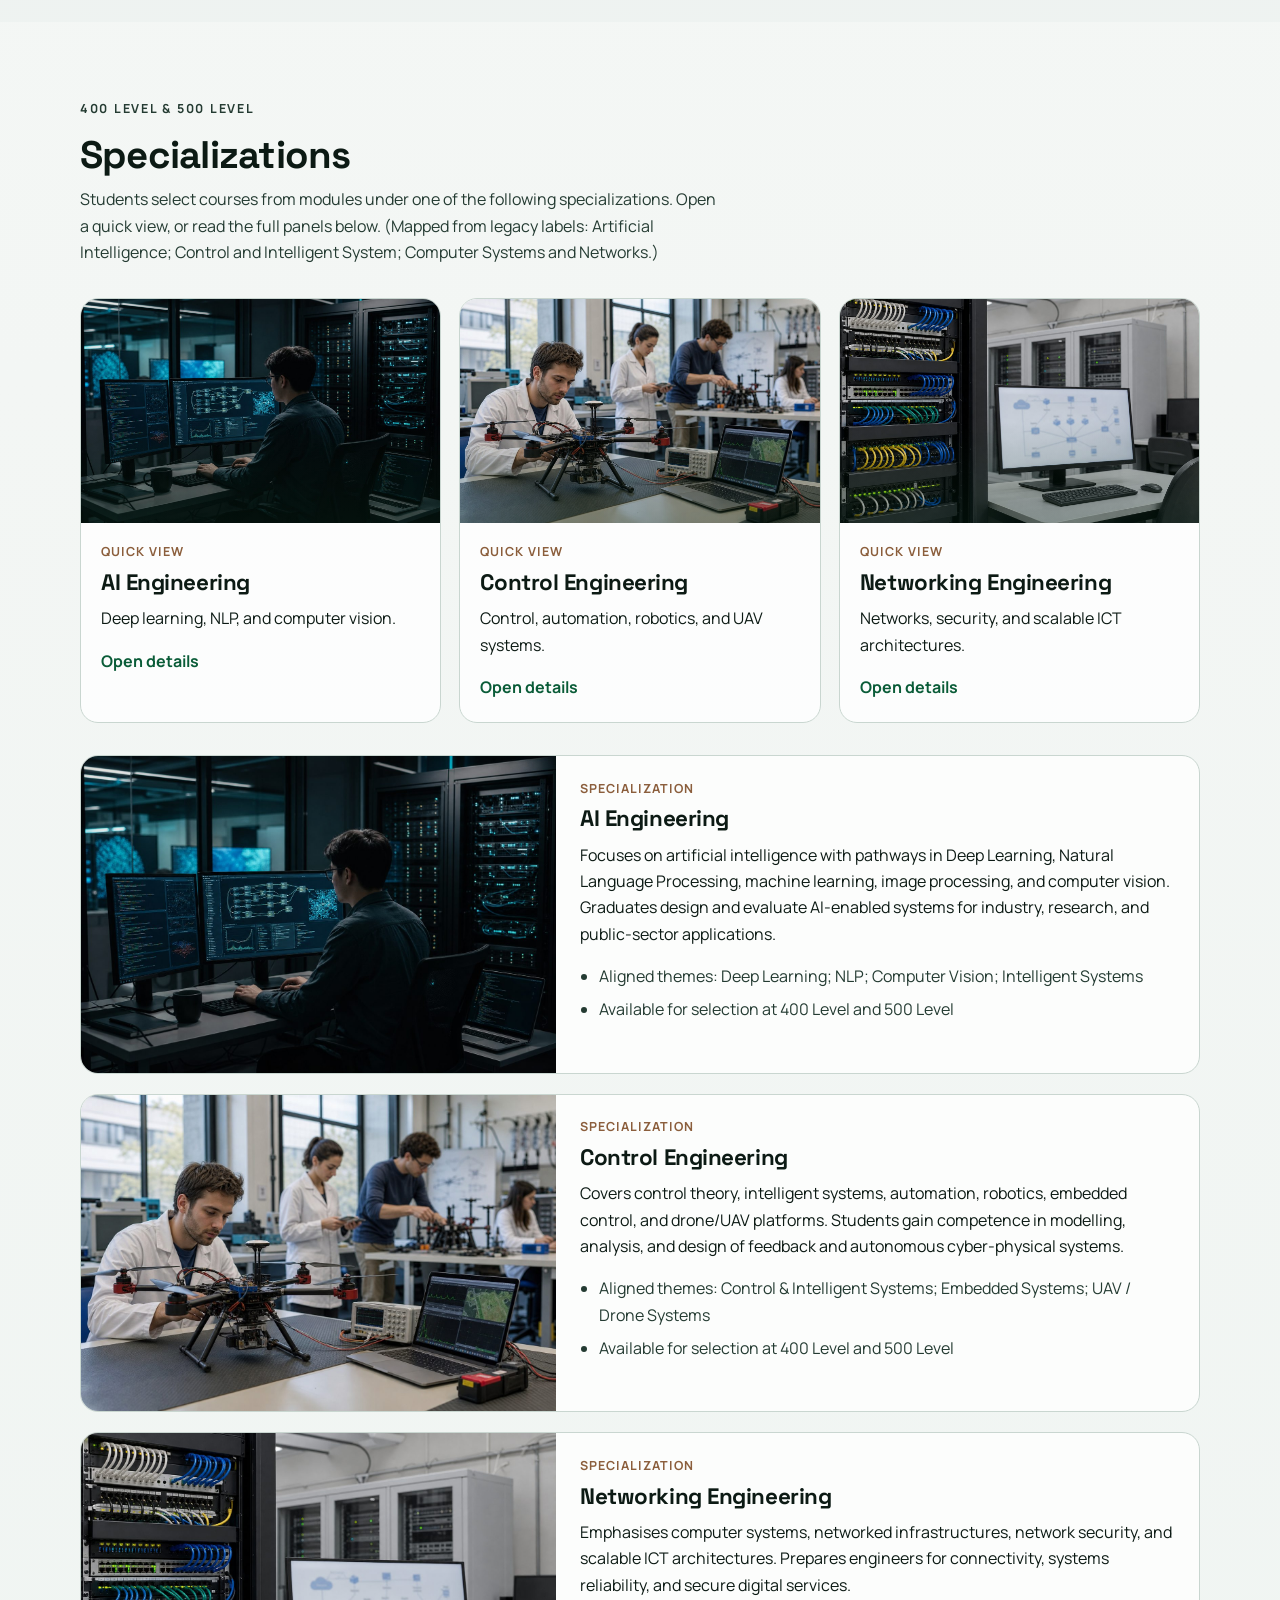
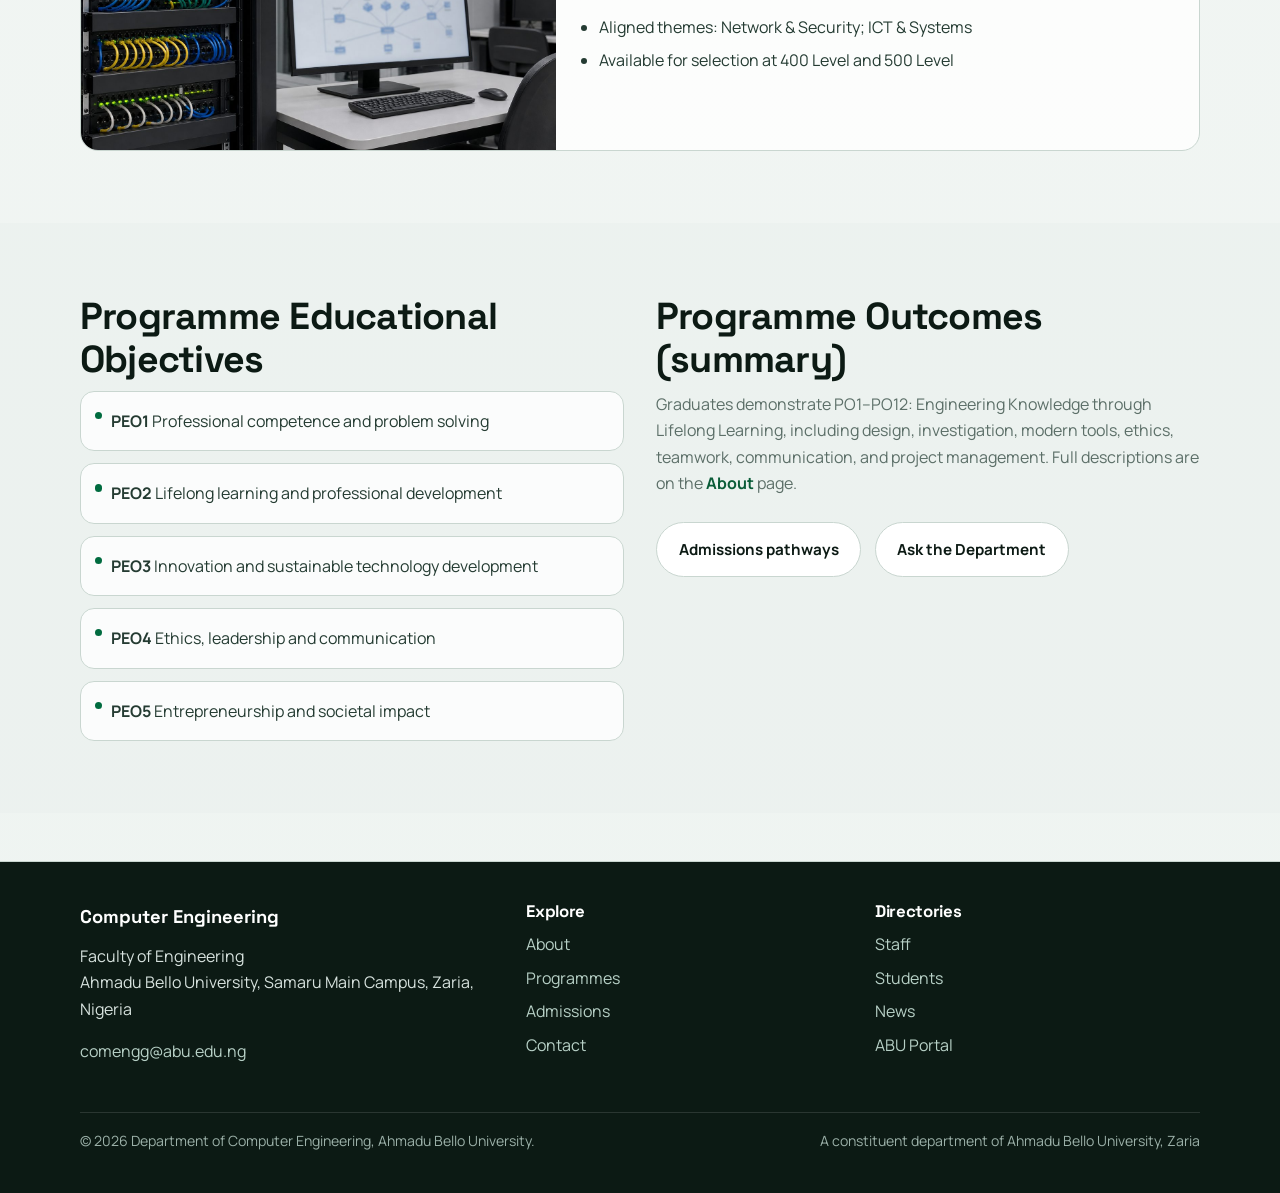
<file: programmes.html>
<!DOCTYPE html>
<html lang="en">
<head>
  <meta charset="UTF-8">
  <meta name="viewport" content="width=device-width, initial-scale=1">
  <meta name="description" content="B.Eng, PGD, M.Sc and Ph.D Computer Engineering programmes and specializations at ABU Zaria.">
  <title>Programmes | Computer Engineering | Ahmadu Bello University</title>
  <link rel="preconnect" href="https://fonts.googleapis.com">
  <link rel="preconnect" href="https://fonts.gstatic.com" crossorigin>
  <link href="https://fonts.googleapis.com/css2?family=Manrope:wght@400;500;600;700;800&family=Space+Grotesk:wght@500;600;700&display=swap" rel="stylesheet">
  <link rel="stylesheet" href="assets/css/styles.css">
  <script type="application/ld+json">
  {
    "@context": "https://schema.org",
    "@type": "CollectionPage",
    "name": "Academic Programmes — Computer Engineering",
    "about": [
      {
        "@type": "Course",
        "name": "B.Eng Computer Engineering",
        "provider": { "@type": "CollegeOrUniversity", "name": "Ahmadu Bello University" },
        "timeRequired": "P5Y"
      },
      {
        "@type": "Course",
        "name": "PGD Computer Engineering",
        "provider": { "@type": "CollegeOrUniversity", "name": "Ahmadu Bello University" }
      },
      {
        "@type": "Course",
        "name": "M.Sc Computer Engineering",
        "provider": { "@type": "CollegeOrUniversity", "name": "Ahmadu Bello University" }
      },
      {
        "@type": "Course",
        "name": "Ph.D Computer Engineering",
        "provider": { "@type": "CollegeOrUniversity", "name": "Ahmadu Bello University" }
      }
    ]
  }
  </script>
</head>
<body>
  <a class="skip-link" href="#main">Skip to content</a>
  <header class="site-header">
    <div class="container nav-bar">
      <a class="brand" href="index.html">
        <img class="brand-logo" src="assets/images/abu-logo.png" alt="Ahmadu Bello University" width="180" height="24">
        <div>
          Computer Engineering
          <span>Ahmadu Bello University, Zaria</span>
        </div>
      </a>
      <input class="nav-toggle" type="checkbox" id="nav-toggle" aria-label="Toggle navigation">
      <label class="nav-toggle-label" for="nav-toggle"><span></span></label>
      <nav class="site-nav" aria-label="Primary">
        <ul>
          <li><a href="index.html">Home</a></li>
          <li class="has-dropdown">
            <input class="dd-check" type="checkbox" id="dd-about" aria-hidden="true">
            <div class="dd-head">
              <a href="about.html">About</a>
              <label class="dd-toggle" for="dd-about" aria-label="About submenu"></label>
            </div>
            <ul class="dd-menu">
              <li><a href="about.html#about-department">About the Department</a></li>
              <li><a href="about.html#mission">Mission &amp; Vision</a></li>
            </ul>
          </li>
          <li class="has-dropdown">
            <input class="dd-check" type="checkbox" id="dd-programmes" aria-hidden="true">
            <div class="dd-head">
              <a href="programmes.html" aria-current="page">Programmes</a>
              <label class="dd-toggle" for="dd-programmes" aria-label="Programmes submenu"></label>
            </div>
            <ul class="dd-menu">
              <li><a href="programmes.html#undergraduate">Undergraduate</a></li>
              <li><a href="programmes.html#postgraduate">Postgraduate</a></li>
              <li><a href="programmes.html#specializations">Specializations</a></li>
            </ul>
          </li>
          <li class="has-dropdown">
            <input class="dd-check" type="checkbox" id="dd-people" aria-hidden="true">
            <div class="dd-head">
              <a href="staff.html">People</a>
              <label class="dd-toggle" for="dd-people" aria-label="People submenu"></label>
            </div>
            <ul class="dd-menu">
              <li><a href="staff.html">Staff Directory</a></li>
              <li><a href="students.html">Student Directory</a></li>
            </ul>
          </li>
          <li><a href="news.html">News</a></li>
          <li><a href="admissions.html">Admissions</a></li>
          <li><a href="contact.html">Contact</a></li>
        </ul>
      </nav>
    </div>
  </header>

  <main id="main">
    <header class="page-hero">
      <div class="container">
        <p class="eyebrow">Academic Programmes</p>
        <h1>Study Computer Engineering</h1>
        <p>Undergraduate and postgraduate pathways grounded in NUC BMAS, with senior-year specializations in AI, Control, and Networking Engineering.</p>
      </div>
    </header>

    <section class="section section-paper" id="undergraduate">
      <div class="container">
        <div class="section-head">
          <p class="eyebrow">Undergraduate</p>
          <h2>B.Eng Computer Engineering</h2>
          <p>A five-year bachelor programme covering foundations in computing hardware/software systems, electronics, networks, control, and AI — with specialization choice in 400 and 500 Level.</p>
        </div>
        <div class="prog-grid">
          <article class="prog-card" id="beng">
            <span class="tag">Undergraduate</span>
            <h3>B.Eng Computer Engineering</h3>
            <p>Foundational and specialization training aligned with NUC BMAS and international best practice.</p>
            <p class="duration">Duration: 5 years</p>
          </article>
        </div>
      </div>
    </section>

    <section class="section section-soft" id="postgraduate">
      <div class="container">
        <div class="section-head">
          <p class="eyebrow">Postgraduate</p>
          <h2>PGD, M.Sc &amp; Ph.D</h2>
          <p>Advanced study through the School of Postgraduate Studies.</p>
        </div>
        <div class="prog-grid">
          <article class="prog-card" id="pgd">
            <span class="tag">Postgraduate</span>
            <h3>PGD Computer Engineering</h3>
            <p>Postgraduate diploma supporting academic and professional progression into advanced Computer Engineering study and practice.</p>
            <p class="duration">Full-time (School of Postgraduate Studies regulations apply)</p>
          </article>
          <article class="prog-card" id="msc">
            <span class="tag">Postgraduate</span>
            <h3>M.Sc Computer Engineering</h3>
            <p>Full-time study with formal coursework, seminars, and an individual research project leading to a thesis. Minimum of three semesters; maximum as prescribed by regulations.</p>
            <p class="duration">Minimum of three semesters</p>
          </article>
          <article class="prog-card" id="phd">
            <span class="tag">Postgraduate</span>
            <h3>Ph.D Computer Engineering</h3>
            <p>Doctoral research under faculty supervision, contributing original knowledge in Computer Engineering and related specializations.</p>
            <p class="duration">As prescribed by the School of Postgraduate Studies</p>
          </article>
        </div>
      </div>
    </section>

    <section class="section section-paper" id="specializations">
      <div class="container">
        <div class="section-head">
          <p class="eyebrow">400 Level &amp; 500 Level</p>
          <h2>Specializations</h2>
          <p>Students select courses from modules under one of the following specializations. Open a quick view, or read the full panels below. (Mapped from legacy labels: Artificial Intelligence; Control and Intelligent System; Computer Systems and Networks.)</p>
        </div>

        <div class="lanes lanes--before-details">
          <article class="lane">
            <div class="lane-visual"><img src="assets/images/focus-deep-learning.jpg" alt=""></div>
            <div class="lane-body">
              <p class="lane-meta">Quick view</p>
              <h3>AI Engineering</h3>
              <p>Deep learning, NLP, and computer vision.</p>
              <a href="#modal-ai">Open details</a>
            </div>
          </article>
          <article class="lane">
            <div class="lane-visual"><img src="assets/images/focus-drone.jpg" alt=""></div>
            <div class="lane-body">
              <p class="lane-meta">Quick view</p>
              <h3>Control Engineering</h3>
              <p>Control, automation, robotics, and UAV systems.</p>
              <a href="#modal-control">Open details</a>
            </div>
          </article>
          <article class="lane">
            <div class="lane-visual"><img src="assets/images/focus-networking.jpg" alt=""></div>
            <div class="lane-body">
              <p class="lane-meta">Quick view</p>
              <h3>Networking Engineering</h3>
              <p>Networks, security, and scalable ICT architectures.</p>
              <a href="#modal-networking">Open details</a>
            </div>
          </article>
        </div>

        <article class="detail-panel" id="ai-engineering">
          <div class="detail-panel-visual"><img src="assets/images/focus-deep-learning.jpg" alt=""></div>
          <div class="detail-panel-body">
            <p class="lane-meta">Specialization</p>
            <h3>AI Engineering</h3>
            <p>Focuses on artificial intelligence with pathways in Deep Learning, Natural Language Processing, machine learning, image processing, and computer vision. Graduates design and evaluate AI-enabled systems for industry, research, and public-sector applications.</p>
            <ul>
              <li>Aligned themes: Deep Learning; NLP; Computer Vision; Intelligent Systems</li>
              <li>Available for selection at 400 Level and 500 Level</li>
            </ul>
          </div>
        </article>

        <article class="detail-panel" id="control-engineering">
          <div class="detail-panel-visual"><img src="assets/images/focus-drone.jpg" alt=""></div>
          <div class="detail-panel-body">
            <p class="lane-meta">Specialization</p>
            <h3>Control Engineering</h3>
            <p>Covers control theory, intelligent systems, automation, robotics, embedded control, and drone/UAV platforms. Students gain competence in modelling, analysis, and design of feedback and autonomous cyber-physical systems.</p>
            <ul>
              <li>Aligned themes: Control &amp; Intelligent Systems; Embedded Systems; UAV / Drone Systems</li>
              <li>Available for selection at 400 Level and 500 Level</li>
            </ul>
          </div>
        </article>

        <article class="detail-panel" id="networking-engineering">
          <div class="detail-panel-visual"><img src="assets/images/focus-networking.jpg" alt=""></div>
          <div class="detail-panel-body">
            <p class="lane-meta">Specialization</p>
            <h3>Networking Engineering</h3>
            <p>Emphasises computer systems, networked infrastructures, network security, and scalable ICT architectures. Prepares engineers for connectivity, systems reliability, and secure digital services.</p>
            <ul>
              <li>Aligned themes: Network &amp; Security; ICT &amp; Systems</li>
              <li>Available for selection at 400 Level and 500 Level</li>
            </ul>
          </div>
        </article>
      </div>
    </section>

    <section class="section section-soft">
      <div class="container two-col">
        <div>
          <h2>Programme Educational Objectives</h2>
          <ul class="peo-list">
            <li><strong>PEO1</strong> Professional competence and problem solving</li>
            <li><strong>PEO2</strong> Lifelong learning and professional development</li>
            <li><strong>PEO3</strong> Innovation and sustainable technology development</li>
            <li><strong>PEO4</strong> Ethics, leadership and communication</li>
            <li><strong>PEO5</strong> Entrepreneurship and societal impact</li>
          </ul>
        </div>
        <div>
          <h2>Programme Outcomes (summary)</h2>
          <p class="muted">Graduates demonstrate PO1–PO12: Engineering Knowledge through Lifelong Learning, including design, investigation, modern tools, ethics, teamwork, communication, and project management. Full descriptions are on the <a href="about.html">About</a> page.</p>
          <div class="btn-row">
            <a class="btn btn-ghost" href="admissions.html">Admissions pathways</a>
            <a class="btn btn-ghost" href="contact.html">Ask the Department</a>
          </div>
        </div>
      </div>
    </section>
  </main>

  <div class="modal" id="modal-ai" role="dialog" aria-labelledby="modal-ai-title">
    <a class="modal-overlay" href="#close" aria-label="Close dialog"></a>
    <div class="modal-panel">
      <a class="modal-close" href="#close" aria-label="Close">×</a>
      <div class="modal-visual"><img src="assets/images/spec-ai.jpg" alt=""></div>
      <p class="lane-meta">Specialization</p>
      <h2 id="modal-ai-title">AI Engineering</h2>
      <p>Focuses on artificial intelligence, machine learning, intelligent computing, image processing, and computer vision. Graduates design and evaluate AI-enabled systems for industry, research, and public-sector applications.</p>
      <div class="modal-actions">
        <a class="btn btn-primary" href="#ai-engineering">Jump to full panel</a>
        <a class="btn btn-ghost" href="#close">Close</a>
      </div>
    </div>
  </div>

  <div class="modal" id="modal-control" role="dialog" aria-labelledby="modal-control-title">
    <a class="modal-overlay" href="#close" aria-label="Close dialog"></a>
    <div class="modal-panel">
      <a class="modal-close" href="#close" aria-label="Close">×</a>
      <div class="modal-visual"><img src="assets/images/spec-control.jpg" alt=""></div>
      <p class="lane-meta">Specialization</p>
      <h2 id="modal-control-title">Control Engineering</h2>
      <p>Covers control theory, intelligent systems, automation, robotics, and embedded control. Students gain competence in modelling, analysis, and design of feedback and cyber-physical systems.</p>
      <div class="modal-actions">
        <a class="btn btn-primary" href="#control-engineering">Jump to full panel</a>
        <a class="btn btn-ghost" href="#close">Close</a>
      </div>
    </div>
  </div>

  <div class="modal" id="modal-networking" role="dialog" aria-labelledby="modal-networking-title">
    <a class="modal-overlay" href="#close" aria-label="Close dialog"></a>
    <div class="modal-panel">
      <a class="modal-close" href="#close" aria-label="Close">×</a>
      <div class="modal-visual"><img src="assets/images/spec-network.jpg" alt=""></div>
      <p class="lane-meta">Specialization</p>
      <h2 id="modal-networking-title">Networking Engineering</h2>
      <p>Emphasises computer systems, networked infrastructures, network security, and scalable ICT architectures. Prepares engineers for connectivity, systems reliability, and secure digital services.</p>
      <div class="modal-actions">
        <a class="btn btn-primary" href="#networking-engineering">Jump to full panel</a>
        <a class="btn btn-ghost" href="#close">Close</a>
      </div>
    </div>
  </div>

  <footer class="site-footer">
    <div class="container footer-grid">
      <div>
        <p class="footer-brand">Computer Engineering</p>
        <p>Faculty of Engineering<br>Ahmadu Bello University, Samaru Main Campus, Zaria, Nigeria</p>
        <p><a href="mailto:comengg@abu.edu.ng">comengg@abu.edu.ng</a></p>
      </div>
      <div>
        <h3>Explore</h3>
        <ul class="footer-links">
          <li><a href="about.html">About</a></li>
          <li><a href="programmes.html">Programmes</a></li>
          <li><a href="admissions.html">Admissions</a></li>
          <li><a href="contact.html">Contact</a></li>
        </ul>
      </div>
      <div>
        <h3>Directories</h3>
        <ul class="footer-links">
          <li><a href="staff.html">Staff</a></li>
          <li><a href="students.html">Students</a></li>
          <li><a href="news.html">News</a></li>
          <li><a href="https://abu.edu.ng" rel="noopener">ABU Portal</a></li>
        </ul>
      </div>
    </div>
    <div class="container footer-bottom">
      <p>&copy; 2026 Department of Computer Engineering, Ahmadu Bello University.</p>
      <p class="abu-credit">A constituent department of Ahmadu Bello University, Zaria</p>
    </div>
  </footer>
</body>
</html>
</file>
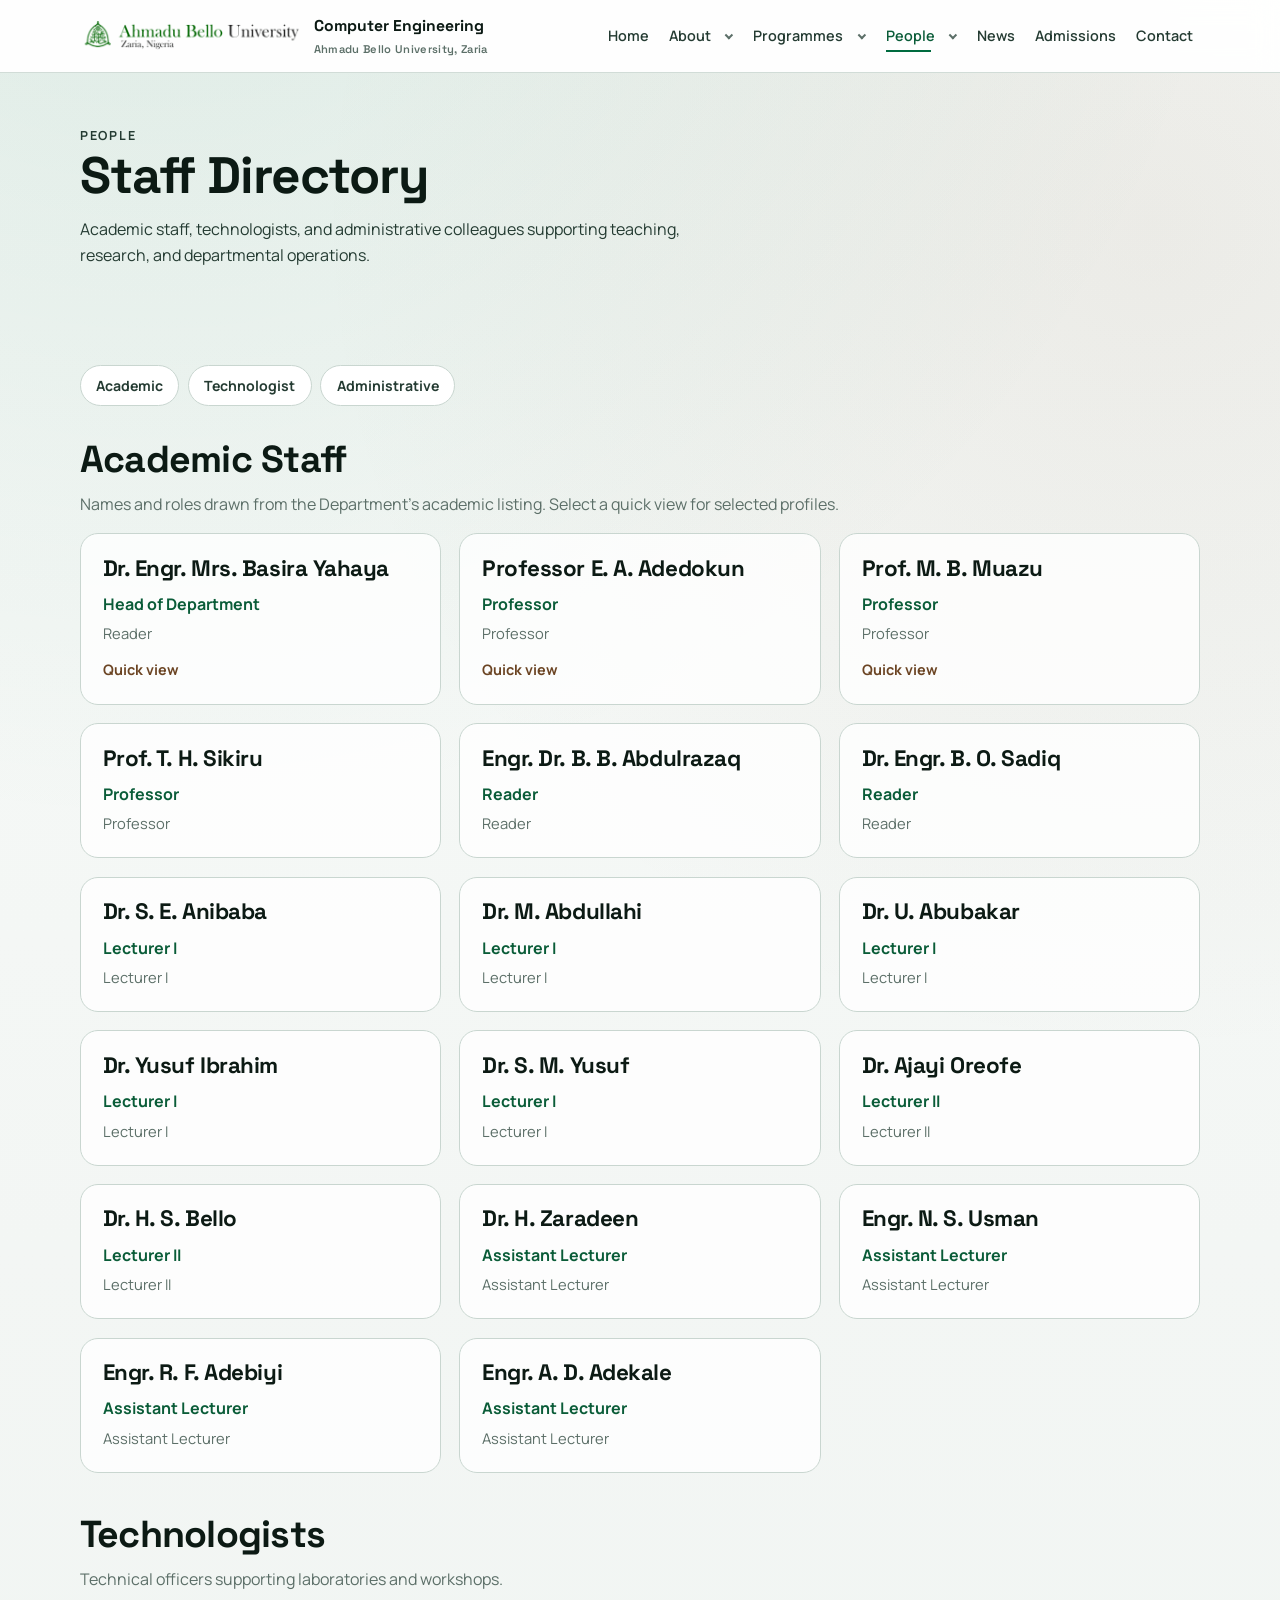
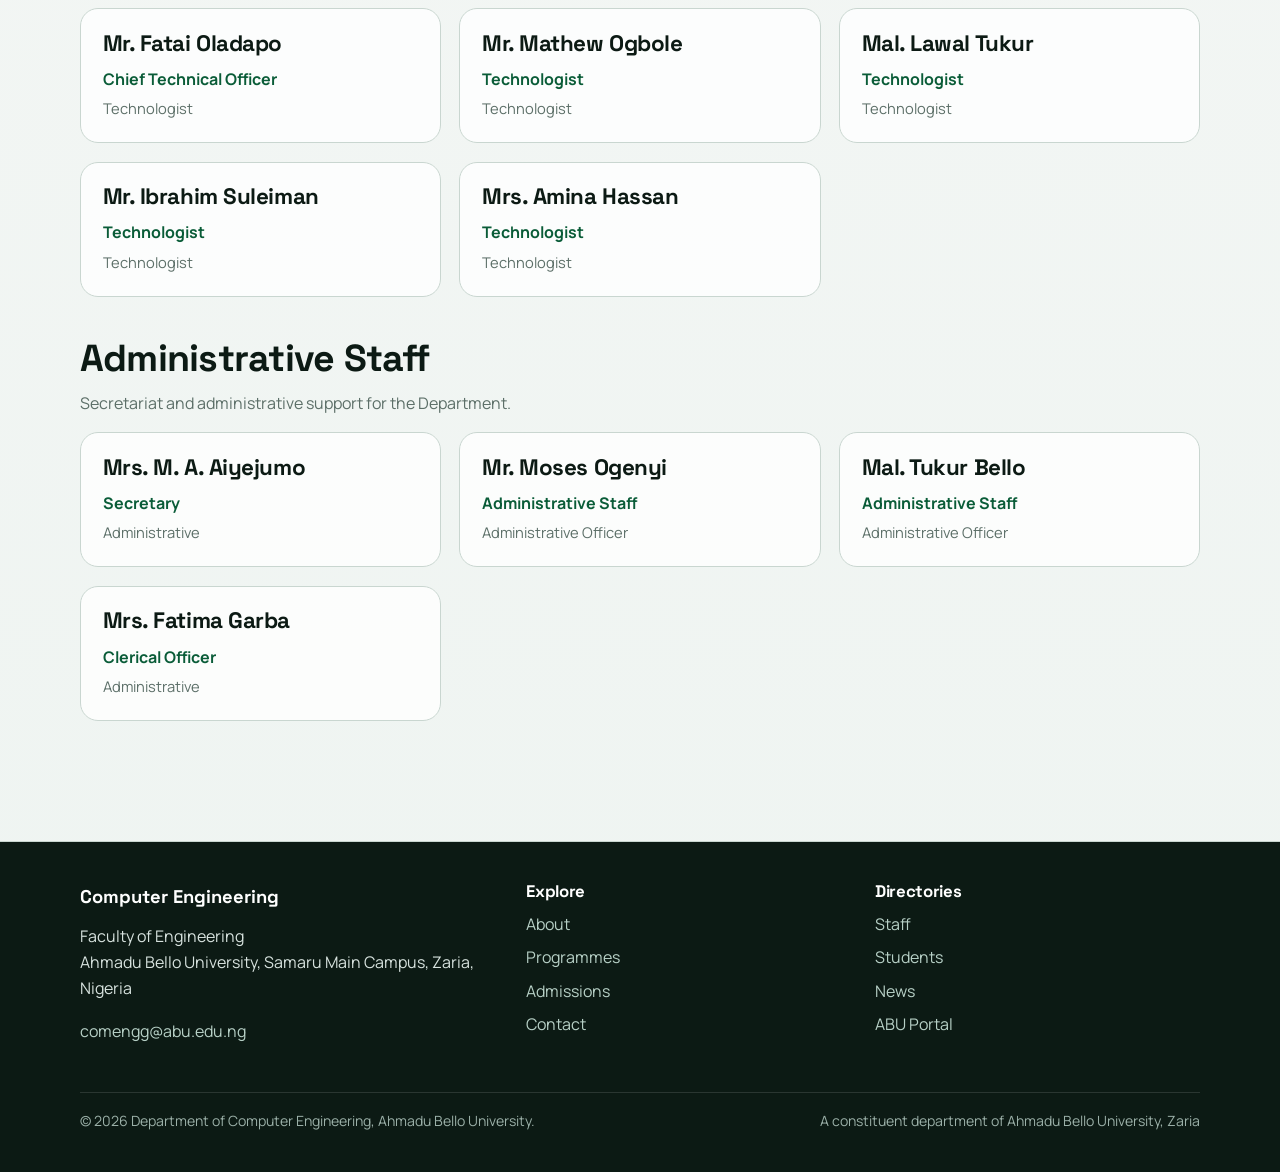
<file: staff.html>
<!DOCTYPE html>
<html lang="en">
<head>
  <meta charset="UTF-8">
  <meta name="viewport" content="width=device-width, initial-scale=1">
  <meta name="description" content="Academic, technologist and administrative staff directory — Department of Computer Engineering, ABU Zaria.">
  <title>Staff Directory | Computer Engineering | Ahmadu Bello University</title>
  <link rel="preconnect" href="https://fonts.googleapis.com">
  <link rel="preconnect" href="https://fonts.gstatic.com" crossorigin>
  <link href="https://fonts.googleapis.com/css2?family=Manrope:wght@400;500;600;700;800&family=Space+Grotesk:wght@500;600;700&display=swap" rel="stylesheet">
  <link rel="stylesheet" href="assets/css/styles.css">
  <script type="application/ld+json">
  {
    "@context": "https://schema.org",
    "@type": "CollectionPage",
    "name": "Staff Directory — Computer Engineering, ABU",
    "about": {
      "@type": "EducationalOrganization",
      "name": "Department of Computer Engineering",
      "employee": [
        { "@type": "Person", "name": "Dr. Engr. Mrs. Basira Yahaya", "jobTitle": "Head of Department" },
        { "@type": "Person", "name": "Professor E. A. Adedokun", "jobTitle": "Professor" },
        { "@type": "Person", "name": "Prof. M. B. Muazu", "jobTitle": "Professor" }
      ]
    }
  }
  </script>
</head>
<body>
  <a class="skip-link" href="#main">Skip to content</a>
  <header class="site-header">
    <div class="container nav-bar">
      <a class="brand" href="index.html">
        <img class="brand-logo" src="assets/images/abu-logo.png" alt="Ahmadu Bello University" width="180" height="24">
        <div>
          Computer Engineering
          <span>Ahmadu Bello University, Zaria</span>
        </div>
      </a>
      <input class="nav-toggle" type="checkbox" id="nav-toggle" aria-label="Toggle navigation">
      <label class="nav-toggle-label" for="nav-toggle"><span></span></label>
      <nav class="site-nav" aria-label="Primary">
        <ul>
          <li><a href="index.html">Home</a></li>
          <li class="has-dropdown">
            <input class="dd-check" type="checkbox" id="dd-about" aria-hidden="true">
            <div class="dd-head">
              <a href="about.html">About</a>
              <label class="dd-toggle" for="dd-about" aria-label="About submenu"></label>
            </div>
            <ul class="dd-menu">
              <li><a href="about.html#about-department">About the Department</a></li>
              <li><a href="about.html#mission">Mission &amp; Vision</a></li>
            </ul>
          </li>
          <li class="has-dropdown">
            <input class="dd-check" type="checkbox" id="dd-programmes" aria-hidden="true">
            <div class="dd-head">
              <a href="programmes.html">Programmes</a>
              <label class="dd-toggle" for="dd-programmes" aria-label="Programmes submenu"></label>
            </div>
            <ul class="dd-menu">
              <li><a href="programmes.html#undergraduate">Undergraduate</a></li>
              <li><a href="programmes.html#postgraduate">Postgraduate</a></li>
              <li><a href="programmes.html#specializations">Specializations</a></li>
            </ul>
          </li>
          <li class="has-dropdown">
            <input class="dd-check" type="checkbox" id="dd-people" aria-hidden="true">
            <div class="dd-head">
              <a href="staff.html" aria-current="page">People</a>
              <label class="dd-toggle" for="dd-people" aria-label="People submenu"></label>
            </div>
            <ul class="dd-menu">
              <li><a href="staff.html">Staff Directory</a></li>
              <li><a href="students.html">Student Directory</a></li>
            </ul>
          </li>
          <li><a href="news.html">News</a></li>
          <li><a href="admissions.html">Admissions</a></li>
          <li><a href="contact.html">Contact</a></li>
        </ul>
      </nav>
    </div>
  </header>

  <main id="main">
    <header class="page-hero">
      <div class="container">
        <p class="eyebrow">People</p>
        <h1>Staff Directory</h1>
        <p>Academic staff, technologists, and administrative colleagues supporting teaching, research, and departmental operations.</p>
      </div>
    </header>

    <section class="section section-paper">
      <div class="container">
        <nav class="filter-bar" aria-label="Staff categories">
          <a href="#academic">Academic</a>
          <a href="#technologist">Technologist</a>
          <a href="#administrative">Administrative</a>
        </nav>

        <div class="staff-panels">
          <section id="academic" aria-labelledby="academic-heading">
            <h2 id="academic-heading">Academic Staff</h2>
            <p class="muted">Names and roles drawn from the Department’s academic listing. Select a quick view for selected profiles.</p>
            <div class="person-grid">
              <article class="person">
                <h3>Dr. Engr. Mrs. Basira Yahaya</h3>
                <p class="role">Head of Department</p>
                <p class="rank">Reader</p>
                <a class="quick-link" href="#modal-hod">Quick view</a>
              </article>
              <article class="person">
                <h3>Professor E. A. Adedokun</h3>
                <p class="role">Professor</p>
                <p class="rank">Professor</p>
                <a class="quick-link" href="#modal-adedokun">Quick view</a>
              </article>
              <article class="person">
                <h3>Prof. M. B. Muazu</h3>
                <p class="role">Professor</p>
                <p class="rank">Professor</p>
                <a class="quick-link" href="#modal-muazu">Quick view</a>
              </article>
              <article class="person">
                <h3>Prof. T. H. Sikiru</h3>
                <p class="role">Professor</p>
                <p class="rank">Professor</p>
              </article>
              <article class="person">
                <h3>Engr. Dr. B. B. Abdulrazaq</h3>
                <p class="role">Reader</p>
                <p class="rank">Reader</p>
              </article>
              <article class="person">
                <h3>Dr. Engr. B. O. Sadiq</h3>
                <p class="role">Reader</p>
                <p class="rank">Reader</p>
              </article>
              <article class="person">
                <h3>Dr. S. E. Anibaba</h3>
                <p class="role">Lecturer I</p>
                <p class="rank">Lecturer I</p>
              </article>
              <article class="person">
                <h3>Dr. M. Abdullahi</h3>
                <p class="role">Lecturer I</p>
                <p class="rank">Lecturer I</p>
              </article>
              <article class="person">
                <h3>Dr. U. Abubakar</h3>
                <p class="role">Lecturer I</p>
                <p class="rank">Lecturer I</p>
              </article>
              <article class="person">
                <h3>Dr. Yusuf Ibrahim</h3>
                <p class="role">Lecturer I</p>
                <p class="rank">Lecturer I</p>
              </article>
              <article class="person">
                <h3>Dr. S. M. Yusuf</h3>
                <p class="role">Lecturer I</p>
                <p class="rank">Lecturer I</p>
              </article>
              <article class="person">
                <h3>Dr. Ajayi Oreofe</h3>
                <p class="role">Lecturer II</p>
                <p class="rank">Lecturer II</p>
              </article>
              <article class="person">
                <h3>Dr. H. S. Bello</h3>
                <p class="role">Lecturer II</p>
                <p class="rank">Lecturer II</p>
              </article>
              <article class="person">
                <h3>Dr. H. Zaradeen</h3>
                <p class="role">Assistant Lecturer</p>
                <p class="rank">Assistant Lecturer</p>
              </article>
              <article class="person">
                <h3>Engr. N. S. Usman</h3>
                <p class="role">Assistant Lecturer</p>
                <p class="rank">Assistant Lecturer</p>
              </article>
              <article class="person">
                <h3>Engr. R. F. Adebiyi</h3>
                <p class="role">Assistant Lecturer</p>
                <p class="rank">Assistant Lecturer</p>
              </article>
              <article class="person">
                <h3>Engr. A. D. Adekale</h3>
                <p class="role">Assistant Lecturer</p>
                <p class="rank">Assistant Lecturer</p>
              </article>
            </div>
          </section>

          <section id="technologist" aria-labelledby="tech-heading">
            <h2 id="tech-heading">Technologists</h2>
            <p class="muted">Technical officers supporting laboratories and workshops.</p>
            <div class="person-grid">
              <article class="person">
                <h3>Mr. Fatai Oladapo</h3>
                <p class="role">Chief Technical Officer</p>
                <p class="rank">Technologist</p>
              </article>
              <article class="person">
                <h3>Mr. Mathew Ogbole</h3>
                <p class="role">Technologist</p>
                <p class="rank">Technologist</p>
              </article>
              <article class="person">
                <h3>Mal. Lawal Tukur</h3>
                <p class="role">Technologist</p>
                <p class="rank">Technologist</p>
              </article>
              <article class="person">
                <h3>Mr. Ibrahim Suleiman</h3>
                <p class="role">Technologist</p>
                <p class="rank">Technologist</p>
              </article>
              <article class="person">
                <h3>Mrs. Amina Hassan</h3>
                <p class="role">Technologist</p>
                <p class="rank">Technologist</p>
              </article>
            </div>
          </section>

          <section id="administrative" aria-labelledby="admin-heading">
            <h2 id="admin-heading">Administrative Staff</h2>
            <p class="muted">Secretariat and administrative support for the Department.</p>
            <div class="person-grid">
              <article class="person">
                <h3>Mrs. M. A. Aiyejumo</h3>
                <p class="role">Secretary</p>
                <p class="rank">Administrative</p>
              </article>
              <article class="person">
                <h3>Mr. Moses Ogenyi</h3>
                <p class="role">Administrative Staff</p>
                <p class="rank">Administrative Officer</p>
              </article>
              <article class="person">
                <h3>Mal. Tukur Bello</h3>
                <p class="role">Administrative Staff</p>
                <p class="rank">Administrative Officer</p>
              </article>
              <article class="person">
                <h3>Mrs. Fatima Garba</h3>
                <p class="role">Clerical Officer</p>
                <p class="rank">Administrative</p>
              </article>
            </div>
          </section>
        </div>
      </div>
    </section>
  </main>

  <div class="modal" id="modal-hod" role="dialog" aria-labelledby="modal-hod-title">
    <a class="modal-overlay" href="#close" aria-label="Close dialog"></a>
    <div class="modal-panel">
      <a class="modal-close" href="#close" aria-label="Close">×</a>
      <p class="lane-meta">Head of Department</p>
      <h2 id="modal-hod-title">Dr. Engr. Mrs. Basira Yahaya</h2>
      <p class="role">Reader · Head of Department</p>
      <p>Leads the Department of Computer Engineering at Ahmadu Bello University, Zaria. Her leadership advances teaching, research, and inclusion across the Faculty of Engineering.</p>
      <p class="muted">For departmental enquiries, contact <a href="mailto:comengg@abu.edu.ng">comengg@abu.edu.ng</a>.</p>
      <div class="modal-actions">
        <a class="btn btn-ghost" href="#close">Close</a>
      </div>
    </div>
  </div>

  <div class="modal" id="modal-adedokun" role="dialog" aria-labelledby="modal-adedokun-title">
    <a class="modal-overlay" href="#close" aria-label="Close dialog"></a>
    <div class="modal-panel">
      <a class="modal-close" href="#close" aria-label="Close">×</a>
      <p class="lane-meta">Academic Staff</p>
      <h2 id="modal-adedokun-title">Professor E. A. Adedokun</h2>
      <p class="role">Professor</p>
      <p>Senior academic staff member of the Department of Computer Engineering, contributing to teaching, research, and postgraduate supervision.</p>
      <div class="modal-actions">
        <a class="btn btn-ghost" href="#close">Close</a>
      </div>
    </div>
  </div>

  <div class="modal" id="modal-muazu" role="dialog" aria-labelledby="modal-muazu-title">
    <a class="modal-overlay" href="#close" aria-label="Close dialog"></a>
    <div class="modal-panel">
      <a class="modal-close" href="#close" aria-label="Close">×</a>
      <p class="lane-meta">Academic Staff</p>
      <h2 id="modal-muazu-title">Prof. M. B. Muazu</h2>
      <p class="role">Professor</p>
      <p>Senior academic staff member of the Department of Computer Engineering, contributing to teaching, research, and postgraduate supervision.</p>
      <div class="modal-actions">
        <a class="btn btn-ghost" href="#close">Close</a>
      </div>
    </div>
  </div>

  <footer class="site-footer">
    <div class="container footer-grid">
      <div>
        <p class="footer-brand">Computer Engineering</p>
        <p>Faculty of Engineering<br>Ahmadu Bello University, Samaru Main Campus, Zaria, Nigeria</p>
        <p><a href="mailto:comengg@abu.edu.ng">comengg@abu.edu.ng</a></p>
      </div>
      <div>
        <h3>Explore</h3>
        <ul class="footer-links">
          <li><a href="about.html">About</a></li>
          <li><a href="programmes.html">Programmes</a></li>
          <li><a href="admissions.html">Admissions</a></li>
          <li><a href="contact.html">Contact</a></li>
        </ul>
      </div>
      <div>
        <h3>Directories</h3>
        <ul class="footer-links">
          <li><a href="staff.html">Staff</a></li>
          <li><a href="students.html">Students</a></li>
          <li><a href="news.html">News</a></li>
          <li><a href="https://abu.edu.ng" rel="noopener">ABU Portal</a></li>
        </ul>
      </div>
    </div>
    <div class="container footer-bottom">
      <p>&copy; 2026 Department of Computer Engineering, Ahmadu Bello University.</p>
      <p class="abu-credit">A constituent department of Ahmadu Bello University, Zaria</p>
    </div>
  </footer>
</body>
</html>
</file>
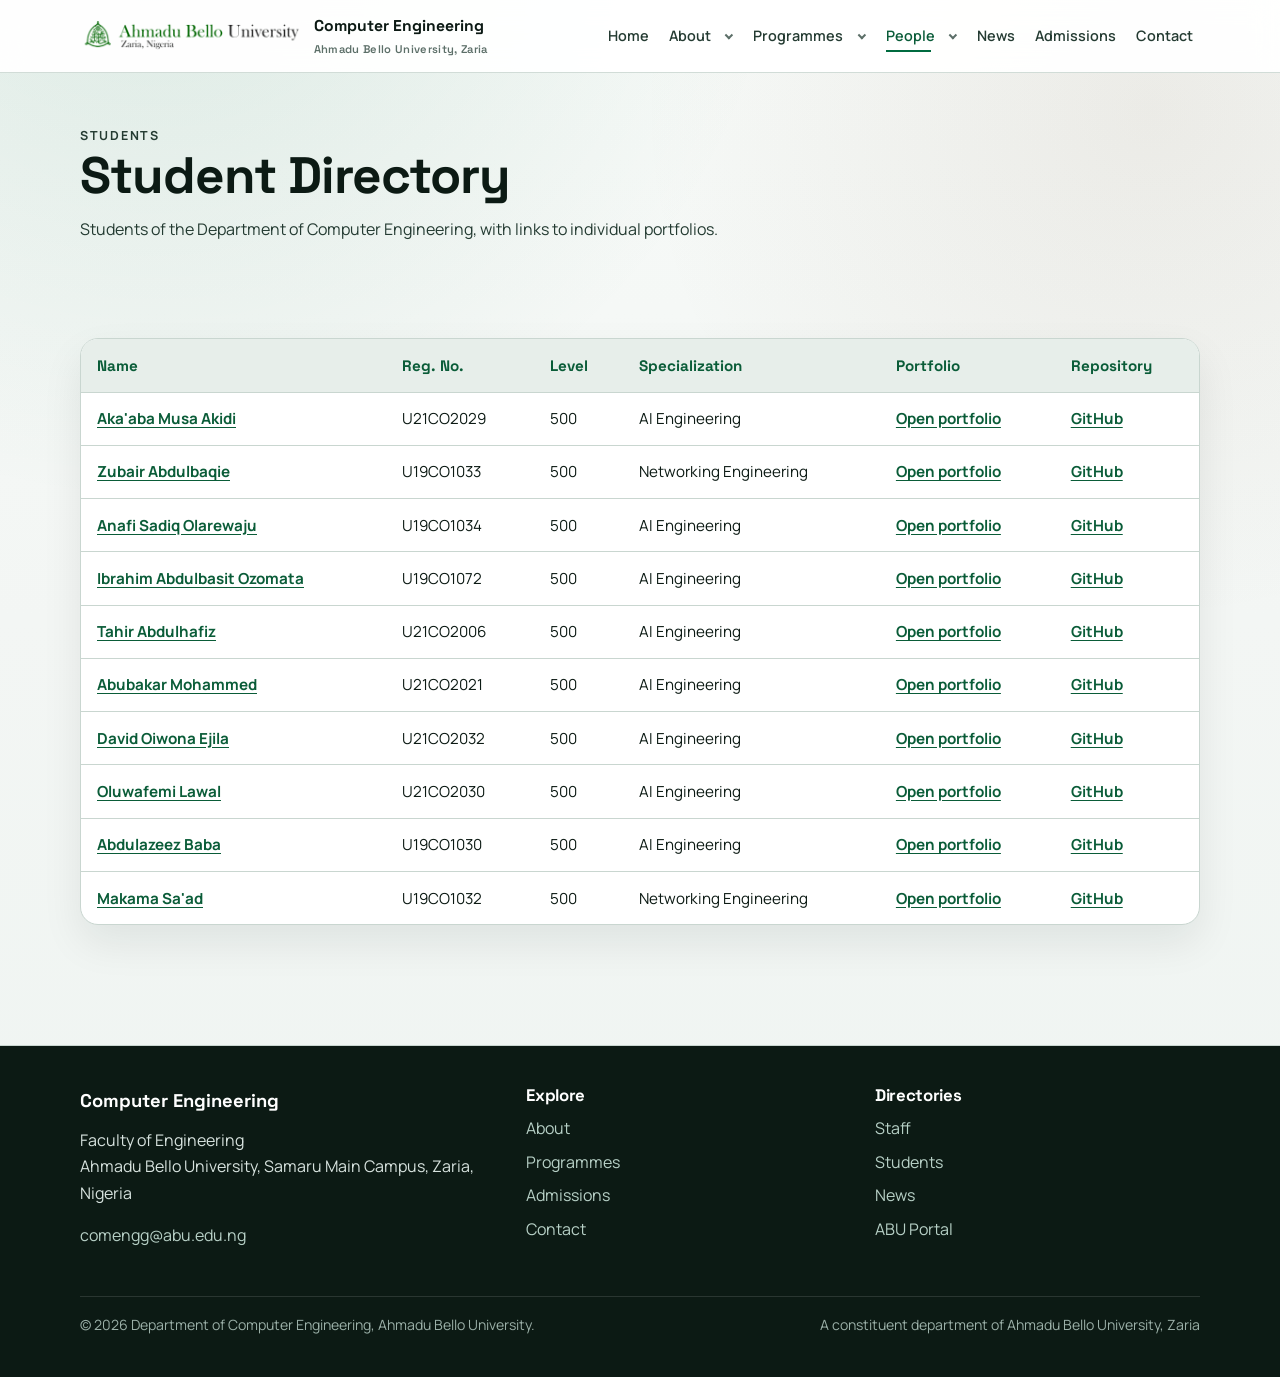
<file: students.html>
<!DOCTYPE html>
<html lang="en">
<head>
  <meta charset="UTF-8">
  <meta name="viewport" content="width=device-width, initial-scale=1">
  <meta name="description" content="Student directory — Department of Computer Engineering, Ahmadu Bello University, Zaria.">
  <title>Student Directory | Computer Engineering | Ahmadu Bello University</title>
  <link rel="preconnect" href="https://fonts.googleapis.com">
  <link rel="preconnect" href="https://fonts.gstatic.com" crossorigin>
  <link href="https://fonts.googleapis.com/css2?family=Manrope:wght@400;500;600;700;800&family=Space+Grotesk:wght@500;600;700&display=swap" rel="stylesheet">
  <link rel="stylesheet" href="assets/css/styles.css">
  <script type="application/ld+json">
  {
    "@context": "https://schema.org",
    "@type": "CollectionPage",
    "name": "Student Directory — Computer Engineering, ABU",
    "description": "COEN 554 Group 2 student directory with links to individual portfolios — Department of Computer Engineering, ABU Zaria.",
    "isPartOf": {
      "@type": "EducationalOrganization",
      "name": "Department of Computer Engineering, Ahmadu Bello University"
    }
  }
  </script>
</head>
<body>
  <a class="skip-link" href="#main">Skip to content</a>
  <header class="site-header">
    <div class="container nav-bar">
      <a class="brand" href="index.html">
        <img class="brand-logo" src="assets/images/abu-logo.png" alt="Ahmadu Bello University" width="180" height="24">
        <div>
          Computer Engineering
          <span>Ahmadu Bello University, Zaria</span>
        </div>
      </a>
      <input class="nav-toggle" type="checkbox" id="nav-toggle" aria-label="Toggle navigation">
      <label class="nav-toggle-label" for="nav-toggle"><span></span></label>
      <nav class="site-nav" aria-label="Primary">
        <ul>
          <li><a href="index.html">Home</a></li>
          <li class="has-dropdown">
            <input class="dd-check" type="checkbox" id="dd-about" aria-hidden="true">
            <div class="dd-head">
              <a href="about.html">About</a>
              <label class="dd-toggle" for="dd-about" aria-label="About submenu"></label>
            </div>
            <ul class="dd-menu">
              <li><a href="about.html#about-department">About the Department</a></li>
              <li><a href="about.html#mission">Mission &amp; Vision</a></li>
            </ul>
          </li>
          <li class="has-dropdown">
            <input class="dd-check" type="checkbox" id="dd-programmes" aria-hidden="true">
            <div class="dd-head">
              <a href="programmes.html">Programmes</a>
              <label class="dd-toggle" for="dd-programmes" aria-label="Programmes submenu"></label>
            </div>
            <ul class="dd-menu">
              <li><a href="programmes.html#undergraduate">Undergraduate</a></li>
              <li><a href="programmes.html#postgraduate">Postgraduate</a></li>
              <li><a href="programmes.html#specializations">Specializations</a></li>
            </ul>
          </li>
          <li class="has-dropdown">
            <input class="dd-check" type="checkbox" id="dd-people" aria-hidden="true">
            <div class="dd-head">
              <a href="students.html" aria-current="page">People</a>
              <label class="dd-toggle" for="dd-people" aria-label="People submenu"></label>
            </div>
            <ul class="dd-menu">
              <li><a href="staff.html">Staff Directory</a></li>
              <li><a href="students.html">Student Directory</a></li>
            </ul>
          </li>
          <li><a href="news.html">News</a></li>
          <li><a href="admissions.html">Admissions</a></li>
          <li><a href="contact.html">Contact</a></li>
        </ul>
      </nav>
    </div>
  </header>

          <main id="main">
    <header class="page-hero">
      <div class="container">
        <p class="eyebrow">Students</p>
        <h1>Student Directory</h1>
        <p>Students of the Department of Computer Engineering, with links to individual portfolios.</p>
      </div>
    </header>

    <section class="section section-paper">
      <div class="container">
        <div class="table-wrap">
          <table>
            <caption class="sr-only">Student directory</caption>
            <thead>
              <tr>
                <th scope="col">Name</th>
                <th scope="col">Reg. No.</th>
                <th scope="col">Level</th>
                <th scope="col">Specialization</th>
                <th scope="col">Portfolio</th>
                <th scope="col">Repository</th>
              </tr>
            </thead>
            <tbody>
              <tr>
                <td><a class="portfolio-link" href="https://kingakidi.github.io/" target="_blank" rel="noopener noreferrer">Aka'aba Musa Akidi</a></td>
                <td>U21CO2029</td>
                <td>500</td>
                <td>AI Engineering</td>
                <td><a class="portfolio-link" href="https://kingakidi.github.io/" target="_blank" rel="noopener noreferrer">Open portfolio</a></td>
                <td><a class="portfolio-link" href="https://github.com/kingakidi" target="_blank" rel="noopener noreferrer">GitHub</a></td>
              </tr>
              <tr>
                <td><a class="portfolio-link" href="https://drey-18.github.io/zubair-computer-engineering-portfolio/" target="_blank" rel="noopener noreferrer">Zubair Abdulbaqie</a></td>
                <td>U19CO1033</td>
                <td>500</td>
                <td>Networking Engineering</td>
                <td><a class="portfolio-link" href="https://drey-18.github.io/zubair-computer-engineering-portfolio/" target="_blank" rel="noopener noreferrer">Open portfolio</a></td>
                <td><a class="portfolio-link" href="https://github.com/DREY-18/zubair-computer-engineering-portfolio" target="_blank" rel="noopener noreferrer">GitHub</a></td>
              </tr>
              <tr>
                <td><a class="portfolio-link" href="https://sadiqanafi01.github.io/Portfolio/" target="_blank" rel="noopener noreferrer">Anafi Sadiq Olarewaju</a></td>
                <td>U19CO1034</td>
                <td>500</td>
                <td>AI Engineering</td>
                <td><a class="portfolio-link" href="https://sadiqanafi01.github.io/Portfolio/" target="_blank" rel="noopener noreferrer">Open portfolio</a></td>
                <td><a class="portfolio-link" href="https://github.com/sadiqanafi01/Portfolio" target="_blank" rel="noopener noreferrer">GitHub</a></td>
              </tr>
              <tr>
                <td><a class="portfolio-link" href="https://coen-554-u19-co-1072.vercel.app/" target="_blank" rel="noopener noreferrer">Ibrahim Abdulbasit Ozomata</a></td>
                <td>U19CO1072</td>
                <td>500</td>
                <td>AI Engineering</td>
                <td><a class="portfolio-link" href="https://coen-554-u19-co-1072.vercel.app/" target="_blank" rel="noopener noreferrer">Open portfolio</a></td>
                <td><a class="portfolio-link" href="https://github.com/bazmaoz/COEN554-U19CO1072" target="_blank" rel="noopener noreferrer">GitHub</a></td>
              </tr>
              <tr>
                <td><a class="portfolio-link" href="https://abduulhafeez.github.io/abdulhafiz/" target="_blank" rel="noopener noreferrer">Tahir Abdulhafiz</a></td>
                <td>U21CO2006</td>
                <td>500</td>
                <td>AI Engineering</td>
                <td><a class="portfolio-link" href="https://abduulhafeez.github.io/abdulhafiz/" target="_blank" rel="noopener noreferrer">Open portfolio</a></td>
                <td><a class="portfolio-link" href="https://github.com/Abduulhafeez/abdulhafiz" target="_blank" rel="noopener noreferrer">GitHub</a></td>
              </tr>
              <tr>
                <td><a class="portfolio-link" href="https://zhedecho.github.io/zhed-portfolio/" target="_blank" rel="noopener noreferrer">Abubakar Mohammed</a></td>
                <td>U21CO2021</td>
                <td>500</td>
                <td>AI Engineering</td>
                <td><a class="portfolio-link" href="https://zhedecho.github.io/zhed-portfolio/" target="_blank" rel="noopener noreferrer">Open portfolio</a></td>
                <td><a class="portfolio-link" href="https://github.com/zhedecho/zhed-portfolio" target="_blank" rel="noopener noreferrer">GitHub</a></td>
              </tr>
              <tr>
                <td><a class="portfolio-link" href="https://davidejila270-sys.github.io/portfolio/" target="_blank" rel="noopener noreferrer">David Oiwona Ejila</a></td>
                <td>U21CO2032</td>
                <td>500</td>
                <td>AI Engineering</td>
                <td><a class="portfolio-link" href="https://davidejila270-sys.github.io/portfolio/" target="_blank" rel="noopener noreferrer">Open portfolio</a></td>
                <td><a class="portfolio-link" href="https://github.com/davidejila270-sys/portfolio" target="_blank" rel="noopener noreferrer">GitHub</a></td>
              </tr>
              <tr>
                <td><a class="portfolio-link" href="https://femoskeydev.github.io/computer-engineering-portfolio/" target="_blank" rel="noopener noreferrer">Oluwafemi Lawal</a></td>
                <td>U21CO2030</td>
                <td>500</td>
                <td>AI Engineering</td>
                <td><a class="portfolio-link" href="https://femoskeydev.github.io/computer-engineering-portfolio/" target="_blank" rel="noopener noreferrer">Open portfolio</a></td>
                <td><a class="portfolio-link" href="https://github.com/FemoskeyDev/computer-engineering-portfolio" target="_blank" rel="noopener noreferrer">GitHub</a></td>
              </tr>
              <tr>
                <td><a class="portfolio-link" href="https://baabaah.github.io/my-portfolio-repo/" target="_blank" rel="noopener noreferrer">Abdulazeez Baba</a></td>
                <td>U19CO1030</td>
                <td>500</td>
                <td>AI Engineering</td>
                <td><a class="portfolio-link" href="https://baabaah.github.io/my-portfolio-repo/" target="_blank" rel="noopener noreferrer">Open portfolio</a></td>
                <td><a class="portfolio-link" href="https://github.com/Baabaah/my-portfolio-repo" target="_blank" rel="noopener noreferrer">GitHub</a></td>
              </tr>
              <tr>
                <td><a class="portfolio-link" href="https://saad-makama-portfolio.vercel.app/" target="_blank" rel="noopener noreferrer">Makama Sa'ad</a></td>
                <td>U19CO1032</td>
                <td>500</td>
                <td>Networking Engineering</td>
                <td><a class="portfolio-link" href="https://saad-makama-portfolio.vercel.app/" target="_blank" rel="noopener noreferrer">Open portfolio</a></td>
                <td><a class="portfolio-link" href="https://github.com/saadwave/saad-makama-portfolio" target="_blank" rel="noopener noreferrer">GitHub</a></td>
              </tr>
            </tbody>
          </table>
        </div>
      </div>
    </section>
  </main>





  <footer class="site-footer">
    <div class="container footer-grid">
      <div>
        <p class="footer-brand">Computer Engineering</p>
        <p>Faculty of Engineering<br>Ahmadu Bello University, Samaru Main Campus, Zaria, Nigeria</p>
        <p><a href="mailto:comengg@abu.edu.ng">comengg@abu.edu.ng</a></p>
      </div>
      <div>
        <h3>Explore</h3>
        <ul class="footer-links">
          <li><a href="about.html">About</a></li>
          <li><a href="programmes.html">Programmes</a></li>
          <li><a href="admissions.html">Admissions</a></li>
          <li><a href="contact.html">Contact</a></li>
        </ul>
      </div>
      <div>
        <h3>Directories</h3>
        <ul class="footer-links">
          <li><a href="staff.html">Staff</a></li>
          <li><a href="students.html">Students</a></li>
          <li><a href="news.html">News</a></li>
          <li><a href="https://abu.edu.ng" rel="noopener">ABU Portal</a></li>
        </ul>
      </div>
    </div>
    <div class="container footer-bottom">
      <p>&copy; 2026 Department of Computer Engineering, Ahmadu Bello University.</p>
      <p class="abu-credit">A constituent department of Ahmadu Bello University, Zaria</p>
    </div>
  </footer>
</body>
</html>
</file>
<file: assets/css/styles.css>
/* =========================================================
   Department of Computer Engineering — ABU Zaria
   Portfolio-aligned CSS3 · Flexbox/Grid · Mobile-first · No JS
   ABU green + Engineering brown theme
   ========================================================= */

:root {
  --ink: #0c1a14;
  --ink-soft: #243b32;
  --muted: #5c6f68;
  --paper: #f3f6f4;
  --paper-2: #e7eeea;
  --line: #c9d6d0;
  --accent: #006b3f;
  --accent-deep: #0a5c38;
  --accent-soft: #d7efe6;
  --brown: #6b4423;
  --brown-soft: #8b5e3c;
  --brown-tint: #f3ebe4;
  --highlight: #c8e6a0;
  --white: #ffffff;
  --shadow: 0 18px 40px rgba(12, 26, 20, 0.08);
  --radius: 18px;
  --max: 1120px;
  --nav-h: 72px;
  --font-display: "Space Grotesk", "Trebuchet MS", sans-serif;
  --font-body: "Manrope", "Segoe UI", sans-serif;
  --ease: cubic-bezier(0.22, 1, 0.36, 1);
}

*,
*::before,
*::after {
  box-sizing: border-box;
}

html {
  scroll-behavior: smooth;
}

body {
  margin: 0;
  font-family: var(--font-body);
  color: var(--ink);
  background:
    radial-gradient(circle at 12% -10%, rgba(0, 107, 63, 0.12), transparent 34%),
    radial-gradient(circle at 90% 8%, rgba(107, 68, 35, 0.08), transparent 30%),
    linear-gradient(180deg, #f7faf8 0%, var(--paper) 45%, #eef4f1 100%);
  line-height: 1.65;
  min-height: 100vh;
}

img,
svg {
  max-width: 100%;
  display: block;
  height: auto;
}

a {
  color: inherit;
  text-decoration: none;
}

ul {
  margin: 0;
  padding: 0;
  list-style: none;
}

ol {
  margin: 0 0 1.2em;
  padding-left: 1.2em;
}

h1, h2, h3, h4 {
  font-family: var(--font-display);
  line-height: 1.15;
  margin: 0 0 0.6rem;
  letter-spacing: -0.02em;
  color: var(--ink);
}

h1 { font-size: clamp(2rem, 5vw, 3.4rem); }
h2 { font-size: clamp(1.55rem, 3.2vw, 2.35rem); }
h3 { font-size: clamp(1.15rem, 2.2vw, 1.4rem); }

p {
  margin: 0 0 1rem;
}

.container {
  width: min(100% - 2rem, var(--max));
  margin-inline: auto;
}

.sr-only {
  position: absolute;
  width: 1px;
  height: 1px;
  padding: 0;
  margin: -1px;
  overflow: hidden;
  clip: rect(0, 0, 0, 0);
  white-space: nowrap;
  border: 0;
}

.skip-link {
  position: absolute;
  left: -999px;
  top: 0;
  background: var(--ink);
  color: var(--white);
  padding: 0.75rem 1rem;
  z-index: 1000;
  border-radius: 10px;
}

.skip-link:focus {
  left: 1rem;
  top: 1rem;
}

.eyebrow {
  display: inline-block;
  font-size: 0.78rem;
  font-weight: 700;
  letter-spacing: 0.14em;
  text-transform: uppercase;
  color: var(--accent-deep);
  margin-bottom: 0.85rem;
}

.lede,
.support {
  font-size: 1.08rem;
  color: var(--ink-soft);
  max-width: 42rem;
}

.muted { color: var(--muted); }

.muted a,
.prose-block a,
.section p a:not(.btn) {
  color: var(--accent-deep);
  font-weight: 700;
}

.muted a:hover,
.muted a:focus,
.prose-block a:hover,
.prose-block a:focus,
.section p a:not(.btn):hover,
.section p a:not(.btn):focus {
  text-decoration: underline;
}

.section {
  padding: 4.5rem 0;
}

.section-paper {
  background: transparent;
}

.section-soft {
  background: rgba(231, 238, 234, 0.45);
}

.section-ink {
  background: var(--ink);
  color: #d7e2de;
}

.section-ink h2,
.section-ink .eyebrow {
  color: var(--white);
}

.section-ink .eyebrow {
  color: var(--highlight);
}

.section-head {
  margin-bottom: 2rem;
}

.section-head h2 {
  font-size: clamp(1.8rem, 3vw, 2.5rem);
}

.section-head p {
  color: var(--ink-soft);
  max-width: 40rem;
}

/* ---------- Header / Nav ---------- */
.site-header {
  position: sticky;
  top: 0;
  z-index: 100;
  backdrop-filter: blur(14px);
  background: rgba(255, 255, 255, 0.94);
  border-bottom: 1px solid rgba(201, 214, 208, 0.85);
}

.nav-bar,
.header-inner {
  min-height: var(--nav-h);
  display: flex;
  align-items: center;
  justify-content: space-between;
  gap: 1rem;
  position: relative;
}

.brand {
  display: flex;
  align-items: center;
  gap: 0.85rem;
  font-family: var(--font-display);
  font-weight: 700;
  font-size: 1.05rem;
  color: var(--ink);
  min-width: 0;
}

.brand-logo {
  flex: 0 0 auto;
  display: block;
  height: 2.45rem;
  width: auto;
  max-width: min(220px, 48vw);
  object-fit: contain;
  object-position: left center;
  background: transparent;
  border-radius: 0;
  padding: 0;
}

.brand-mark {
  display: none;
}

.brand-text,
.brand > div {
  display: flex;
  flex-direction: column;
  min-width: 0;
}

.brand strong,
.brand > div {
  font-size: 0.98rem;
  color: var(--ink);
}

.brand span,
.brand-text span {
  display: block;
  font-size: 0.7rem;
  font-weight: 600;
  color: var(--muted);
  letter-spacing: 0.03em;
  white-space: nowrap;
  overflow: hidden;
  text-overflow: ellipsis;
}

.nav-toggle {
  position: absolute;
  opacity: 0;
  pointer-events: none;
  width: 0;
  height: 0;
}

.nav-toggle-label {
  display: none;
  width: 2.6rem;
  height: 2.6rem;
  border: 1px solid var(--line);
  border-radius: 12px;
  align-items: center;
  justify-content: center;
  cursor: pointer;
  background: var(--white);
}

.nav-toggle-label span,
.nav-toggle-label span::before,
.nav-toggle-label span::after {
  display: block;
  width: 1.1rem;
  height: 2px;
  background: var(--ink);
  position: relative;
  transition: 0.2s ease;
}

.nav-toggle-label span::before,
.nav-toggle-label span::after {
  content: "";
  position: absolute;
  left: 0;
}

.nav-toggle-label span::before { top: -6px; }
.nav-toggle-label span::after { top: 6px; }

.site-nav > ul {
  display: flex;
  flex-wrap: wrap;
  gap: 0.2rem 0.35rem;
  align-items: center;
}

.site-nav a {
  font-size: 0.9rem;
  font-weight: 600;
  color: var(--ink-soft);
  padding: 0.4rem 0.45rem;
  position: relative;
  border-radius: 8px;
}

.site-nav > ul > li > a::after,
.dd-head > a::after {
  content: "";
  position: absolute;
  left: 0.45rem;
  right: 0.45rem;
  bottom: 0.15rem;
  width: auto;
  height: 2px;
  background: var(--accent);
  transform: scaleX(0);
  transform-origin: left;
  transition: transform 0.2s ease;
}

.site-nav a:hover,
.site-nav a:focus,
.site-nav a[aria-current="page"],
.dd-head > a:hover,
.dd-head > a:focus {
  color: var(--accent-deep);
}

.site-nav > ul > li > a:hover::after,
.site-nav > ul > li > a:focus::after,
.site-nav > ul > li > a[aria-current="page"]::after,
.dd-head > a:hover::after,
.dd-head > a:focus::after,
.has-dropdown:has(a[aria-current="page"]) .dd-head > a::after {
  transform: scaleX(1);
}

/* Dropdowns */
.has-dropdown {
  position: relative;
}

.dd-check {
  position: absolute;
  opacity: 0;
  pointer-events: none;
  width: 0;
  height: 0;
}

.dd-head {
  display: flex;
  align-items: center;
  gap: 0.15rem;
}

.dd-head > a {
  font-size: 0.9rem;
  font-weight: 600;
  color: var(--ink-soft);
  padding: 0.4rem 0.2rem 0.4rem 0.45rem;
  position: relative;
}

.dd-toggle {
  display: inline-flex;
  align-items: center;
  justify-content: center;
  width: 1.5rem;
  height: 1.5rem;
  border-radius: 6px;
  cursor: pointer;
  color: var(--muted);
}

.dd-toggle .caret,
.dd-toggle::after {
  content: "";
  display: block;
  width: 0.4rem;
  height: 0.4rem;
  border-right: 2px solid currentColor;
  border-bottom: 2px solid currentColor;
  transform: rotate(45deg) translateY(-1px);
  transition: transform 0.2s ease;
}

.dd-toggle .caret {
  border: none;
  width: auto;
  height: auto;
  transform: none;
  font-size: 0.65rem;
  line-height: 1;
}

.dd-check:checked + .dd-head .dd-toggle::after {
  transform: rotate(225deg) translateY(-1px);
}

.dd-menu {
  display: none;
  min-width: 13.5rem;
  padding: 0.45rem;
  background: var(--white);
  border: 1px solid var(--line);
  border-radius: 14px;
  box-shadow: var(--shadow);
  z-index: 120;
}

.dd-menu a {
  display: block;
  padding: 0.65rem 0.75rem;
  border-radius: 10px;
  font-size: 0.88rem;
  color: var(--ink-soft);
}

.dd-menu a:hover,
.dd-menu a:focus {
  background: var(--accent-soft);
  color: var(--accent-deep);
}

.has-dropdown:hover > .dd-menu,
.has-dropdown:focus-within > .dd-menu,
.dd-check:checked ~ .dd-menu {
  display: block;
}

@media (min-width: 761px) {
  .dd-menu {
    position: absolute;
    top: calc(100% + 0.35rem);
    left: 0;
  }

  .dd-toggle {
    pointer-events: none;
  }
}

/* ---------- Buttons ---------- */
.btn-row {
  display: flex;
  flex-wrap: wrap;
  gap: 0.85rem;
  margin-top: 1.6rem;
}

.btn,
button.btn {
  display: inline-flex;
  align-items: center;
  justify-content: center;
  gap: 0.45rem;
  padding: 0.85rem 1.35rem;
  border-radius: 999px;
  font-family: var(--font-body);
  font-weight: 700;
  font-size: 0.95rem;
  border: 1.5px solid transparent;
  cursor: pointer;
  transition: transform 0.18s ease, background 0.18s ease, box-shadow 0.18s ease, border-color 0.18s ease, color 0.18s ease;
}

.btn:hover,
.btn:focus {
  transform: translateY(-2px);
}

.btn-primary {
  background: var(--ink);
  color: var(--white);
  box-shadow: 0 10px 24px rgba(12, 26, 20, 0.18);
}

.btn-primary:hover,
.btn-primary:focus {
  background: var(--accent-deep);
  color: var(--white);
}

.btn-secondary {
  background: transparent;
  border-color: var(--ink);
  color: var(--ink);
}

.btn-secondary:hover,
.btn-secondary:focus {
  background: var(--accent-soft);
  border-color: var(--accent);
  color: var(--accent-deep);
}

.btn-ghost {
  background: var(--white);
  color: var(--ink);
  border-color: var(--line);
}

.btn-ghost:hover,
.btn-ghost:focus {
  border-color: var(--accent);
  color: var(--accent-deep);
  background: var(--accent-soft);
}

/* ---------- Hero (institutional, brand-first) ---------- */
.hero {
  position: relative;
  min-height: calc(88vh - var(--nav-h));
  display: grid;
  align-items: end;
  overflow: hidden;
  color: var(--white);
  background: #062819;
}

.hero-media {
  position: absolute;
  inset: 0;
  z-index: 0;
}

.hero-media img,
.hero-media svg {
  width: 100%;
  height: 100%;
  object-fit: cover;
  object-position: center;
  transform: scale(1.08);
  animation: heroZoom 18s ease-in-out infinite alternate;
  will-change: transform;
}

.hero-media::after {
  content: "";
  position: absolute;
  inset: 0;
  background:
    linear-gradient(180deg, rgba(6, 40, 25, 0.28) 0%, rgba(6, 40, 25, 0.42) 40%, rgba(6, 40, 25, 0.9) 100%),
    linear-gradient(90deg, rgba(6, 40, 25, 0.82) 0%, rgba(6, 40, 25, 0.35) 62%, rgba(6, 40, 25, 0.15) 100%);
  pointer-events: none;
}

.hero-content {
  position: relative;
  z-index: 1;
  padding: clamp(3rem, 8vw, 5.5rem) 0 clamp(3.25rem, 7vw, 5rem);
  animation: heroRise 0.85s var(--ease) both;
}

.hero-brand {
  font-family: var(--font-display);
  font-size: clamp(1.15rem, 2.6vw, 1.55rem);
  font-weight: 700;
  color: #d4e8dc;
  margin-bottom: 0.85rem;
  letter-spacing: -0.01em;
  max-width: 28ch;
}

.hero h1 {
  color: var(--white);
  max-width: 14ch;
  margin-bottom: 0.9rem;
  font-size: clamp(2.4rem, 5.5vw, 4rem);
}

.hero .support {
  color: rgba(244, 247, 245, 0.86);
  font-size: 1.1rem;
  margin-bottom: 0;
}

.hero .btn-secondary {
  border-color: rgba(255, 255, 255, 0.55);
  color: var(--white);
}

.hero .btn-secondary:hover,
.hero .btn-secondary:focus {
  background: rgba(255, 255, 255, 0.1);
  border-color: var(--highlight);
  color: var(--white);
}

@keyframes heroRise {
  from { opacity: 0; transform: translateY(22px); }
  to { opacity: 1; transform: translateY(0); }
}

@keyframes heroZoom {
  from { transform: scale(1.05) translate3d(0, 0, 0); }
  to { transform: scale(1.14) translate3d(-1.5%, -1%, 0); }
}

@keyframes fadeUp {
  from { opacity: 0; transform: translateY(28px); }
  to { opacity: 1; transform: translateY(0); }
}

@keyframes imageReveal {
  from { opacity: 0; transform: scale(1.06); }
  to { opacity: 1; transform: scale(1); }
}

.reveal,
.lane,
.news-item,
.article-card,
.stat,
.feature-card,
.person,
.prog-card {
  animation: fadeUp 0.7s var(--ease) both;
}

.lane:nth-child(2),
.news-item:nth-child(2),
.stat:nth-child(2) { animation-delay: 0.08s; }
.lane:nth-child(3),
.news-item:nth-child(3),
.stat:nth-child(3) { animation-delay: 0.16s; }
.stat:nth-child(4) { animation-delay: 0.24s; }

.page-hero {
  padding: 3rem 0 1.5rem;
}

.page-hero h1 {
  font-size: clamp(2rem, 4.5vw, 3.2rem);
}

.page-hero p {
  color: var(--ink-soft);
  max-width: 40rem;
  margin: 0;
}

/* ---------- Layout helpers ---------- */
.split,
.two-col,
.about-layout,
.contact-grid {
  display: grid;
  gap: 2rem;
  align-items: start;
}

.split,
.about-layout {
  grid-template-columns: 1.1fr 0.9fr;
}

.two-col,
.contact-grid {
  grid-template-columns: 1fr 1fr;
}

.split-media,
.portrait {
  position: relative;
  border-radius: 24px;
  overflow: hidden;
  border: 1px solid var(--line);
  background: var(--ink);
  box-shadow: var(--shadow);
}

.split-media::after,
.portrait::after {
  content: "";
  position: absolute;
  inset: auto 0 0 0;
  height: 35%;
  background: linear-gradient(transparent, rgba(6, 40, 25, 0.45));
  pointer-events: none;
}

.split-media img,
.portrait img {
  width: 100%;
  aspect-ratio: 4 / 3;
  object-fit: cover;
  object-position: center;
  animation: imageReveal 0.9s var(--ease) both;
  transition: transform 0.7s var(--ease);
}

.split-media:hover img,
.portrait:hover img {
  transform: scale(1.05);
}

.prose-block p:last-child {
  margin-bottom: 0;
}

.quote {
  margin: 0;
  padding: 1.4rem 1.5rem;
  border-left: 4px solid var(--brown);
  background: var(--brown-tint);
  border-radius: 0 16px 16px 0;
  color: var(--ink-soft);
  font-size: 1.05rem;
}

.quote cite {
  display: block;
  margin-top: 0.85rem;
  font-style: normal;
  font-weight: 700;
  color: var(--brown);
  font-size: 0.92rem;
}

/* ---------- Stats ---------- */
.stats,
.stat-strip {
  display: grid;
  grid-template-columns: repeat(3, 1fr);
  gap: 1rem;
}

.stat {
  background: var(--white);
  border: 1px solid var(--line);
  border-radius: var(--radius);
  padding: 1.2rem 1.1rem;
  box-shadow: var(--shadow);
}

.section-ink .stat {
  background: rgba(255, 255, 255, 0.06);
  border-color: rgba(255, 255, 255, 0.12);
  box-shadow: none;
}

.stat strong,
.stat b {
  display: block;
  font-family: var(--font-display);
  font-size: 1.55rem;
  color: var(--accent-deep);
  margin-bottom: 0.2rem;
}

.section-ink .stat strong,
.section-ink .stat b {
  color: var(--highlight);
}

.stat span {
  color: var(--muted);
  font-size: 0.9rem;
}

.section-ink .stat span {
  color: #9bb0a8;
}

/* ---------- Feature / programme / lane grids ---------- */
.feature-grid,
.lanes,
.prog-grid,
.person-grid,
.hobby-grid {
  display: grid;
  gap: 1.15rem;
}

.feature-grid,
.lanes {
  grid-template-columns: repeat(3, 1fr);
}

.prog-grid {
  grid-template-columns: repeat(2, 1fr);
}

.prog-grid.four {
  grid-template-columns: repeat(4, 1fr);
}

.person-grid {
  grid-template-columns: repeat(3, 1fr);
}

/* ---------- Labs & focus showcase ---------- */
.focus-showcase {
  display: grid;
  gap: 1.5rem;
}

.focus-reel {
  position: relative;
  border-radius: 24px;
  overflow: hidden;
  min-height: clamp(280px, 42vw, 420px);
  background: var(--ink);
  box-shadow: var(--shadow);
  border: 1px solid var(--line);
}

.focus-reel-slides {
  position: absolute;
  inset: 0;
}

.focus-reel-slides img {
  position: absolute;
  inset: 0;
  width: 100%;
  height: 100%;
  object-fit: cover;
  opacity: 0;
  animation: focusReel 20s ease-in-out infinite;
}

.focus-reel-slides img:nth-child(1) { animation-delay: 0s; }
.focus-reel-slides img:nth-child(2) { animation-delay: 4s; }
.focus-reel-slides img:nth-child(3) { animation-delay: 8s; }
.focus-reel-slides img:nth-child(4) { animation-delay: 12s; }
.focus-reel-slides img:nth-child(5) { animation-delay: 16s; }

@keyframes focusReel {
  0% { opacity: 0; transform: scale(1.06); }
  4% { opacity: 1; }
  18% { opacity: 1; transform: scale(1.12); }
  22% { opacity: 0; transform: scale(1.14); }
  100% { opacity: 0; }
}

.focus-reel::after {
  content: "";
  position: absolute;
  inset: 0;
  background:
    linear-gradient(90deg, rgba(6, 40, 25, 0.88) 0%, rgba(6, 40, 25, 0.45) 48%, rgba(6, 40, 25, 0.2) 100%),
    linear-gradient(180deg, transparent 40%, rgba(6, 40, 25, 0.75));
  pointer-events: none;
  z-index: 1;
}

.focus-reel-caption {
  position: relative;
  z-index: 2;
  max-width: 34rem;
  padding: clamp(1.5rem, 4vw, 2.5rem);
  color: var(--white);
  height: 100%;
  display: flex;
  flex-direction: column;
  justify-content: flex-end;
  min-height: clamp(280px, 42vw, 420px);
}

.focus-reel-caption .lane-meta {
  color: var(--highlight);
}

.focus-reel-caption h3 {
  color: var(--white);
  font-size: clamp(1.5rem, 3vw, 2.1rem);
}

.focus-reel-caption p:last-child {
  color: rgba(244, 247, 245, 0.86);
  margin: 0;
}

.focus-grid {
  display: grid;
  grid-template-columns: repeat(2, 1fr);
  gap: 1.15rem;
}

.focus-card {
  background: rgba(255, 255, 255, 0.82);
  border: 1px solid var(--line);
  border-radius: var(--radius);
  overflow: hidden;
  transition: transform 0.25s var(--ease), box-shadow 0.25s var(--ease), border-color 0.25s var(--ease);
}

.focus-card:hover {
  transform: translateY(-5px);
  border-color: #9fc7b8;
  box-shadow: var(--shadow);
}

.focus-card-wide {
  grid-column: 1 / -1;
  display: grid;
  grid-template-columns: 1.1fr 0.9fr;
}

.focus-card-media {
  position: relative;
  aspect-ratio: 16 / 10;
  overflow: hidden;
  background: var(--ink);
}

.focus-card-wide .focus-card-media {
  aspect-ratio: auto;
  min-height: 240px;
}

.focus-card-media img {
  width: 100%;
  height: 100%;
  object-fit: cover;
  transition: transform 0.65s var(--ease);
}

.focus-card:hover .focus-card-media img {
  transform: scale(1.06);
}

.focus-card-body {
  padding: 1.15rem 1.25rem 1.35rem;
}

.focus-card-body p:last-child {
  margin: 0;
  color: var(--ink-soft);
}

.feature-card,
.lane,
.prog-card,
.person,
.info-card,
.contact-card,
.edu-item {
  background: rgba(255, 255, 255, 0.78);
  border: 1px solid var(--line);
  border-radius: var(--radius);
  padding: 1.35rem;
  transition: transform 0.18s ease, border-color 0.18s ease, box-shadow 0.18s ease;
}

.feature-card:hover,
.lane:hover,
.prog-card:hover,
.person:hover,
.info-card:hover,
.contact-card:hover {
  transform: translateY(-4px);
  border-color: #9fc7b8;
  box-shadow: var(--shadow);
}

.lane {
  padding: 0;
  overflow: hidden;
  display: flex;
  flex-direction: column;
}

.lane-visual {
  position: relative;
  background: var(--ink);
  aspect-ratio: 16 / 10;
  overflow: hidden;
}

.lane-visual::after {
  content: "";
  position: absolute;
  inset: 0;
  background: linear-gradient(180deg, transparent 55%, rgba(6, 40, 25, 0.35));
  pointer-events: none;
}

.lane-visual img {
  width: 100%;
  height: 100%;
  object-fit: cover;
  object-position: center;
  transition: transform 0.65s var(--ease);
}

.lane:hover .lane-visual img {
  transform: scale(1.07);
}

.lane-body {
  padding: 1.2rem 1.25rem 1.35rem;
}

.lane-meta {
  font-size: 0.78rem;
  font-weight: 700;
  letter-spacing: 0.08em;
  text-transform: uppercase;
  color: var(--brown-soft);
  margin-bottom: 0.45rem;
}

.lane-body a,
.project-link {
  font-weight: 700;
  color: var(--accent-deep);
}

.lane-body a:hover,
.lane-body a:focus,
.project-link:hover,
.project-link:focus {
  text-decoration: underline;
}

.tag,
.pill {
  display: inline-block;
  font-size: 0.75rem;
  font-weight: 700;
  padding: 0.28rem 0.65rem;
  border-radius: 999px;
  background: var(--accent-soft);
  color: var(--accent-deep);
  margin-bottom: 0.7rem;
}

.pill {
  margin-bottom: 0;
  background: var(--brown-tint);
  color: var(--brown);
}

.duration {
  margin: 0.75rem 0 0;
  font-size: 0.9rem;
  color: var(--muted);
  font-weight: 600;
}

.person .role {
  margin: 0 0 0.25rem;
  font-weight: 700;
  color: var(--accent-deep);
}

.person .rank {
  margin: 0;
  color: var(--muted);
  font-size: 0.92rem;
}

.person .quick-link {
  display: inline-block;
  margin-top: 0.75rem;
  font-weight: 700;
  color: var(--brown);
  font-size: 0.9rem;
}

.person .quick-link:hover,
.person .quick-link:focus {
  text-decoration: underline;
}

/* Detail panels (programmes page) */
.detail-panel {
  display: grid;
  grid-template-columns: 0.85fr 1.15fr;
  gap: 0;
  margin-bottom: 1.25rem;
  background: rgba(255, 255, 255, 0.78);
  border: 1px solid var(--line);
  border-radius: var(--radius);
  overflow: hidden;
  scroll-margin-top: calc(var(--nav-h) + 1rem);
}

.detail-panel:last-of-type {
  margin-bottom: 0;
}

.detail-panel-visual {
  position: relative;
  background: var(--ink);
  min-height: 220px;
  overflow: hidden;
}

.detail-panel-visual img {
  width: 100%;
  height: 100%;
  min-height: 220px;
  object-fit: cover;
  object-position: center;
  transition: transform 0.65s var(--ease);
}

.detail-panel:hover .detail-panel-visual img {
  transform: scale(1.05);
}

.detail-panel-body {
  padding: 1.4rem 1.5rem;
}

.detail-panel-body ul {
  list-style: disc;
  padding-left: 1.15rem;
  color: var(--ink-soft);
}

.detail-panel-body li {
  margin-bottom: 0.4rem;
}

/* News */
.news-strip,
.article-list {
  display: grid;
  gap: 1.15rem;
}

.news-strip {
  grid-template-columns: repeat(3, 1fr);
}

.news-item,
.article-card {
  display: grid;
  background: rgba(255, 255, 255, 0.78);
  border: 1px solid var(--line);
  border-radius: var(--radius);
  overflow: hidden;
  transition: transform 0.18s ease, border-color 0.18s ease, box-shadow 0.18s ease;
  color: inherit;
}

.news-item:hover,
.article-card:hover {
  transform: translateY(-4px);
  border-color: #9fc7b8;
  box-shadow: var(--shadow);
}

.news-item-media,
.article-card-media {
  position: relative;
  background: var(--ink);
  aspect-ratio: 16 / 10;
  overflow: hidden;
}

.news-item-media img,
.article-card-media img {
  width: 100%;
  height: 100%;
  object-fit: cover;
  object-position: center;
  transition: transform 0.65s var(--ease);
}

.news-item:hover .news-item-media img,
.article-card:hover .article-card-media img {
  transform: scale(1.06);
}

.news-item-body,
.article-card-body {
  padding: 1.15rem 1.25rem 1.35rem;
}

.news-item time,
.article-meta {
  display: flex;
  flex-wrap: wrap;
  align-items: center;
  gap: 0.55rem;
  font-size: 0.84rem;
  color: var(--muted);
  font-weight: 600;
  margin-bottom: 0.55rem;
}

.article-card {
  grid-template-columns: 0.85fr 1.15fr;
  scroll-margin-top: calc(var(--nav-h) + 1rem);
}

.article-card .modal-open {
  display: inline-block;
  margin-top: 0.5rem;
  font-weight: 700;
  color: var(--accent-deep);
}

.article-card .modal-open:hover,
.article-card .modal-open:focus {
  text-decoration: underline;
}

/* Lists */
.theme-list,
.peo-list,
.outcome-list,
.about-points {
  display: grid;
  gap: 0.75rem;
}

.theme-list {
  grid-template-columns: repeat(3, 1fr);
}

.theme-list li,
.peo-list li,
.outcome-list li,
.about-points li {
  position: relative;
  padding: 1rem 1.1rem 1rem 1.85rem;
  background: rgba(255, 255, 255, 0.78);
  border: 1px solid var(--line);
  border-radius: 14px;
  color: var(--ink-soft);
}

.theme-list li::before,
.peo-list li::before,
.outcome-list li::before,
.about-points li::before {
  content: "";
  position: absolute;
  left: 0.85rem;
  top: 1.25rem;
  width: 0.45rem;
  height: 0.45rem;
  border-radius: 50%;
  background: var(--accent);
}

.steps li {
  margin-bottom: 0.7rem;
  color: var(--ink-soft);
}

.steps a {
  color: var(--accent-deep);
  font-weight: 700;
}

.steps a:hover,
.steps a:focus {
  text-decoration: underline;
}

/* Filter / notice / table */
.filter-bar {
  display: flex;
  flex-wrap: wrap;
  gap: 0.55rem;
  margin-bottom: 2rem;
}

.filter-bar a {
  padding: 0.5rem 0.95rem;
  border-radius: 999px;
  border: 1px solid var(--line);
  background: var(--white);
  font-weight: 700;
  font-size: 0.88rem;
  color: var(--ink-soft);
}

.filter-bar a:hover,
.filter-bar a:focus {
  background: var(--accent-soft);
  border-color: var(--accent);
  color: var(--accent-deep);
}

.staff-panels section {
  scroll-margin-top: calc(var(--nav-h) + 1rem);
  margin-bottom: 2.5rem;
}

.staff-panels section:last-child {
  margin-bottom: 0;
}

.notice {
  padding: 1rem 1.15rem;
  border-radius: 14px;
  border: 1px solid rgba(107, 68, 35, 0.25);
  background: var(--brown-tint);
  color: var(--ink-soft);
  margin-bottom: 1.5rem;
}

.table-wrap {
  overflow-x: auto;
  border: 1px solid var(--line);
  border-radius: var(--radius);
  background: var(--white);
  box-shadow: var(--shadow);
}

table {
  width: 100%;
  border-collapse: collapse;
  min-width: 520px;
}

th,
td {
  text-align: left;
  padding: 0.85rem 1rem;
  border-bottom: 1px solid var(--line);
  font-size: 0.95rem;
}

th {
  font-family: var(--font-display);
  background: var(--paper-2);
  color: var(--accent-deep);
  font-weight: 700;
}

tr:last-child td {
  border-bottom: none;
}

tbody tr:hover td {
  background: rgba(215, 239, 230, 0.35);
}

/* Contact / forms */
.contact-card h2,
.contact-card h3 {
  margin-bottom: 0.85rem;
}

.contact-card address {
  font-style: normal;
  color: var(--ink-soft);
  margin-bottom: 1rem;
}

.contact-card a {
  color: var(--accent-deep);
  font-weight: 700;
}

.contact-card a:hover,
.contact-card a:focus {
  text-decoration: underline;
}

.form-grid {
  display: grid;
  gap: 0.9rem;
}

.form-grid label {
  display: grid;
  gap: 0.35rem;
  font-size: 0.88rem;
  font-weight: 700;
}

.form-grid input,
.form-grid textarea {
  width: 100%;
  border: 1px solid var(--line);
  border-radius: 12px;
  padding: 0.8rem 0.95rem;
  font: inherit;
  background: var(--white);
  color: var(--ink);
}

.form-grid input:focus,
.form-grid textarea:focus {
  outline: 2px solid var(--accent-soft);
  border-color: var(--accent);
}

.form-grid textarea {
  min-height: 140px;
  resize: vertical;
}

.form-actions {
  display: flex;
  flex-wrap: wrap;
  gap: 0.75rem;
}

.form-note {
  font-size: 0.86rem;
  color: var(--muted);
  margin: 0;
}

/* ---------- CSS-only modals (:target) ---------- */
.modal {
  position: fixed;
  inset: 0;
  z-index: 200;
  display: flex;
  align-items: center;
  justify-content: center;
  padding: 1.25rem;
  opacity: 0;
  visibility: hidden;
  pointer-events: none;
  transition: opacity 0.22s ease, visibility 0.22s ease;
}

.modal:target {
  opacity: 1;
  visibility: visible;
  pointer-events: auto;
}

.modal-overlay {
  position: absolute;
  inset: 0;
  background: rgba(12, 26, 20, 0.55);
  cursor: pointer;
}

.modal-panel {
  position: relative;
  z-index: 1;
  width: min(100%, 560px);
  max-height: min(86vh, 720px);
  overflow-y: auto;
  background: var(--white);
  border: 1px solid var(--line);
  border-radius: 20px;
  box-shadow: var(--shadow);
  padding: 1.5rem 1.5rem 1.35rem;
  animation: modalIn 0.28s var(--ease) both;
}

.modal:target .modal-panel {
  animation: modalIn 0.28s var(--ease) both;
}

@keyframes modalIn {
  from { opacity: 0; transform: translateY(12px) scale(0.98); }
  to { opacity: 1; transform: translateY(0) scale(1); }
}

.modal-close {
  position: absolute;
  top: 0.85rem;
  right: 0.85rem;
  width: 2.2rem;
  height: 2.2rem;
  display: grid;
  place-items: center;
  border-radius: 999px;
  border: 1px solid var(--line);
  background: var(--paper);
  font-weight: 700;
  color: var(--ink-soft);
  line-height: 1;
}

.modal-close:hover,
.modal-close:focus {
  background: var(--accent-soft);
  color: var(--accent-deep);
  border-color: var(--accent);
}

.modal-panel h2,
.modal-panel h3 {
  padding-right: 2.5rem;
}

.modal-panel .lane-meta {
  margin-bottom: 0.35rem;
}

.modal-visual {
  border-radius: 14px;
  overflow: hidden;
  margin: 0 0 1rem;
  background: var(--ink);
  aspect-ratio: 16 / 9;
}

.modal-visual img {
  width: 100%;
  height: 100%;
  object-fit: cover;
  object-position: center;
}

.modal-actions {
  margin-top: 1.15rem;
  display: flex;
  flex-wrap: wrap;
  gap: 0.65rem;
}

/* ---------- Footer ---------- */
.site-footer {
  margin-top: 3rem;
  border-top: 1px solid var(--line);
  background: var(--ink);
  color: #d7e2de;
  padding: 2.5rem 0 1.5rem;
}

.footer-grid {
  display: grid;
  grid-template-columns: 1.3fr 1fr 1fr;
  gap: 1.5rem;
  margin-bottom: 2rem;
}

.footer-brand {
  font-family: var(--font-display);
  font-weight: 700;
  font-size: 1.15rem;
  color: var(--white);
  margin-bottom: 0.65rem;
}

.site-footer h3 {
  color: var(--white);
  font-size: 1.05rem;
}

.site-footer a {
  color: #b7d0c6;
}

.site-footer a:hover,
.site-footer a:focus {
  color: var(--highlight);
}

.footer-links {
  display: grid;
  gap: 0.45rem;
}

.footer-bottom {
  border-top: 1px solid rgba(255, 255, 255, 0.12);
  padding-top: 1rem;
  font-size: 0.88rem;
  color: #9bb0a8;
  display: flex;
  flex-wrap: wrap;
  justify-content: space-between;
  gap: 0.6rem;
}

.abu-credit {
  margin: 0;
}

/* Deep-link scroll offset */
#about-department,
#mission,
#undergraduate,
#postgraduate,
#specializations,
#ai-engineering,
#control-engineering,
#networking-engineering,
#beng,
#pgd,
#msc,
#phd {
  scroll-margin-top: calc(var(--nav-h) + 1rem);
}

/* ---------- Responsive ---------- */
@media (max-width: 1020px) {
  .prog-grid.four {
    grid-template-columns: repeat(2, 1fr);
  }
}

@media (max-width: 920px) {
  .split,
  .two-col,
  .about-layout,
  .contact-grid,
  .feature-grid,
  .lanes,
  .person-grid,
  .theme-list,
  .detail-panel,
  .article-card,
  .focus-grid,
  .focus-card-wide {
    grid-template-columns: 1fr;
  }

  .prog-grid,
  .news-strip,
  .stats,
  .stat-strip,
  .footer-grid {
    grid-template-columns: 1fr 1fr;
  }
}

@media (max-width: 760px) {
  .nav-toggle-label {
    display: inline-flex;
  }

  .site-nav {
    position: absolute;
    left: 1rem;
    right: 1rem;
    top: calc(var(--nav-h) + 0.4rem);
    background: var(--white);
    border: 1px solid var(--line);
    border-radius: 16px;
    padding: 0.8rem;
    box-shadow: var(--shadow);
    display: none;
    max-height: min(75vh, 32rem);
    overflow-y: auto;
  }

  .nav-toggle:checked ~ .site-nav {
    display: block;
  }

  .nav-toggle:checked + .nav-toggle-label span {
    background: transparent;
  }

  .nav-toggle:checked + .nav-toggle-label span::before {
    top: 0;
    transform: rotate(45deg);
  }

  .nav-toggle:checked + .nav-toggle-label span::after {
    top: 0;
    transform: rotate(-45deg);
  }

  .site-nav > ul {
    flex-direction: column;
    align-items: stretch;
    gap: 0.15rem;
  }

  .site-nav > ul > li > a,
  .dd-head > a {
    display: block;
    padding: 0.7rem 0.6rem;
    border-radius: 10px;
    color: var(--ink-soft);
  }

  .dd-toggle {
    color: var(--muted);
  }

  .site-nav > ul > li > a::after,
  .dd-head > a::after {
    display: none;
  }

  .site-nav a:hover,
  .site-nav a:focus,
  .site-nav a[aria-current="page"],
  .dd-head > a:hover,
  .dd-head > a:focus {
    background: var(--accent-soft);
    color: var(--accent-deep);
  }

  .has-dropdown:hover > .dd-menu {
    display: none;
  }

  .has-dropdown:focus-within > .dd-menu,
  .dd-check:checked ~ .dd-menu {
    display: block;
  }

  .dd-head {
    justify-content: space-between;
  }

  .dd-toggle {
    pointer-events: auto;
    width: 2.4rem;
    height: 2.4rem;
    border: 1px solid var(--line);
    background: var(--paper);
  }

  .dd-menu {
    position: static;
    box-shadow: none;
    border: none;
    background: var(--paper);
    margin: 0.2rem 0 0.45rem;
    padding: 0.35rem;
  }

  .prog-grid,
  .prog-grid.four,
  .news-strip,
  .stats,
  .stat-strip,
  .footer-grid,
  .person-grid,
  .theme-list {
    grid-template-columns: 1fr;
  }

  .hero {
    min-height: calc(78vh - var(--nav-h));
  }

  .hero h1 {
    max-width: none;
  }

  .section {
    padding: 3.25rem 0;
  }

  .modal-panel {
    width: 100%;
    max-height: 88vh;
  }
}

@media (prefers-reduced-motion: reduce) {
  *,
  *::before,
  *::after {
    animation: none !important;
    transition: none !important;
  }

  .focus-reel-slides img:first-child {
    opacity: 1 !important;
    transform: none !important;
  }

  html {
    scroll-behavior: auto;
  }
}


/* Student directory portfolio links */
a.portfolio-link {
  font-weight: 700;
  color: var(--accent-deep);
  text-decoration: underline;
  text-underline-offset: 3px;
}
a.portfolio-link:hover,
a.portfolio-link:focus-visible {
  color: var(--brown);
}
table {
  min-width: 720px;
}

/* Spacing helpers (replaces former inline styles) */
.container--follow {
  margin-top: 2rem;
}

.prose-gap {
  margin-top: 1.25rem;
}

.lanes--before-details {
  margin-bottom: 2rem;
}

.tab-panel .person-grid {
  margin-top: 1.25rem;
}

.contact-card--follow {
  margin-top: 1rem;
}

.modal .role {
  margin: 0 0 0.35rem;
  font-weight: 700;
  color: var(--accent-deep);
}
</file>
